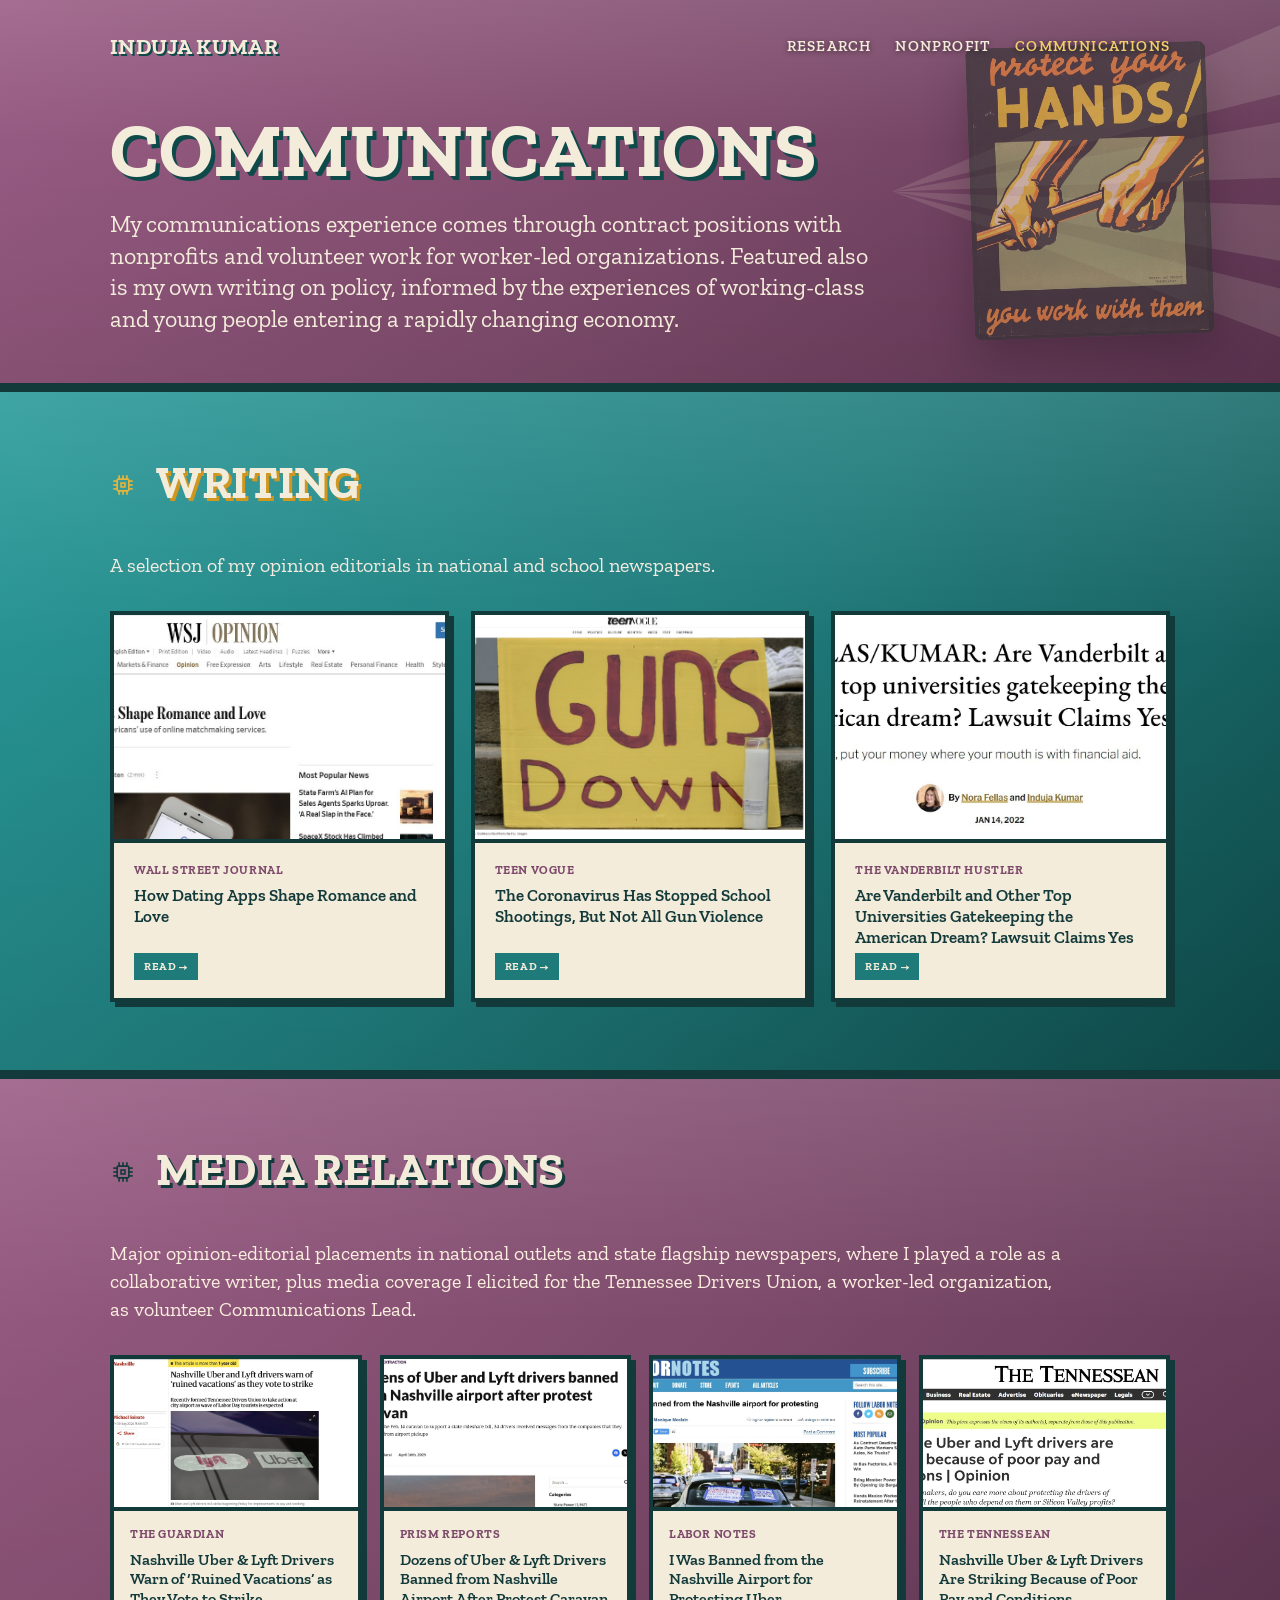
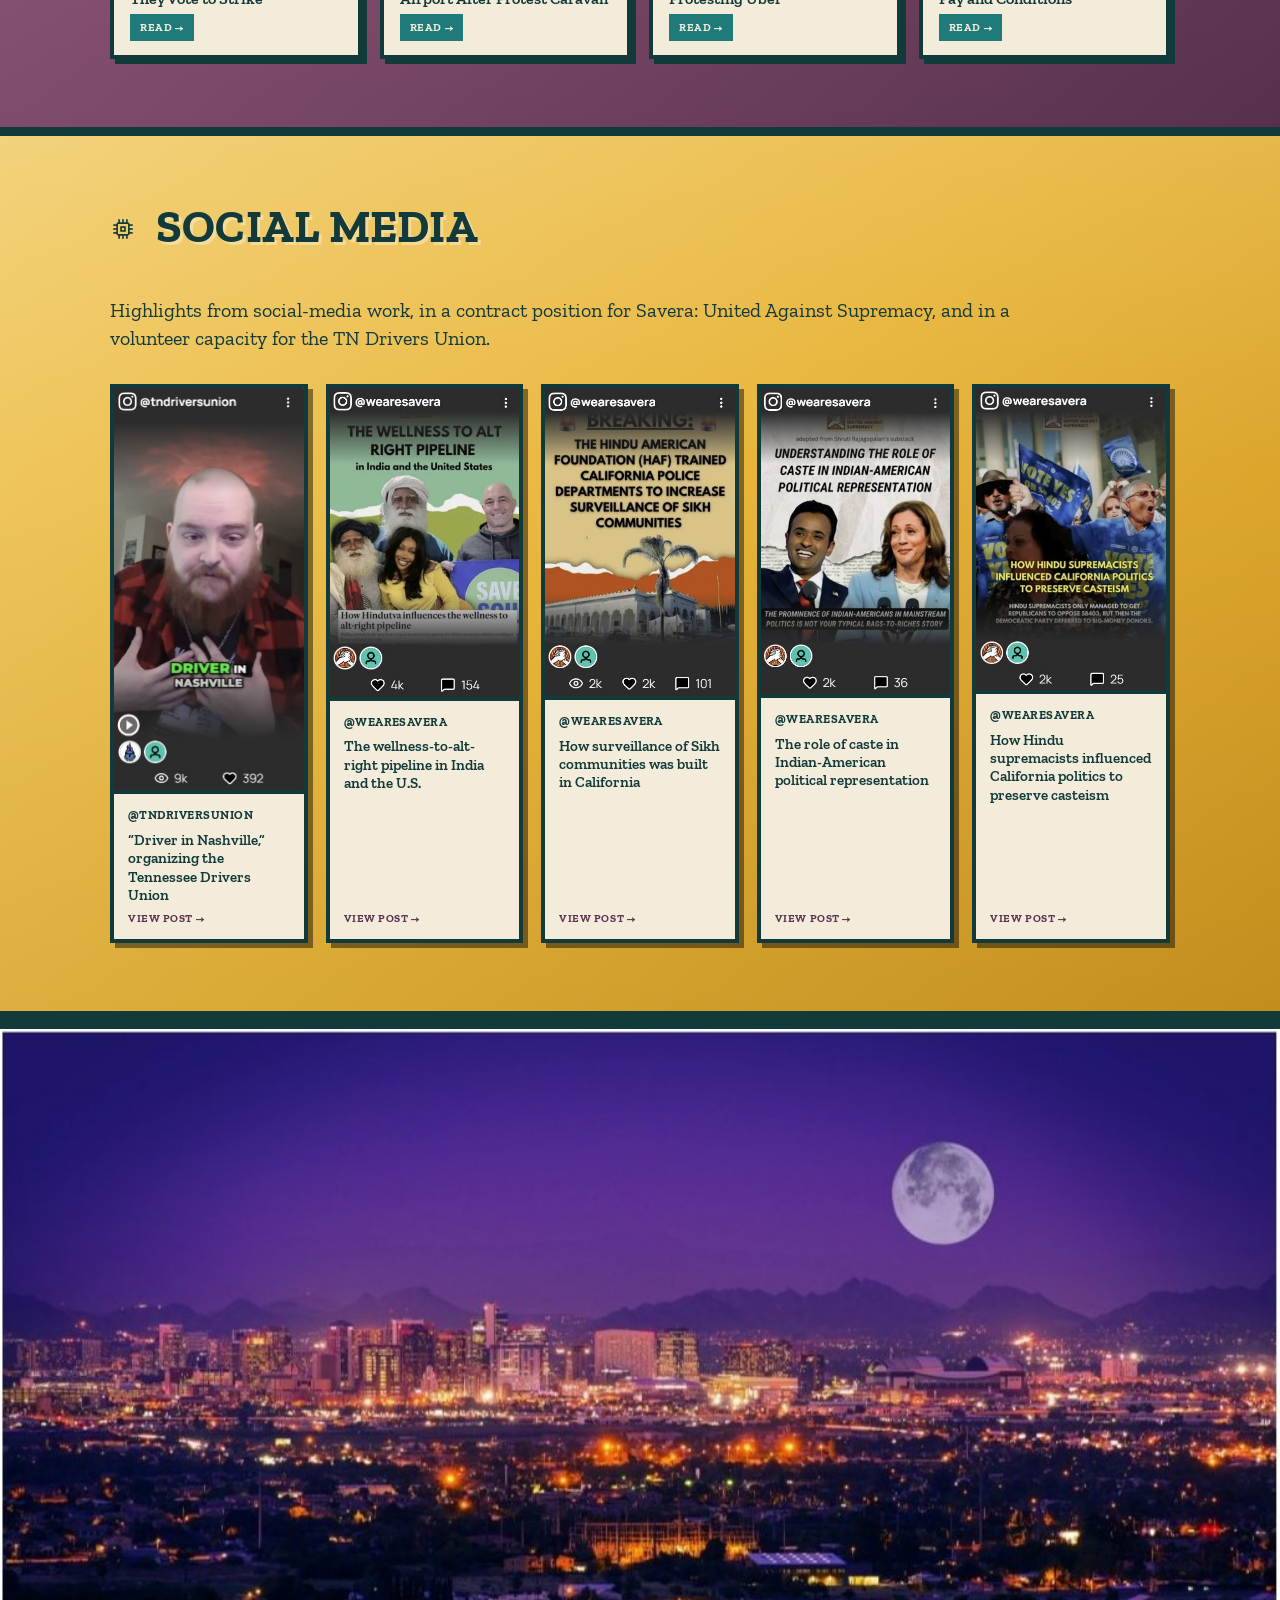
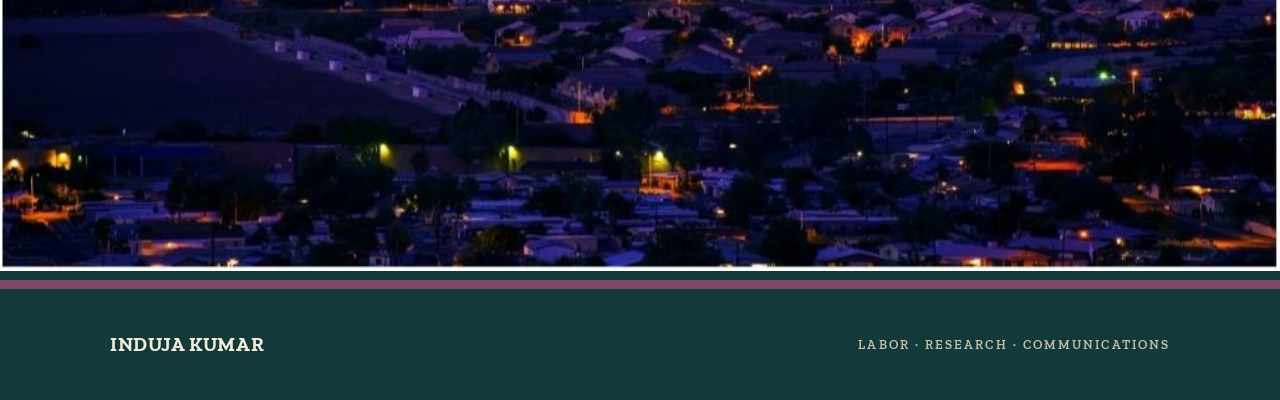
<file: communications.html>
<!DOCTYPE html>
<html lang="en">
<head>
<meta charset="UTF-8">
<meta name="viewport" content="width=device-width, initial-scale=1.0">
<meta name="robots" content="noindex, nofollow, noarchive, nosnippet, noimageindex">
<meta name="googlebot" content="noindex, nofollow">
<title>Communications — Induja Kumar</title>
<link rel="preconnect" href="https://fonts.googleapis.com">
<link rel="preconnect" href="https://fonts.gstatic.com" crossorigin>
<link href="https://fonts.googleapis.com/css2?family=Zilla+Slab:ital,wght@0,400;0,500;0,600;0,700;1,400;1,500&display=swap" rel="stylesheet">
<link rel="stylesheet" href="style.css">
</head>
<body>

<header class="subhead plum-head">
  <svg class="rays" viewBox="0 0 400 400" xmlns="http://www.w3.org/2000/svg" aria-hidden="true"><g fill="#f0e6d0"><path d="M400 80 L120 200 L400 130 Z"/><path d="M400 150 L120 200 L400 190 Z"/><path d="M400 210 L120 200 L400 250 Z"/><path d="M400 270 L120 200 L400 305 Z"/></g></svg>
  <div class="subhead-inner">
    <div class="subnav">
      <a class="home" href="index.html">Induja Kumar</a>
      <div class="links">
        <a href="research.html">Research</a>
        <a href="nonprofit.html">Nonprofit</a>
        <a href="communications.html" class="active">Communications</a>
      </div>
    </div>
    <h1>Communications</h1>
    <p class="standfirst">My communications experience comes through contract positions with nonprofits and volunteer work for worker-led organizations. Featured also is my own writing on policy, informed by the experiences of working-class and young people entering a rapidly changing economy.</p>
    <div class="subhead-popout" aria-hidden="true"><img src="assets/wpa_hands.jpg" alt="WPA Protect Your Hands poster"></div>
  </div>
</header>

<!-- Writing -->
<section class="entry-band s-teal">
  <div class="wrap">
    <div class="dept-head"><span class="num secmark-wrap"><span class="secmark" aria-hidden="true"><svg viewBox="0 0 40 40" fill="none" stroke="currentColor" stroke-width="2.5"><rect x="11" y="11" width="18" height="18" rx="2"/><rect x="17" y="17" width="6" height="6"/><line x1="20" y1="5" x2="20" y2="11"/><line x1="14" y1="5" x2="14" y2="11"/><line x1="26" y1="5" x2="26" y2="11"/><line x1="20" y1="29" x2="20" y2="35"/><line x1="14" y1="29" x2="14" y2="35"/><line x1="26" y1="29" x2="26" y2="35"/><line x1="5" y1="20" x2="11" y2="20"/><line x1="5" y1="14" x2="11" y2="14"/><line x1="5" y1="26" x2="11" y2="26"/><line x1="29" y1="20" x2="35" y2="20"/><line x1="29" y1="14" x2="35" y2="14"/><line x1="29" y1="26" x2="35" y2="26"/></svg></span></span><h2>Writing</h2></div>
    <p class="section-lead" style="margin-bottom:32px;font-size:20px;max-width:46em;">A selection of my opinion editorials in national and school newspapers.</p>
    <div class="embeds writing-full">
      <a class="embed" href="https://www.wsj.com/opinion/how-dating-apps-shape-romance-and-love-online-matchmaking-relationships-digital-age-11640727103" target="_blank" rel="noopener">
        <div class="shot"><img src="assets/embed_wsj.jpg" alt="WSJ: How Dating Apps Shape Romance and Love"></div>
        <div class="cap">
          <span class="outlet">Wall Street Journal</span>
          <span class="etitle">How Dating Apps Shape Romance and Love</span>
          <span class="go">Read &rarr;</span>
        </div>
      </a>
      <a class="embed" href="https://www.teenvogue.com/story/coronavirus-stopped-school-shootings-not-gun-violence-op-ed" target="_blank" rel="noopener">
        <div class="shot"><img src="assets/embed_teenvogue.jpg" alt="Teen Vogue: The Coronavirus Has Stopped School Shootings, But Not All Gun Violence"></div>
        <div class="cap">
          <span class="outlet">Teen Vogue</span>
          <span class="etitle">The Coronavirus Has Stopped School Shootings, But Not All Gun Violence</span>
          <span class="go">Read &rarr;</span>
        </div>
      </a>
      <a class="embed" href="https://vanderbilthustler.com/2022/01/14/fellas-kumar-are-vanderbilt-and-other-top-universities-gatekeeping-the-american-dream-lawsuit-claims-yes/" target="_blank" rel="noopener">
        <div class="shot"><img src="assets/embed_hustler.jpg" alt="Vanderbilt Hustler: Are Vanderbilt and other top universities gatekeeping the American dream?"></div>
        <div class="cap">
          <span class="outlet">The Vanderbilt Hustler</span>
          <span class="etitle">Are Vanderbilt and Other Top Universities Gatekeeping the American Dream? Lawsuit Claims Yes</span>
          <span class="go">Read &rarr;</span>
        </div>
      </a>
    </div>
  </div>
</section>

<!-- Media Relations -->
<section class="entry-band s-oxide">
  <div class="wrap">
    <div class="dept-head"><span class="num secmark-wrap"><span class="secmark" aria-hidden="true"><svg viewBox="0 0 40 40" fill="none" stroke="currentColor" stroke-width="2.5"><rect x="11" y="11" width="18" height="18" rx="2"/><rect x="17" y="17" width="6" height="6"/><line x1="20" y1="5" x2="20" y2="11"/><line x1="14" y1="5" x2="14" y2="11"/><line x1="26" y1="5" x2="26" y2="11"/><line x1="20" y1="29" x2="20" y2="35"/><line x1="14" y1="29" x2="14" y2="35"/><line x1="26" y1="29" x2="26" y2="35"/><line x1="5" y1="20" x2="11" y2="20"/><line x1="5" y1="14" x2="11" y2="14"/><line x1="5" y1="26" x2="11" y2="26"/><line x1="29" y1="20" x2="35" y2="20"/><line x1="29" y1="14" x2="35" y2="14"/><line x1="29" y1="26" x2="35" y2="26"/></svg></span></span><h2>Media Relations</h2></div>
    <p class="section-lead" style="margin-bottom:32px;font-size:20px;max-width:48em;">Major opinion-editorial placements in national outlets and state flagship newspapers, where I played a role as a collaborative writer, plus media coverage I elicited for the Tennessee Drivers Union, a worker-led organization, as volunteer Communications Lead.</p>
    <div class="embeds">
      <a class="embed" href="https://www.theguardian.com/us-news/article/2024/aug/30/uber-lyft-drivers-union-strike-nashville" target="_blank" rel="noopener">
        <div class="shot"><img src="assets/embed_guardian.jpg" alt="The Guardian: Nashville Uber and Lyft drivers warn of ruined vacations as they vote to strike"></div>
        <div class="cap">
          <span class="outlet">The Guardian</span>
          <span class="etitle">Nashville Uber &amp; Lyft Drivers Warn of &lsquo;Ruined Vacations&rsquo; as They Vote to Strike</span>
          <span class="go">Read &rarr;</span>
        </div>
      </a>
      <a class="embed" href="https://prismreports.org/2025/04/16/rideshare-drivers-nashville-airport-ban/" target="_blank" rel="noopener">
        <div class="shot"><img src="assets/embed_prism.jpg" alt="Prism Reports: Dozens of Uber and Lyft drivers banned from Nashville airport after protest caravan"></div>
        <div class="cap">
          <span class="outlet">Prism Reports</span>
          <span class="etitle">Dozens of Uber &amp; Lyft Drivers Banned from Nashville Airport After Protest Caravan</span>
          <span class="go">Read &rarr;</span>
        </div>
      </a>
      <a class="embed" href="https://labornotes.org/blogs/2025/04/i-was-banned-nashville-airport-protesting-uber" target="_blank" rel="noopener">
        <div class="shot"><img src="assets/embed_labornotes.jpg" alt="Labor Notes: I was banned from the Nashville airport for protesting Uber"></div>
        <div class="cap">
          <span class="outlet">Labor Notes</span>
          <span class="etitle">I Was Banned from the Nashville Airport for Protesting Uber</span>
          <span class="go">Read &rarr;</span>
        </div>
      </a>
      <a class="embed" href="https://www.tennessean.com/story/opinion/contributors/2024/11/18/tennessee-uber-lyft-drivers-fair-pay/76308578007/" target="_blank" rel="noopener">
        <div class="shot"><img src="assets/embed_tennessean.jpg" alt="The Tennessean: Nashville Uber and Lyft drivers are striking because of poor pay and conditions"></div>
        <div class="cap">
          <span class="outlet">The Tennessean</span>
          <span class="etitle">Nashville Uber &amp; Lyft Drivers Are Striking Because of Poor Pay and Conditions</span>
          <span class="go">Read &rarr;</span>
        </div>
      </a>
    </div>
  </div>
</section>

<!-- Social Media -->
<section class="entry-band s-gold">
  <div class="wrap">
    <div class="dept-head"><span class="num secmark-wrap"><span class="secmark" aria-hidden="true"><svg viewBox="0 0 40 40" fill="none" stroke="currentColor" stroke-width="2.5"><rect x="11" y="11" width="18" height="18" rx="2"/><rect x="17" y="17" width="6" height="6"/><line x1="20" y1="5" x2="20" y2="11"/><line x1="14" y1="5" x2="14" y2="11"/><line x1="26" y1="5" x2="26" y2="11"/><line x1="20" y1="29" x2="20" y2="35"/><line x1="14" y1="29" x2="14" y2="35"/><line x1="26" y1="29" x2="26" y2="35"/><line x1="5" y1="20" x2="11" y2="20"/><line x1="5" y1="14" x2="11" y2="14"/><line x1="5" y1="26" x2="11" y2="26"/><line x1="29" y1="20" x2="35" y2="20"/><line x1="29" y1="14" x2="35" y2="14"/><line x1="29" y1="26" x2="35" y2="26"/></svg></span></span><h2>Social Media</h2></div>
    <p class="section-lead" style="margin-bottom:32px;font-size:20px;max-width:46em;">Highlights from social-media work, in a contract position for Savera: United Against Supremacy, and in a volunteer capacity for the TN Drivers Union.</p>
    <div class="social-cards">
      <a class="scard" href="https://www.instagram.com/reel/DCZ4Hl-uTfF/" target="_blank" rel="noopener">
        <div class="shot"><img src="assets/social_tdu.jpg" alt="@tndriversunion Instagram post: Driver in Nashville"></div>
        <div class="cap">
          <span class="outlet">@tndriversunion</span>
          <span class="etitle">&ldquo;Driver in Nashville,&rdquo; organizing the Tennessee Drivers Union</span>
          <span class="go">View post &rarr;</span>
        </div>
      </a>
      <a class="scard" href="https://www.instagram.com/p/DFbTR1Ly2vX" target="_blank" rel="noopener">
        <div class="shot"><img src="assets/social_pipeline.jpg" alt="@wearesavera Instagram post: The Wellness to Alt-Right Pipeline"></div>
        <div class="cap">
          <span class="outlet">@wearesavera</span>
          <span class="etitle">The wellness-to-alt-right pipeline in India and the U.S.</span>
          <span class="go">View post &rarr;</span>
        </div>
      </a>
      <a class="scard" href="https://www.instagram.com/p/DA9DGNSy7Gu" target="_blank" rel="noopener">
        <div class="shot"><img src="assets/social_haf.jpg" alt="@wearesavera Instagram post: HAF trained California police to surveil Sikh communities"></div>
        <div class="cap">
          <span class="outlet">@wearesavera</span>
          <span class="etitle">How surveillance of Sikh communities was built in California</span>
          <span class="go">View post &rarr;</span>
        </div>
      </a>
      <a class="scard" href="https://www.instagram.com/p/C-Gc7EhSerb" target="_blank" rel="noopener">
        <div class="shot"><img src="assets/social_caste.jpg" alt="@wearesavera Instagram post: The role of caste in Indian-American political representation"></div>
        <div class="cap">
          <span class="outlet">@wearesavera</span>
          <span class="etitle">The role of caste in Indian-American political representation</span>
          <span class="go">View post &rarr;</span>
        </div>
      </a>
      <a class="scard" href="https://www.instagram.com/p/DDQKPUsyxQH" target="_blank" rel="noopener">
        <div class="shot"><img src="assets/social_california.jpg" alt="@wearesavera Instagram post: How Hindu supremacists influenced California politics"></div>
        <div class="cap">
          <span class="outlet">@wearesavera</span>
          <span class="etitle">How Hindu supremacists influenced California politics to preserve casteism</span>
          <span class="go">View post &rarr;</span>
        </div>
      </a>
    </div>
  </div>
</section>


<div class="fullbleed-strip">
  <img src="assets/phx_night.jpg" alt="Phoenix skyline at night under a full moon">
</div>

<footer class="subfooter">
  <div class="wrap">
    <a class="fname" href="index.html">Induja Kumar</a>
    <span class="label" style="color:var(--bone-dim)">Labor &middot; Research &middot; Communications</span>
  </div>
</footer>

</body>
</html>
</file>
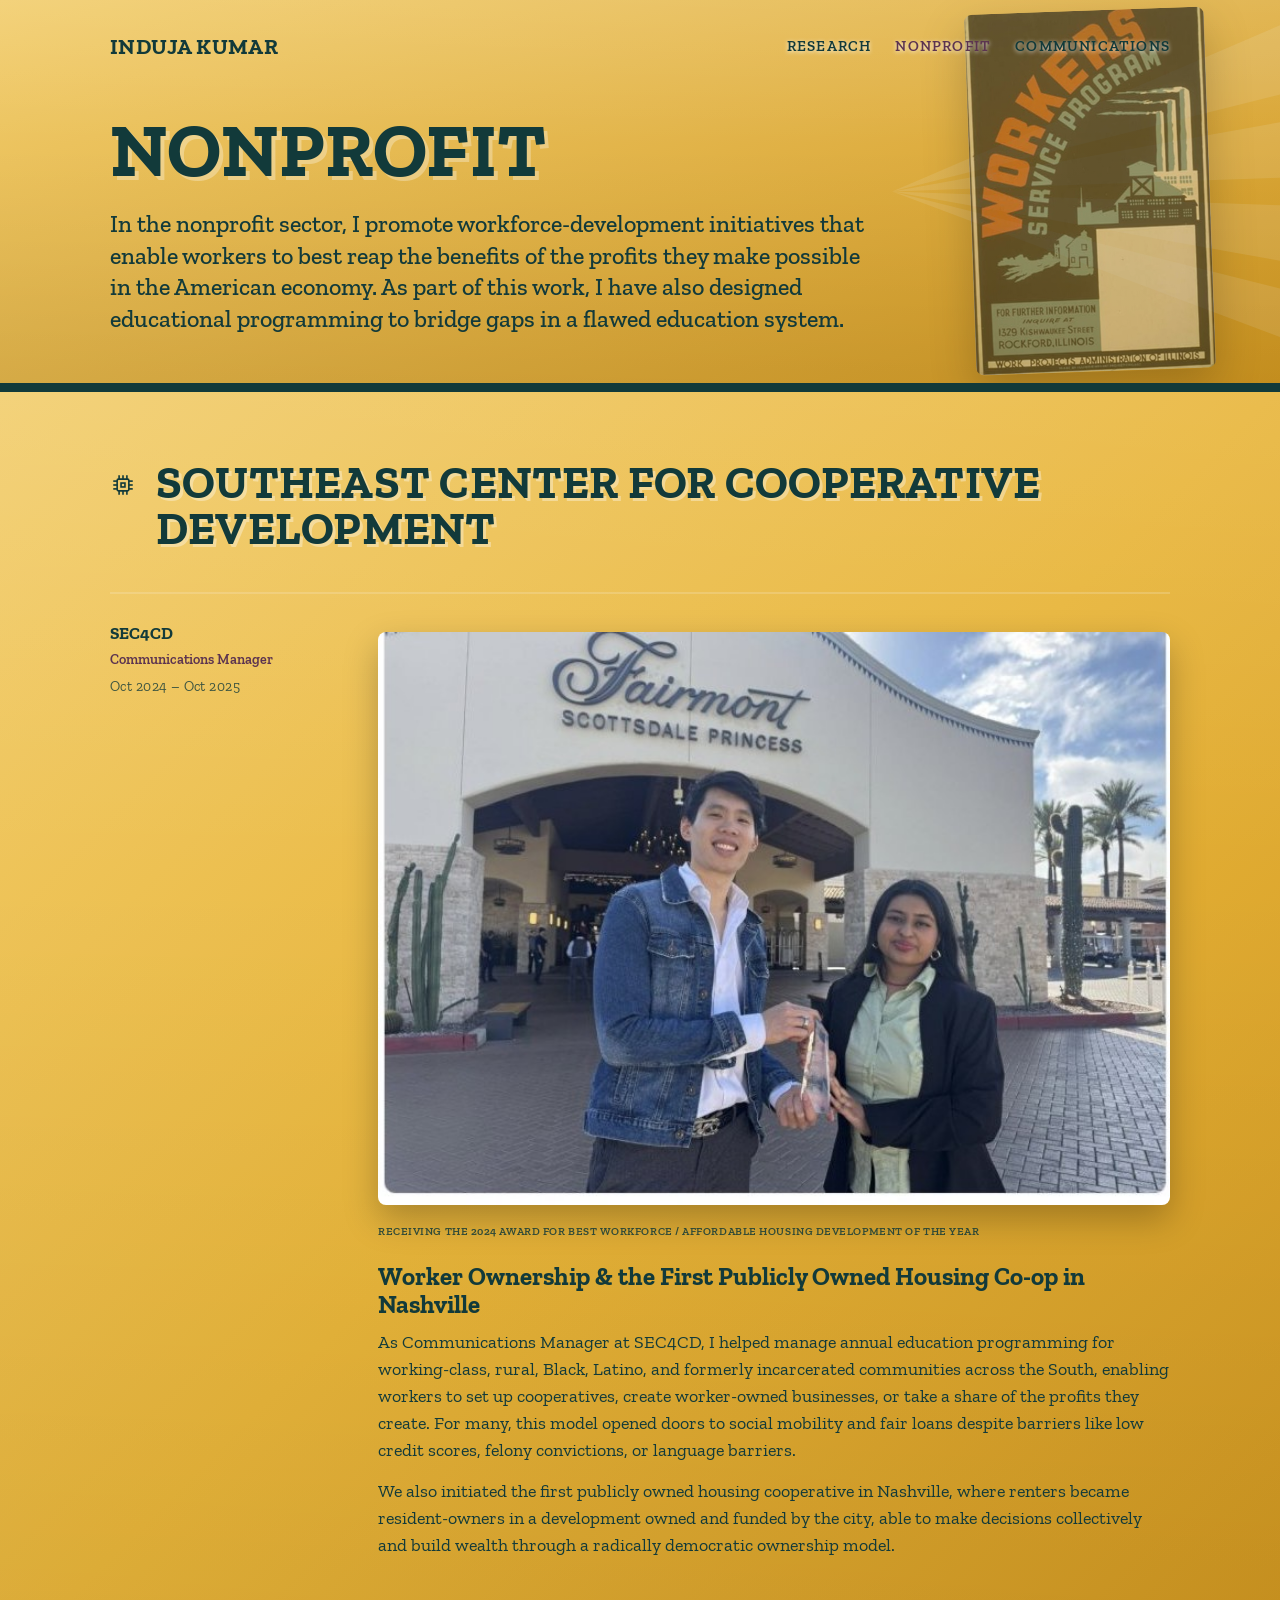
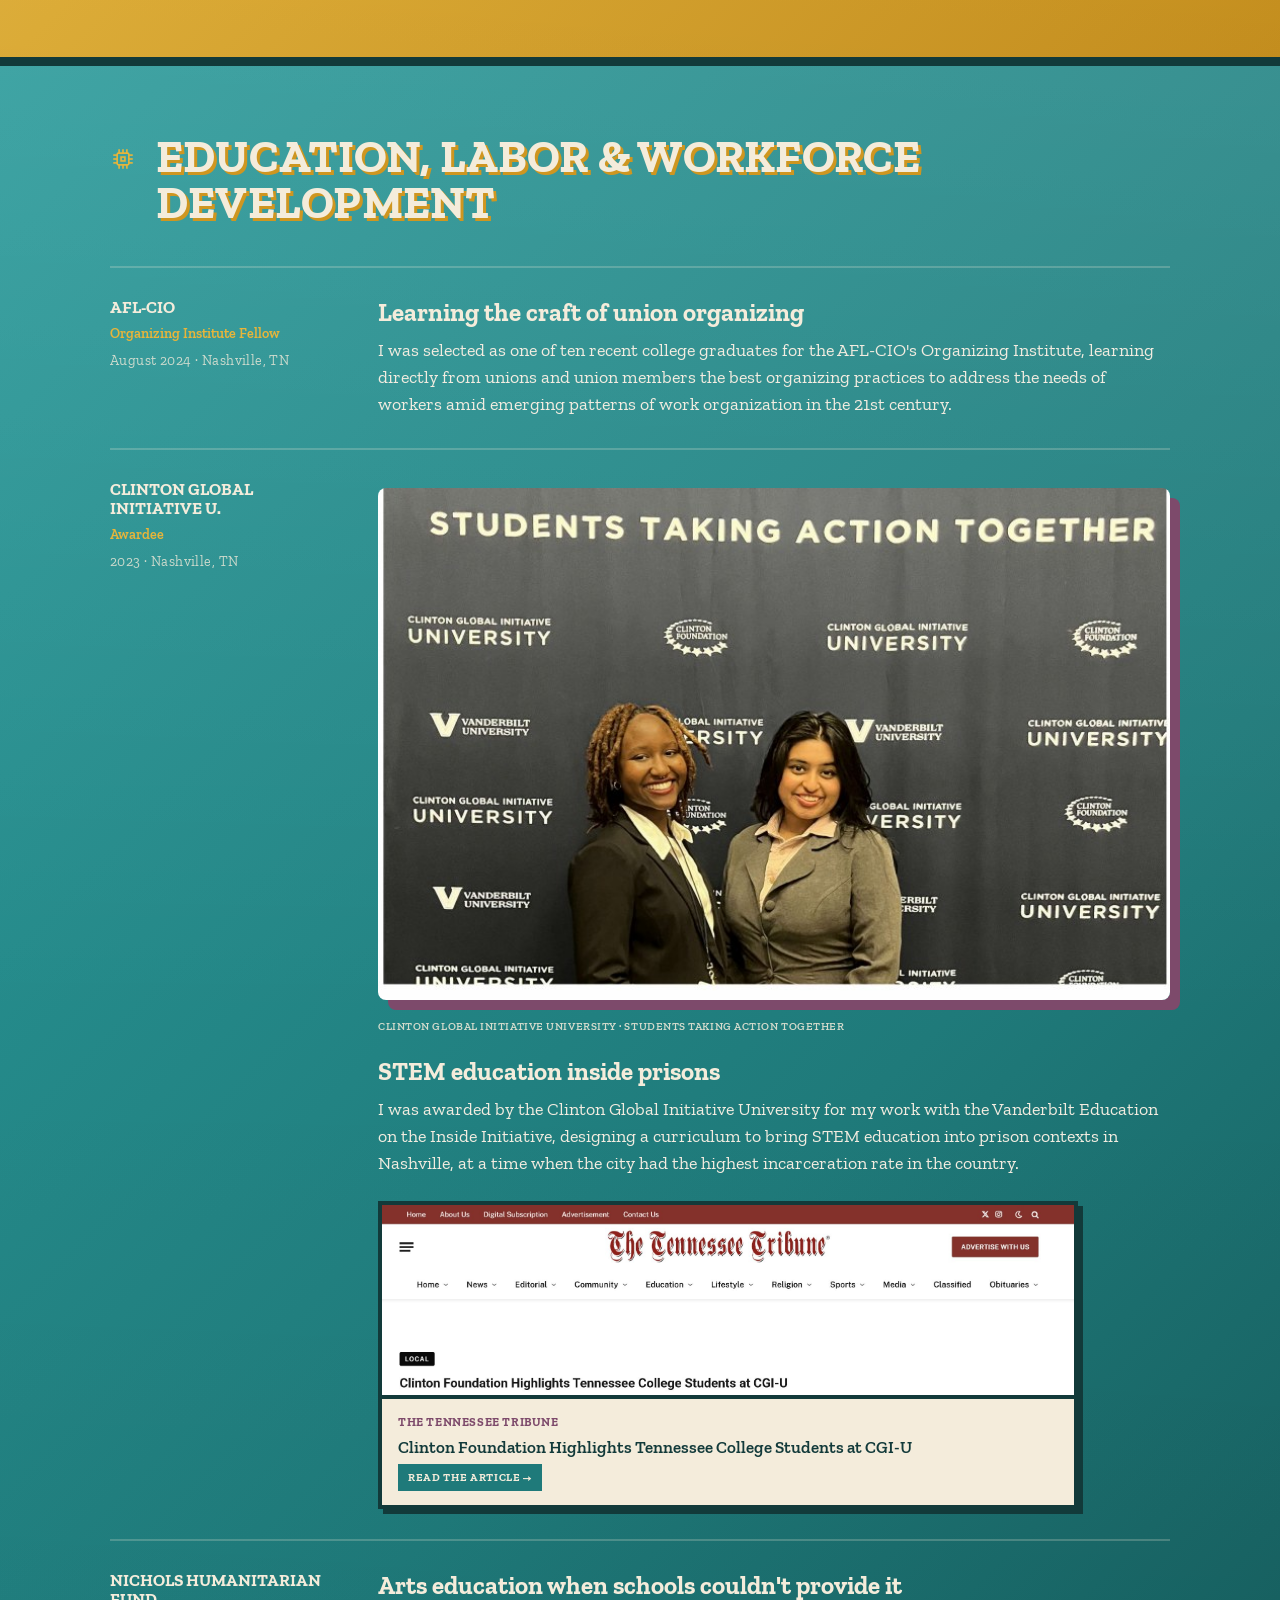
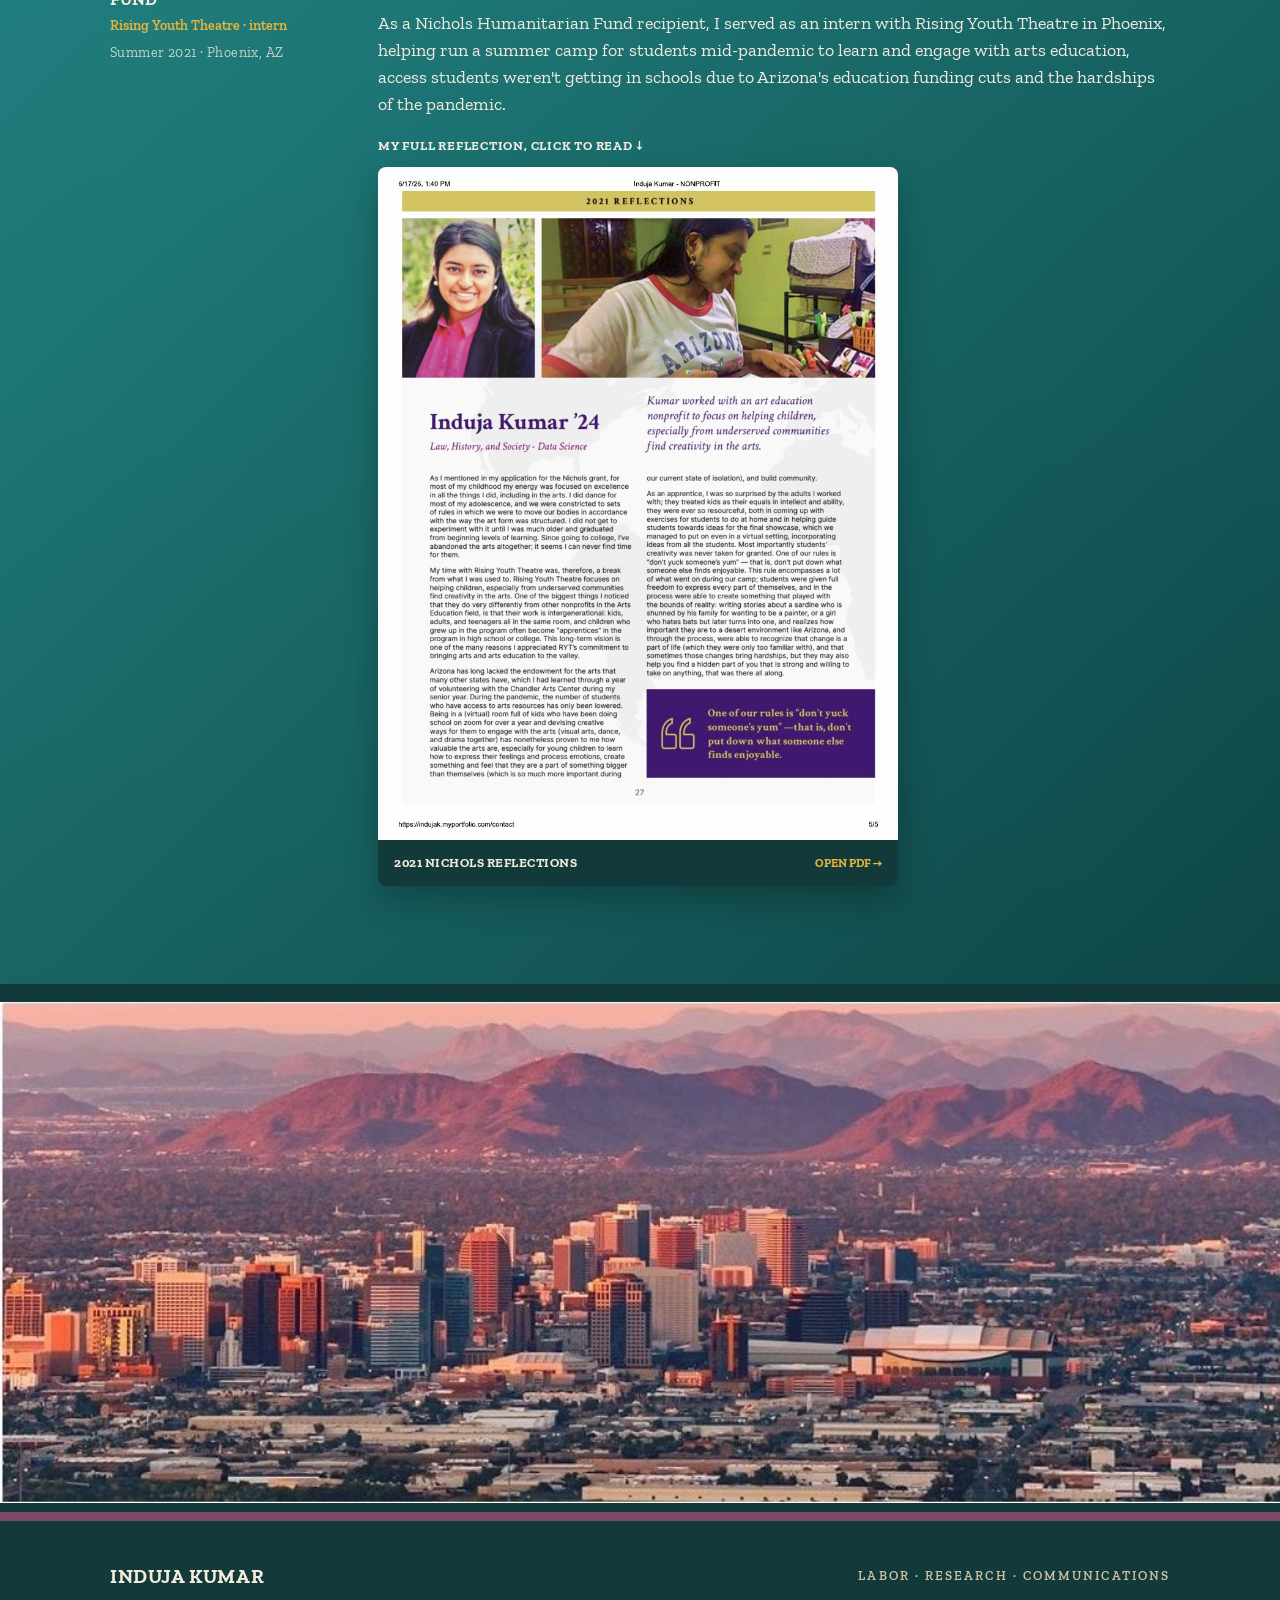
<file: nonprofit.html>
<!DOCTYPE html>
<html lang="en">
<head>
<meta charset="UTF-8">
<meta name="viewport" content="width=device-width, initial-scale=1.0">
<meta name="robots" content="noindex, nofollow, noarchive, nosnippet, noimageindex">
<meta name="googlebot" content="noindex, nofollow">
<title>Nonprofit — Induja Kumar</title>
<link rel="preconnect" href="https://fonts.googleapis.com">
<link rel="preconnect" href="https://fonts.gstatic.com" crossorigin>
<link href="https://fonts.googleapis.com/css2?family=Zilla+Slab:ital,wght@0,400;0,500;0,600;0,700;1,400;1,500&display=swap" rel="stylesheet">
<link rel="stylesheet" href="style.css">
</head>
<body>

<header class="subhead ochre-head">
  <svg class="rays" viewBox="0 0 400 400" xmlns="http://www.w3.org/2000/svg" aria-hidden="true"><g fill="#f0e6d0"><path d="M400 80 L120 200 L400 130 Z"/><path d="M400 150 L120 200 L400 190 Z"/><path d="M400 210 L120 200 L400 250 Z"/><path d="M400 270 L120 200 L400 305 Z"/></g></svg>
  <div class="subhead-inner">
    <div class="subnav">
      <a class="home" href="index.html">Induja Kumar</a>
      <div class="links">
        <a href="research.html">Research</a>
        <a href="nonprofit.html" class="active">Nonprofit</a>
        <a href="communications.html">Communications</a>
      </div>
    </div>
    <h1>Nonprofit</h1>
    <p class="standfirst">In the nonprofit sector, I promote workforce-development initiatives that enable workers to best reap the benefits of the profits they make possible in the American economy. As part of this work, I have also designed educational programming to bridge gaps in a flawed education system.</p>
    <div class="subhead-popout" aria-hidden="true"><img src="assets/wpa_care.jpg" alt="WPA Work With Care poster"></div>
  </div>
</header>

<!-- Southeast Center -->
<section class="entry-band s-gold">
  <div class="wrap">
    <div class="dept-head"><span class="num secmark-wrap"><span class="secmark" aria-hidden="true"><svg viewBox="0 0 40 40" fill="none" stroke="currentColor" stroke-width="2.5"><rect x="11" y="11" width="18" height="18" rx="2"/><rect x="17" y="17" width="6" height="6"/><line x1="20" y1="5" x2="20" y2="11"/><line x1="14" y1="5" x2="14" y2="11"/><line x1="26" y1="5" x2="26" y2="11"/><line x1="20" y1="29" x2="20" y2="35"/><line x1="14" y1="29" x2="14" y2="35"/><line x1="26" y1="29" x2="26" y2="35"/><line x1="5" y1="20" x2="11" y2="20"/><line x1="5" y1="14" x2="11" y2="14"/><line x1="5" y1="26" x2="11" y2="26"/><line x1="29" y1="20" x2="35" y2="20"/><line x1="29" y1="14" x2="35" y2="14"/><line x1="29" y1="26" x2="35" y2="26"/></svg></span></span><h2>Southeast Center for Cooperative Development</h2></div>
    <div class="proj">
      <div class="meta">
        <div class="org">SEC4CD</div>
        <div class="role">Communications Manager</div>
        <div class="date">Oct 2024 &ndash; Oct 2025</div>
      </div>
      <div class="body">
        <figure class="photoplate">
          <img src="assets/award.jpg" alt="Induja Kumar receiving the 2024 Workforce / Affordable Housing Development of the Year award">
        </figure>
        <div class="photo-credit">Receiving the 2024 award for Best Workforce / Affordable Housing Development of the Year</div>
        <h3 style="margin-top:22px;">Worker Ownership &amp; the First Publicly Owned Housing Co-op in Nashville</h3>
        <p>As Communications Manager at SEC4CD, I helped manage annual education programming for working-class, rural, Black, Latino, and formerly incarcerated communities across the South, enabling workers to set up cooperatives, create worker-owned businesses, or take a share of the profits they create. For many, this model opened doors to social mobility and fair loans despite barriers like low credit scores, felony convictions, or language barriers.</p>
        <p style="margin-top:14px;">We also initiated the first publicly owned housing cooperative in Nashville, where renters became resident-owners in a development owned and funded by the city, able to make decisions collectively and build wealth through a radically democratic ownership model.</p>
      </div>
    </div>
  </div>
</section>

<!-- Education, Labor, Workforce Development -->
<section class="entry-band s-teal">
  <div class="wrap">
    <div class="dept-head"><span class="num secmark-wrap"><span class="secmark" aria-hidden="true"><svg viewBox="0 0 40 40" fill="none" stroke="currentColor" stroke-width="2.5"><rect x="11" y="11" width="18" height="18" rx="2"/><rect x="17" y="17" width="6" height="6"/><line x1="20" y1="5" x2="20" y2="11"/><line x1="14" y1="5" x2="14" y2="11"/><line x1="26" y1="5" x2="26" y2="11"/><line x1="20" y1="29" x2="20" y2="35"/><line x1="14" y1="29" x2="14" y2="35"/><line x1="26" y1="29" x2="26" y2="35"/><line x1="5" y1="20" x2="11" y2="20"/><line x1="5" y1="14" x2="11" y2="14"/><line x1="5" y1="26" x2="11" y2="26"/><line x1="29" y1="20" x2="35" y2="20"/><line x1="29" y1="14" x2="35" y2="14"/><line x1="29" y1="26" x2="35" y2="26"/></svg></span></span><h2>Education, Labor &amp; Workforce Development</h2></div>

    <div class="proj">
      <div class="meta">
        <div class="org">AFL-CIO</div>
        <div class="role">Organizing Institute Fellow</div>
        <div class="date">August 2024 &middot; Nashville, TN</div>
      </div>
      <div class="body">
        <h3>Learning the craft of union organizing</h3>
        <p>I was selected as one of ten recent college graduates for the AFL-CIO's Organizing Institute, learning directly from unions and union members the best organizing practices to address the needs of workers amid emerging patterns of work organization in the 21st century.</p>
      </div>
    </div>

    <div class="proj">
      <div class="meta">
        <div class="org">Clinton Global Initiative U.</div>
        <div class="role">Awardee</div>
        <div class="date">2023 &middot; Nashville, TN</div>
      </div>
      <div class="body">
        <figure class="photoplate" style="box-shadow:10px 10px 0 var(--oxide);">
          <img src="assets/cgi.jpg" alt="Induja Kumar at the Clinton Global Initiative University, Students Taking Action Together">
        </figure>
        <div class="photo-credit">Clinton Global Initiative University &middot; Students Taking Action Together</div>
        <h3 style="margin-top:22px;">STEM education inside prisons</h3>
        <p>I was awarded by the Clinton Global Initiative University for my work with the Vanderbilt Education on the Inside Initiative, designing a curriculum to bring STEM education into prison contexts in Nashville, at a time when the city had the highest incarceration rate in the country.</p>
        <!-- Link embed: tntribune -->
        <a class="embed wide" style="margin-top:24px;max-width:700px;display:block;" href="https://tntribune.com/clinton-foundation-highlights-tennessee-college-students-at-cgi-u/" target="_blank" rel="noopener">
          <div class="shot" style="aspect-ratio:auto;"><img src="assets/embed_tntribune.jpg" alt="The Tennessee Tribune: Clinton Foundation Highlights Tennessee College Students at CGI-U" style="height:auto;object-fit:contain;"></div>
          <div class="cap">
            <span class="outlet">The Tennessee Tribune</span>
            <span class="etitle">Clinton Foundation Highlights Tennessee College Students at CGI-U</span>
            <span class="go">Read the article &rarr;</span>
          </div>
        </a>
      </div>
    </div>

    <div class="proj">
      <div class="meta">
        <div class="org">Nichols Humanitarian Fund</div>
        <div class="role">Rising Youth Theatre &middot; intern</div>
        <div class="date">Summer 2021 &middot; Phoenix, AZ</div>
      </div>
      <div class="body">
        <h3>Arts education when schools couldn't provide it</h3>
        <p>As a Nichols Humanitarian Fund recipient, I served as an intern with Rising Youth Theatre in Phoenix, helping run a summer camp for students mid-pandemic to learn and engage with arts education, access students weren't getting in schools due to Arizona's education funding cuts and the hardships of the pandemic.</p>
        <p style="margin-top:18px;font-family:'Zilla Slab';font-weight:700;text-transform:uppercase;letter-spacing:0.06em;font-size:13px;">My full reflection, click to read &darr;</p>
        <!-- Clickable Nichols reflections PDF -->
        <a class="docframe" href="assets/nichols.pdf" target="_blank" rel="noopener" style="margin-top:12px;">
          <img src="assets/nichols_reflection.jpg" alt="2021 Nichols Humanitarian Fund Reflections page featuring Induja Kumar">
          <div class="docbar">
            <span class="t">2021 Nichols Reflections</span>
            <span class="t2">Open PDF &rarr;</span>
          </div>
        </a>
      </div>
    </div>
  </div>
</section>

<div class="fullbleed-strip">
  <img src="assets/phx_dusk.jpg" alt="Phoenix skyline at dusk against the mountains">
</div>

<footer class="subfooter">
  <div class="wrap">
    <a class="fname" href="index.html">Induja Kumar</a>
    <span class="label" style="color:var(--bone-dim)">Labor &middot; Research &middot; Communications</span>
  </div>
</footer>

</body>
</html>
</file>
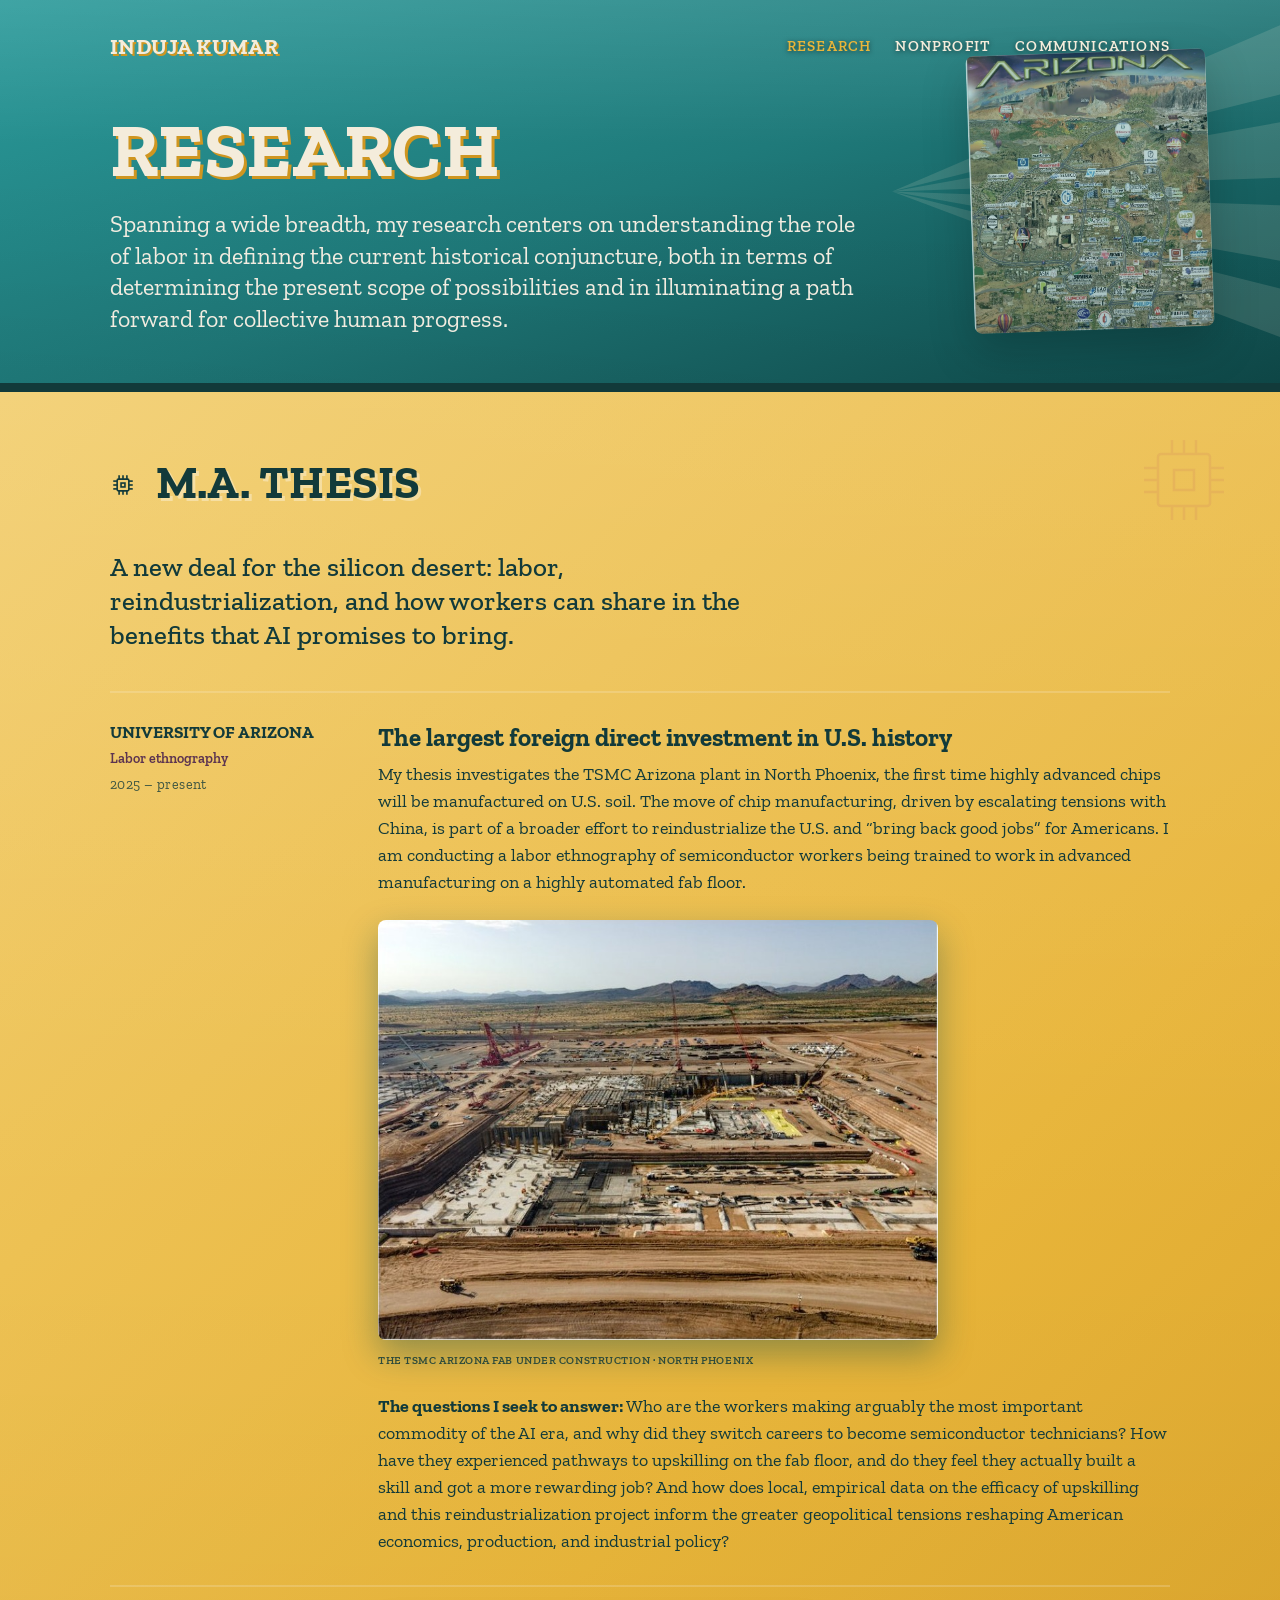
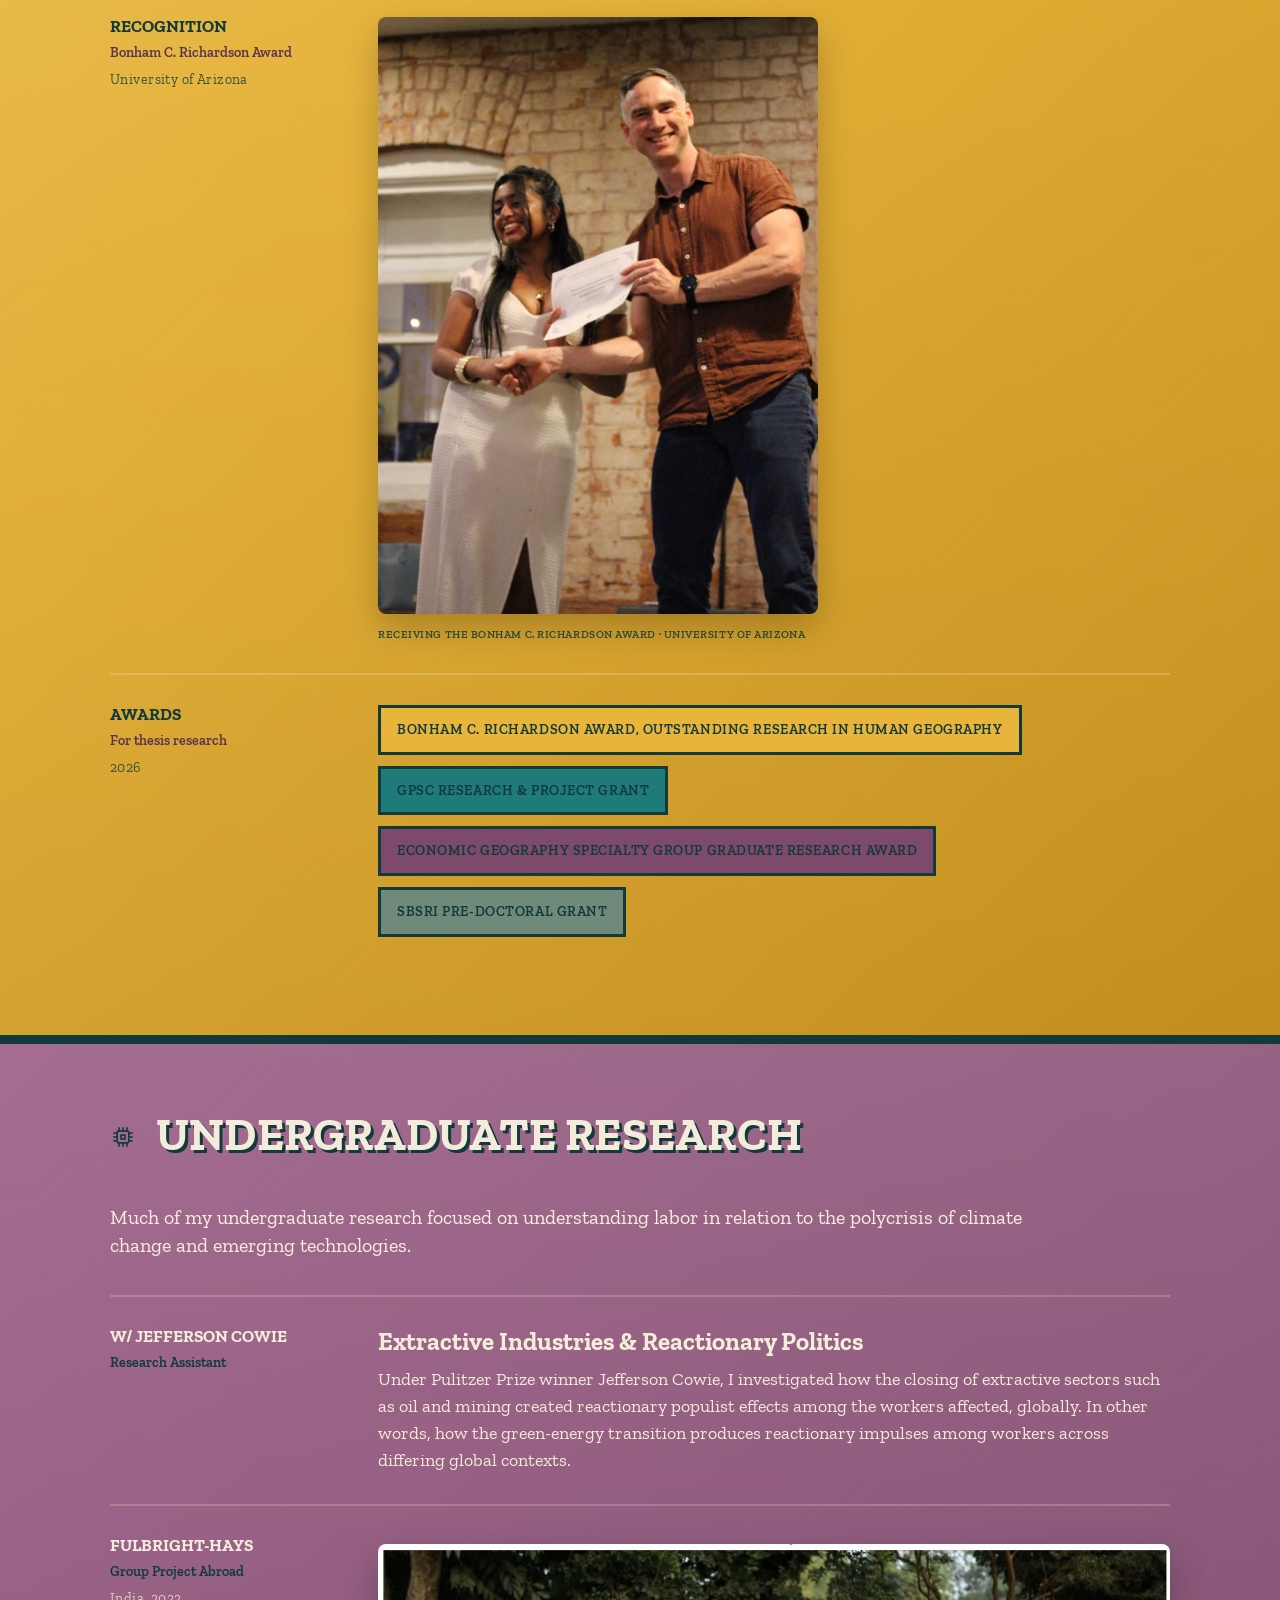
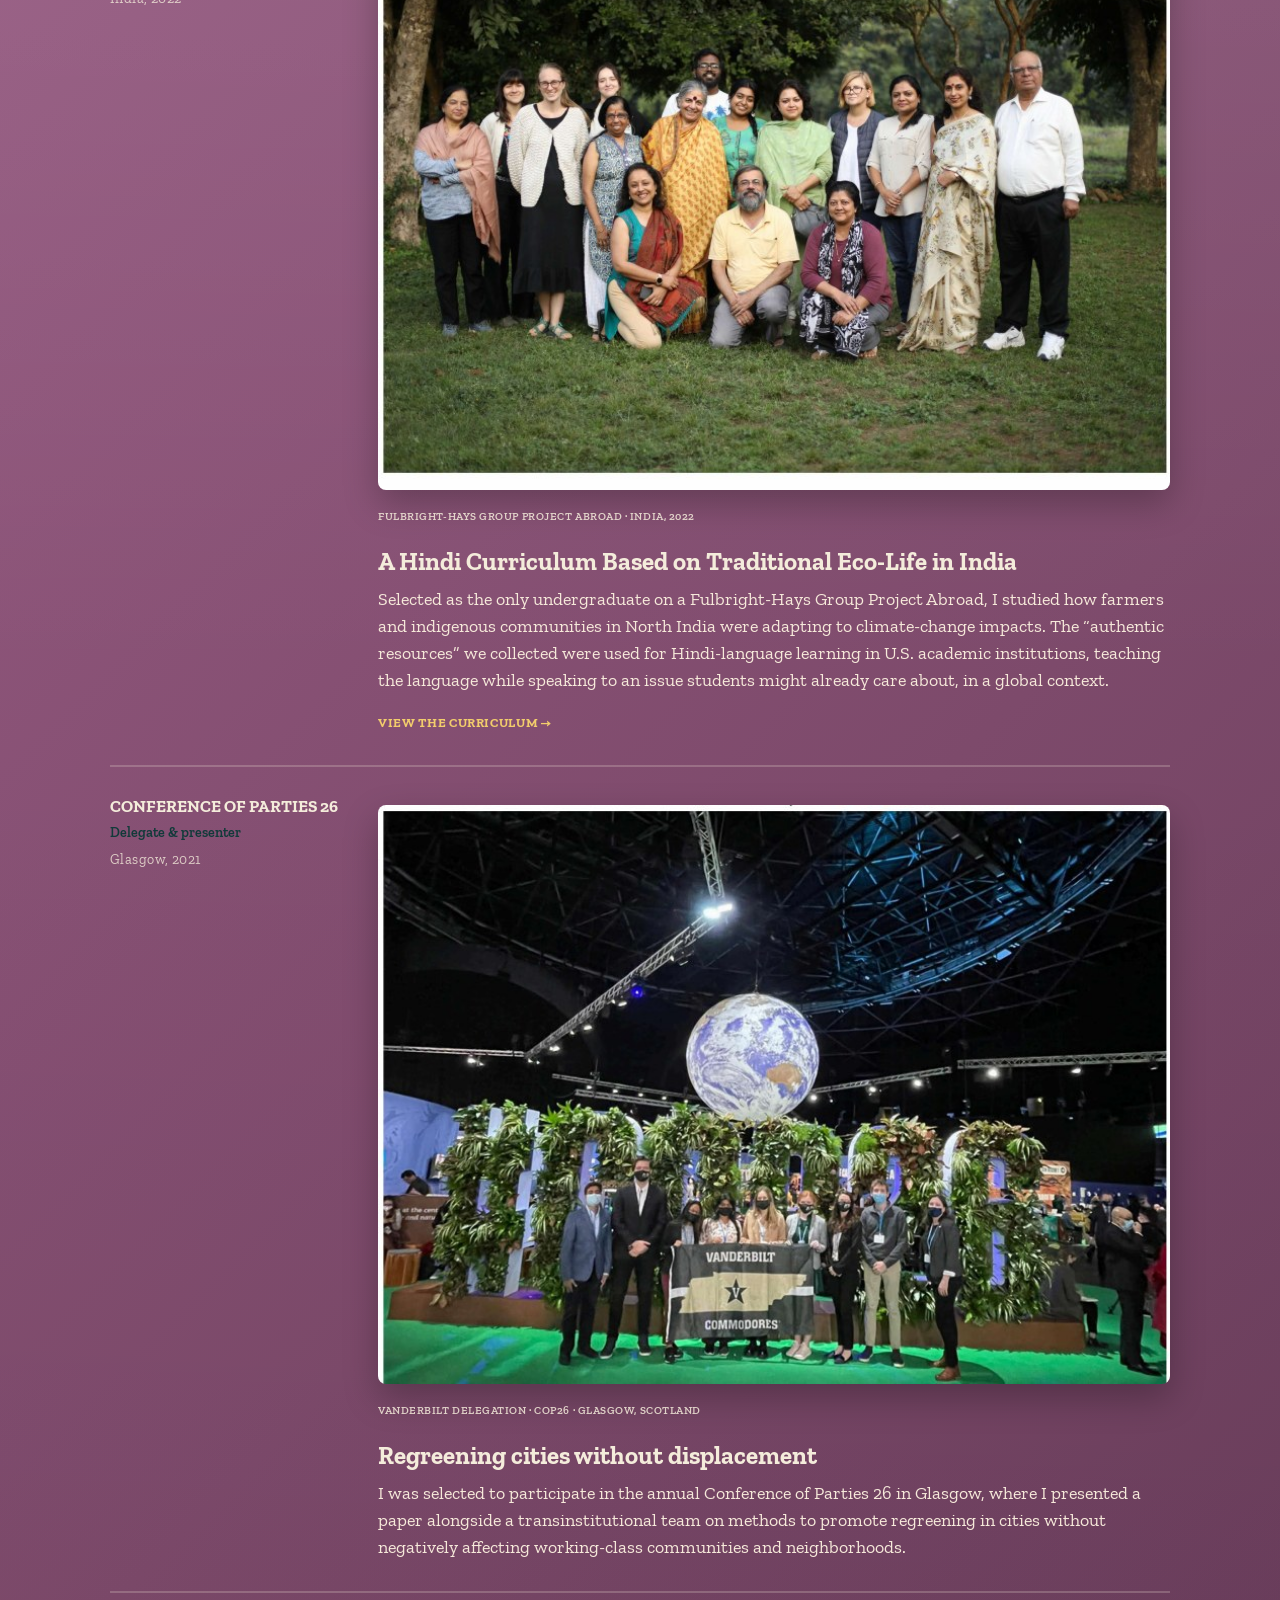
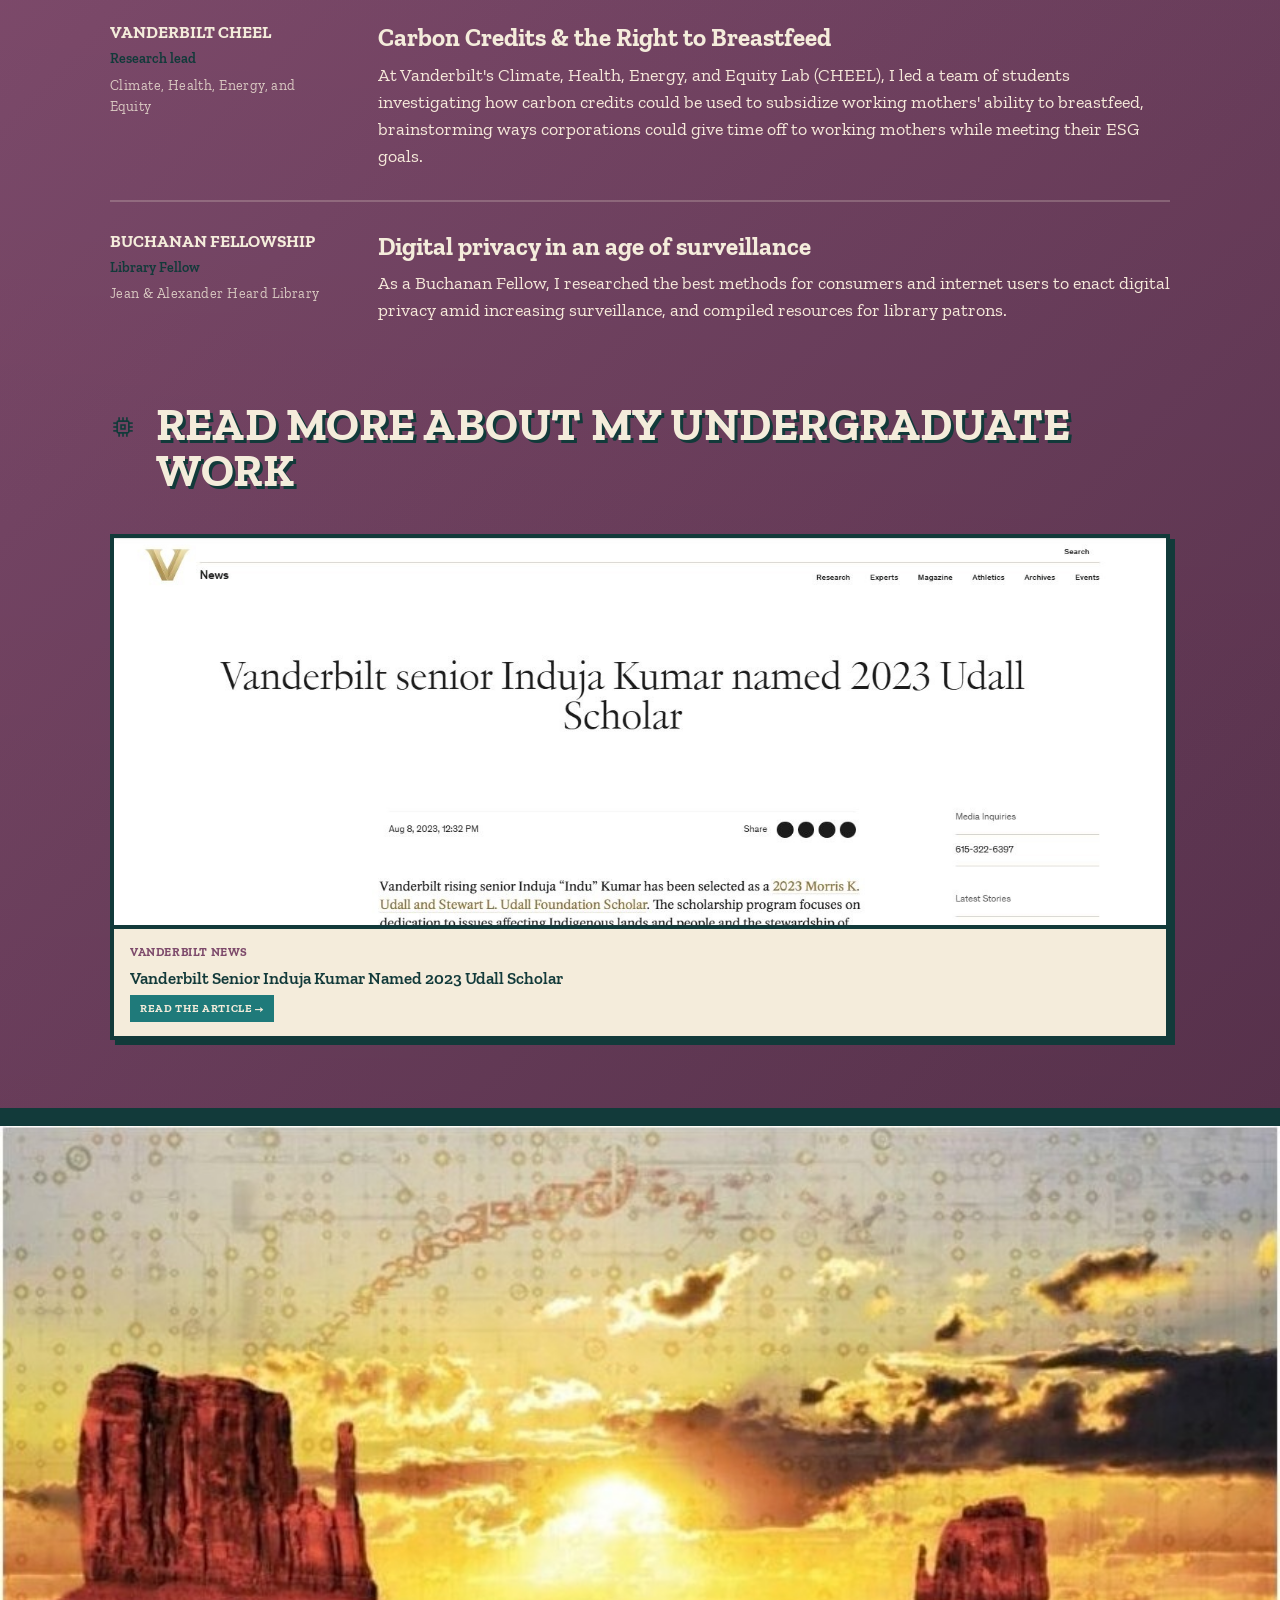
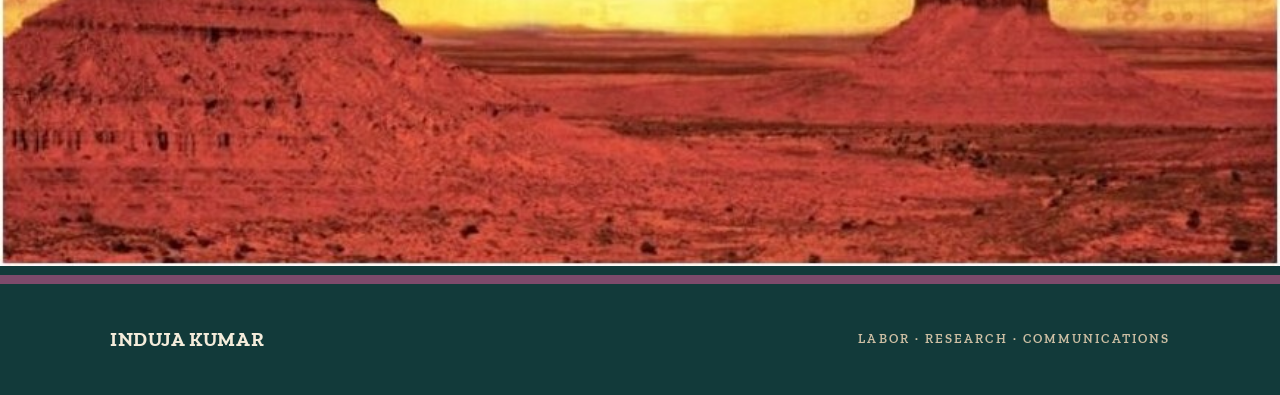
<file: research.html>
<!DOCTYPE html>
<html lang="en">
<head>
<meta charset="UTF-8">
<meta name="viewport" content="width=device-width, initial-scale=1.0">
<meta name="robots" content="noindex, nofollow, noarchive, nosnippet, noimageindex">
<meta name="googlebot" content="noindex, nofollow">
<title>Research — Induja Kumar</title>
<link rel="preconnect" href="https://fonts.googleapis.com">
<link rel="preconnect" href="https://fonts.gstatic.com" crossorigin>
<link href="https://fonts.googleapis.com/css2?family=Zilla+Slab:ital,wght@0,400;0,500;0,600;0,700;1,400;1,500&display=swap" rel="stylesheet">
<link rel="stylesheet" href="style.css">
</head>
<body>

<header class="subhead">
  <svg class="rays" viewBox="0 0 400 400" xmlns="http://www.w3.org/2000/svg" aria-hidden="true"><g fill="#f0e6d0"><path d="M400 80 L120 200 L400 130 Z"/><path d="M400 150 L120 200 L400 190 Z"/><path d="M400 210 L120 200 L400 250 Z"/><path d="M400 270 L120 200 L400 305 Z"/></g></svg>
  <div class="subhead-inner">
    <div class="subnav">
      <a class="home" href="index.html">Induja Kumar</a>
      <div class="links">
        <a href="research.html" class="active">Research</a>
        <a href="nonprofit.html">Nonprofit</a>
        <a href="communications.html">Communications</a>
      </div>
    </div>
    <h1>Research</h1>
    <p class="standfirst">Spanning a wide breadth, my research centers on understanding the role of labor in defining the current historical conjuncture, both in terms of determining the present scope of possibilities and in illuminating a path forward for collective human progress.</p>
    <div class="subhead-popout" aria-hidden="true"><img src="assets/az_map.jpg" alt="Illustrated map of Arizona technology and semiconductor companies"></div>
  </div>
</header>

<!-- M.A. Thesis -->
<section class="entry-band s-gold">
  <div class="motif tr" aria-hidden="true"><svg width="120" height="120" viewBox="0 0 120 120" fill="none" stroke="#e0a04a" stroke-width="2.5"><rect x="34" y="34" width="52" height="52" rx="3"/><rect x="50" y="50" width="20" height="20"/><g><line x1="60" y1="20" x2="60" y2="34"/><line x1="48" y1="20" x2="48" y2="34"/><line x1="72" y1="20" x2="72" y2="34"/><line x1="60" y1="86" x2="60" y2="100"/><line x1="48" y1="86" x2="48" y2="100"/><line x1="72" y1="86" x2="72" y2="100"/><line x1="20" y1="60" x2="34" y2="60"/><line x1="20" y1="48" x2="34" y2="48"/><line x1="20" y1="72" x2="34" y2="72"/><line x1="86" y1="60" x2="100" y2="60"/><line x1="86" y1="48" x2="100" y2="48"/><line x1="86" y1="72" x2="100" y2="72"/></g></svg></div>
  <div class="wrap">
    <div class="dept-head"><span class="num secmark-wrap"><span class="secmark" aria-hidden="true"><svg viewBox="0 0 40 40" fill="none" stroke="currentColor" stroke-width="2.5"><rect x="11" y="11" width="18" height="18" rx="2"/><rect x="17" y="17" width="6" height="6"/><line x1="20" y1="5" x2="20" y2="11"/><line x1="14" y1="5" x2="14" y2="11"/><line x1="26" y1="5" x2="26" y2="11"/><line x1="20" y1="29" x2="20" y2="35"/><line x1="14" y1="29" x2="14" y2="35"/><line x1="26" y1="29" x2="26" y2="35"/><line x1="5" y1="20" x2="11" y2="20"/><line x1="5" y1="14" x2="11" y2="14"/><line x1="5" y1="26" x2="11" y2="26"/><line x1="29" y1="20" x2="35" y2="20"/><line x1="29" y1="14" x2="35" y2="14"/><line x1="29" y1="26" x2="35" y2="26"/></svg></span></span><h2>M.A. Thesis</h2></div>
    <p class="section-lead" style="font-size:27px;font-weight:500;line-height:1.25;max-width:24em;">A new deal for the silicon desert: labor, reindustrialization, and how workers can share in the benefits that AI promises to bring.</p>
    <div class="proj">
      <div class="meta">
        <div class="org">University of Arizona</div>
        <div class="role">Labor ethnography</div>
        <div class="date">2025 &ndash; present</div>
      </div>
      <div class="body">
        <h3>The largest foreign direct investment in U.S. history</h3>
        <p>My thesis investigates the TSMC Arizona plant in North Phoenix, the first time highly advanced chips will be manufactured on U.S. soil. The move of chip manufacturing, driven by escalating tensions with China, is part of a broader effort to reindustrialize the U.S. and &ldquo;bring back good jobs&rdquo; for Americans. I am conducting a labor ethnography of semiconductor workers being trained to work in advanced manufacturing on a highly automated fab floor.</p>
        <figure class="popout teal-sh" style="margin-top:24px;max-width:560px;">
          <img src="assets/tsmc_fab.jpg" alt="TSMC Arizona semiconductor fab under construction in the North Phoenix desert">
        </figure>
        <div class="popout-cap">The TSMC Arizona fab under construction &middot; North Phoenix</div>
        <p style="margin-top:24px;"><strong>The questions I seek to answer:</strong> Who are the workers making arguably the most important commodity of the AI era, and why did they switch careers to become semiconductor technicians? How have they experienced pathways to upskilling on the fab floor, and do they feel they actually built a skill and got a more rewarding job? And how does local, empirical data on the efficacy of upskilling and this reindustrialization project inform the greater geopolitical tensions reshaping American economics, production, and industrial policy?</p>
      </div>
    </div>
    <div class="proj">
      <div class="meta">
        <div class="org">Recognition</div>
        <div class="role">Bonham C. Richardson Award</div>
        <div class="date">University of Arizona</div>
      </div>
      <div class="body">
        <figure class="popout" style="max-width:440px;">
          <img src="assets/award_mathesis.jpg" alt="Induja Kumar receiving the Bonham C. Richardson Award at the University of Arizona">
        </figure>
        <div class="popout-cap">Receiving the Bonham C. Richardson Award &middot; University of Arizona</div>
      </div>
    </div>
    <div class="proj">
      <div class="meta">
        <div class="org">Awards</div>
        <div class="role">For thesis research</div>
        <div class="date">2026</div>
      </div>
      <div class="body">
        <div class="tickets">
          <span class="ticket gold">Bonham C. Richardson Award, Outstanding Research in Human Geography</span>
          <span class="ticket teal">GPSC Research &amp; Project Grant</span>
          <span class="ticket rust">Economic Geography Specialty Group Graduate Research Award</span>
          <span class="ticket sage">SBSRI Pre-Doctoral Grant</span>
        </div>
      </div>
    </div>
  </div>
</section>

<!-- Graduate / faculty research -->
<!-- Undergraduate research -->
<section class="entry-band s-oxide">
  <div class="wrap">
    <div class="dept-head"><span class="num secmark-wrap"><span class="secmark" aria-hidden="true"><svg viewBox="0 0 40 40" fill="none" stroke="currentColor" stroke-width="2.5"><rect x="11" y="11" width="18" height="18" rx="2"/><rect x="17" y="17" width="6" height="6"/><line x1="20" y1="5" x2="20" y2="11"/><line x1="14" y1="5" x2="14" y2="11"/><line x1="26" y1="5" x2="26" y2="11"/><line x1="20" y1="29" x2="20" y2="35"/><line x1="14" y1="29" x2="14" y2="35"/><line x1="26" y1="29" x2="26" y2="35"/><line x1="5" y1="20" x2="11" y2="20"/><line x1="5" y1="14" x2="11" y2="14"/><line x1="5" y1="26" x2="11" y2="26"/><line x1="29" y1="20" x2="35" y2="20"/><line x1="29" y1="14" x2="35" y2="14"/><line x1="29" y1="26" x2="35" y2="26"/></svg></span></span><h2>Undergraduate research</h2></div>
    <p class="section-lead" style="margin-bottom:36px;font-size:20px;max-width:46em;">Much of my undergraduate research focused on understanding labor in relation to the polycrisis of climate change and emerging technologies.</p>

    <div class="proj">
      <div class="meta">
        <div class="org">w/ Jefferson Cowie</div>
        <div class="role">Research Assistant</div>
      </div>
      <div class="body">
        <h3>Extractive Industries &amp; Reactionary Politics</h3>
        <p>Under Pulitzer Prize winner Jefferson Cowie, I investigated how the closing of extractive sectors such as oil and mining created reactionary populist effects among the workers affected, globally. In other words, how the green-energy transition produces reactionary impulses among workers across differing global contexts.</p>
      </div>
    </div>


    <div class="proj">
      <div class="meta">
        <div class="org">Fulbright-Hays</div>
        <div class="role">Group Project Abroad</div>
        <div class="date">India, 2022</div>
      </div>
      <div class="body">
        <figure class="photoplate">
          <img src="assets/india.jpg" alt="Fulbright-Hays Group Project Abroad cohort in India">
        </figure>
        <div class="photo-credit">Fulbright-Hays Group Project Abroad &middot; India, 2022</div>
        <h3 style="margin-top:22px;">A Hindi Curriculum Based on Traditional Eco-Life in India</h3>
        <p>Selected as the only undergraduate on a Fulbright-Hays Group Project Abroad, I studied how farmers and indigenous communities in North India were adapting to climate-change impacts. The &ldquo;authentic resources&rdquo; we collected were used for Hindi-language learning in U.S. academic institutions, teaching the language while speaking to an issue students might already care about, in a global context.</p>
        <p style="margin-top:14px;"><a class="go" style="font-family:'Zilla Slab';font-weight:700;text-transform:uppercase;letter-spacing:0.05em;font-size:13px;color:var(--gold-soft);text-decoration:none;" href="https://wp.nyu.edu/virtualhindi/hindi-fulbright-2022/" target="_blank" rel="noopener">View the curriculum &rarr;</a></p>
      </div>
    </div>

    <div class="proj">
      <div class="meta">
        <div class="org">Conference of Parties 26</div>
        <div class="role">Delegate &amp; presenter</div>
        <div class="date">Glasgow, 2021</div>
      </div>
      <div class="body">
        <figure class="photoplate">
          <img src="assets/cop26.jpg" alt="Induja Kumar with the Vanderbilt delegation at COP26 in Glasgow">
        </figure>
        <div class="photo-credit">Vanderbilt delegation &middot; COP26 &middot; Glasgow, Scotland</div>
        <h3 style="margin-top:22px;">Regreening cities without displacement</h3>
        <p>I was selected to participate in the annual Conference of Parties 26 in Glasgow, where I presented a paper alongside a transinstitutional team on methods to promote regreening in cities without negatively affecting working-class communities and neighborhoods.</p>
      </div>
    </div>

    <div class="proj">
      <div class="meta">
        <div class="org">Vanderbilt CHEEL</div>
        <div class="role">Research lead</div>
        <div class="date">Climate, Health, Energy, and Equity</div>
      </div>
      <div class="body">
        <h3>Carbon Credits &amp; the Right to Breastfeed</h3>
        <p>At Vanderbilt's Climate, Health, Energy, and Equity Lab (CHEEL), I led a team of students investigating how carbon credits could be used to subsidize working mothers' ability to breastfeed, brainstorming ways corporations could give time off to working mothers while meeting their ESG goals.</p>
      </div>
    </div>

    <div class="proj">
      <div class="meta">
        <div class="org">Buchanan Fellowship</div>
        <div class="role">Library Fellow</div>
        <div class="date">Jean &amp; Alexander Heard Library</div>
      </div>
      <div class="body">
        <h3>Digital privacy in an age of surveillance</h3>
        <p>As a Buchanan Fellow, I researched the best methods for consumers and internet users to enact digital privacy amid increasing surveillance, and compiled resources for library patrons.</p>
      </div>
    </div>

    <div class="dept-head" style="margin-top:48px;"><span class="num secmark-wrap"><span class="secmark" aria-hidden="true"><svg viewBox="0 0 40 40" fill="none" stroke="currentColor" stroke-width="2.5"><rect x="11" y="11" width="18" height="18" rx="2"/><rect x="17" y="17" width="6" height="6"/><line x1="20" y1="5" x2="20" y2="11"/><line x1="14" y1="5" x2="14" y2="11"/><line x1="26" y1="5" x2="26" y2="11"/><line x1="20" y1="29" x2="20" y2="35"/><line x1="14" y1="29" x2="14" y2="35"/><line x1="26" y1="29" x2="26" y2="35"/><line x1="5" y1="20" x2="11" y2="20"/><line x1="5" y1="14" x2="11" y2="14"/><line x1="5" y1="26" x2="11" y2="26"/><line x1="29" y1="20" x2="35" y2="20"/><line x1="29" y1="14" x2="35" y2="14"/><line x1="29" y1="26" x2="35" y2="26"/></svg></span></span><h2>Read more about my undergraduate work</h2></div>
    <a class="embed wide" style="max-width:100%;display:block;" href="https://web.archive.org/web/20230811012613/https://news.vanderbilt.edu/2023/08/08/vanderbilt-senior-induja-kumar-named-2023-udall-scholar/" target="_blank" rel="noopener">
      <div class="shot" style="aspect-ratio:auto;"><img src="assets/embed_udall.jpg" alt="Vanderbilt News: Induja Kumar named 2023 Udall Scholar" style="height:auto;object-fit:contain;"></div>
      <div class="cap">
        <span class="outlet">Vanderbilt News</span>
        <span class="etitle">Vanderbilt Senior Induja Kumar Named 2023 Udall Scholar</span>
        <span class="go">Read the article &rarr;</span>
      </div>
    </a>
  </div>
</section>


<div class="fullbleed-strip">
  <img src="assets/desert_circuit.jpg" alt="The silicon desert: red rock mesas at sunset overlaid with circuit patterns">
</div>

<footer class="subfooter">
  <div class="wrap">
    <a class="fname" href="index.html">Induja Kumar</a>
    <span class="label" style="color:var(--bone-dim)">Labor &middot; Research &middot; Communications</span>
  </div>
</footer>

</body>
</html>
</file>
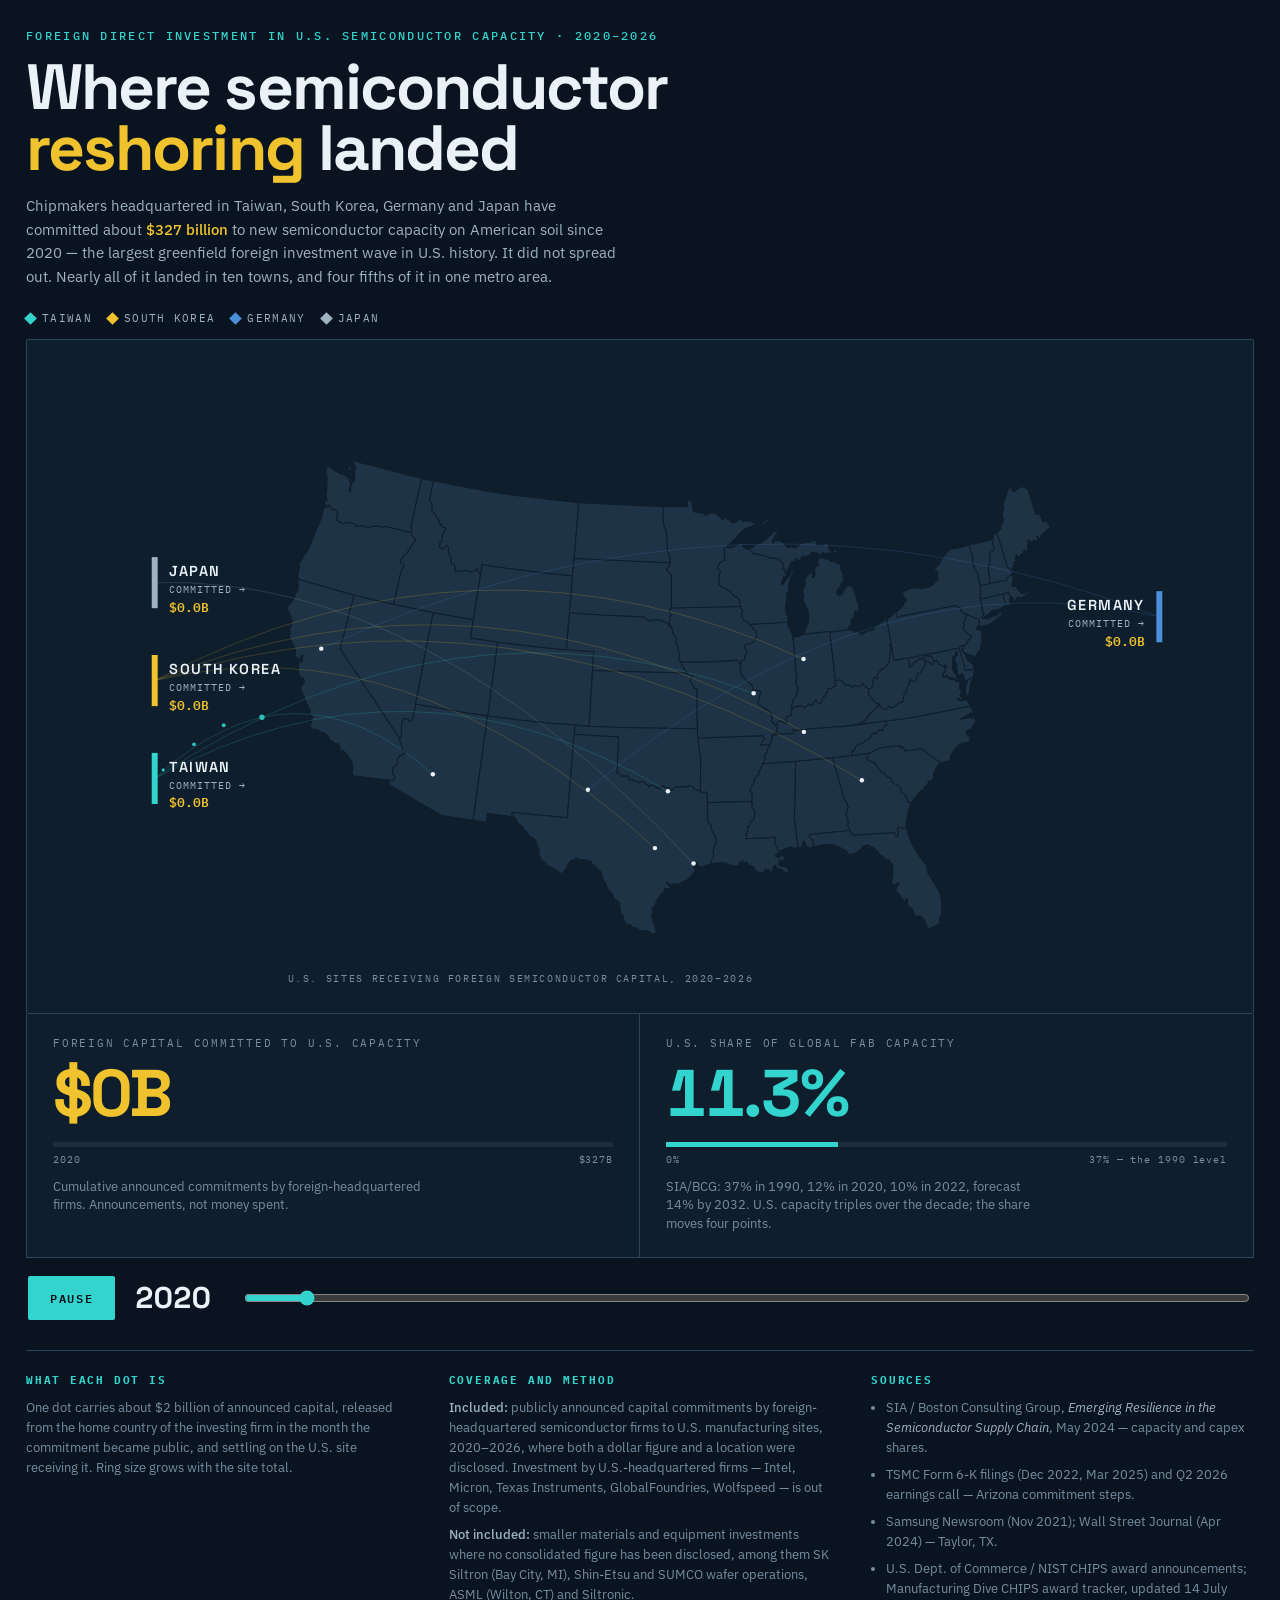
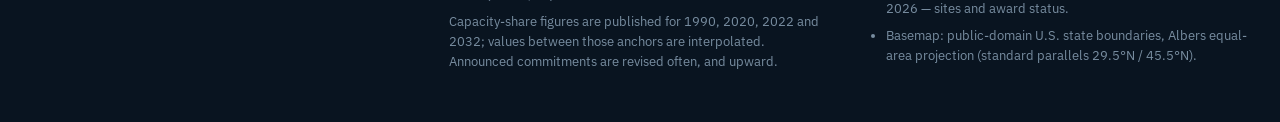
<file: semiconductor-reshoring-flow.html>
<!DOCTYPE html>
<html lang="en"><head><meta charset="utf-8">
<meta name="viewport" content="width=device-width,initial-scale=1">
<title>Where semiconductor reshoring landed - foreign direct investment in U.S. chip capacity, 2020-2026</title>
<link rel="preconnect" href="https://fonts.googleapis.com">
<link rel="preconnect" href="https://fonts.gstatic.com" crossorigin>
<link href="https://fonts.googleapis.com/css2?family=Space+Grotesk:wght@400;500;600;700&family=IBM+Plex+Mono:wght@400;500;600&family=IBM+Plex+Sans:wght@400;500&display=swap" rel="stylesheet">
<style>
:root{
  --bg:#091420; --panel:#0F1E2C; --land:#1E3345; --edge:#2B4459;
  --silver:#C9D6E2; --steel:#9FB2C2; --mute:#788DA0;
  --cyan:#33D4CE; --blue:#4A8FD8; --yellow:#F0C22E;
}
*{box-sizing:border-box}
html,body{margin:0;background:var(--bg);color:var(--silver);
  font-family:"IBM Plex Sans",system-ui,sans-serif;-webkit-font-smoothing:antialiased}
.wrap{max-width:1400px;margin:0 auto;padding:28px 26px 44px}

.eyebrow{font-family:"IBM Plex Mono",monospace;font-size:11.5px;letter-spacing:.2em;
  text-transform:uppercase;color:var(--cyan);font-weight:500;margin:0 0 14px}
h1{font-family:"Space Grotesk",sans-serif;font-weight:700;
  font-size:clamp(36px,5vw,66px);line-height:.96;margin:0 0 14px;
  letter-spacing:-.03em;max-width:22ch;color:#EAF2F8}
h1 em{font-style:normal;color:var(--yellow)}
.stand{font-size:clamp(15px,1.2vw,17.5px);line-height:1.55;max-width:66ch;
  color:var(--steel);margin:0 0 22px}
.stand strong{color:var(--yellow);font-weight:500}

.key{display:flex;flex-wrap:wrap;gap:16px;margin:0 0 14px;font-family:"IBM Plex Mono",monospace}
.key span{font-size:11px;letter-spacing:.12em;text-transform:uppercase;
  display:flex;align-items:center;gap:7px;color:var(--steel)}
.key i{width:9px;height:9px;display:block;transform:rotate(45deg)}

.stage{background:var(--panel);border:1px solid var(--edge);border-radius:2px}
svg{display:block;width:100%;height:auto}
.st{fill:var(--land);stroke:#0F1E2C;stroke-width:1.2}
.frame-lbl{font-family:"IBM Plex Mono",monospace;font-size:12px;
  letter-spacing:.16em;text-transform:uppercase;fill:var(--mute)}
.onode text.nm{font-family:"Space Grotesk",sans-serif;font-size:17px;
  letter-spacing:.1em;font-weight:600;fill:#EAF2F8}
.onode text.sub{font-family:"IBM Plex Mono",monospace;font-size:12px;
  fill:var(--steel);letter-spacing:.1em;text-transform:uppercase}
.arc{fill:none;stroke-width:1.1;opacity:.2}
.sitelbl{font-family:"Space Grotesk",sans-serif;font-size:15.5px;
  font-weight:500;fill:#EAF2F8}
.siteval{font-family:"IBM Plex Mono",monospace;font-size:15px;font-weight:600;
  fill:var(--yellow);font-variant-numeric:tabular-nums}

.reads{display:grid;grid-template-columns:1fr 1fr;border:1px solid var(--edge);
  border-top:0;background:var(--panel)}
.read{padding:22px 26px 24px;border-right:1px solid var(--edge)}
.read:last-child{border-right:0}
.read .k{font-family:"IBM Plex Mono",monospace;font-size:10.5px;letter-spacing:.17em;
  text-transform:uppercase;color:var(--mute);margin-bottom:10px}
.read .v{font-family:"Space Grotesk",sans-serif;font-weight:700;line-height:1;
  font-size:clamp(40px,5.4vw,66px);letter-spacing:-.035em;font-variant-numeric:tabular-nums}
.read.a .v{color:var(--yellow)} .read.b .v{color:var(--cyan)}
.read .n{font-size:12.5px;color:var(--mute);margin-top:11px;line-height:1.5;max-width:46ch}
.track{height:5px;background:#1B2C3C;margin-top:16px;position:relative}
.fill{position:absolute;inset:0 auto 0 0;width:0}
.read.a .fill{background:var(--yellow)} .read.b .fill{background:var(--cyan)}
.ticks{display:flex;justify-content:space-between;font-family:"IBM Plex Mono",monospace;
  font-size:10px;color:var(--mute);margin-top:6px;letter-spacing:.09em}

.bar{display:flex;align-items:center;gap:20px;padding:18px 2px 0}
button{font-family:"IBM Plex Mono",monospace;font-weight:600;font-size:12px;
  letter-spacing:.14em;text-transform:uppercase;background:var(--cyan);color:#071018;
  border:0;padding:12px 22px;cursor:pointer;border-radius:2px}
button:hover{background:var(--yellow)}
button:focus-visible{outline:2px solid var(--yellow);outline-offset:3px}
.year{font-family:"Space Grotesk",sans-serif;font-weight:700;font-size:30px;
  min-width:2.9em;font-variant-numeric:tabular-nums;color:#EAF2F8}
input[type=range]{flex:1;accent-color:var(--cyan);height:26px;background:transparent}

.note{display:grid;grid-template-columns:repeat(auto-fit,minmax(270px,1fr));
  gap:24px 40px;margin-top:30px;padding-top:22px;border-top:1px solid var(--edge)}
.note h3{font-family:"IBM Plex Mono",monospace;font-size:10.5px;letter-spacing:.17em;
  text-transform:uppercase;margin:0 0 10px;color:var(--cyan)}
.note p,.note li{font-size:12.5px;line-height:1.6;color:var(--mute);margin:0 0 7px}
.note ul{margin:0;padding-left:15px}
.note em{color:var(--steel);font-style:italic}
.note b{color:var(--steel);font-weight:500}
@media (prefers-reduced-motion:reduce){.arc{opacity:.34}}
@media (max-width:760px){.reads{grid-template-columns:1fr}
  .read{border-right:0;border-bottom:1px solid var(--edge)}}
</style></head>
<body><div class="wrap">

<p class="eyebrow">Foreign direct investment in U.S. semiconductor capacity &middot; 2020&ndash;2026</p>
<h1>Where semiconductor <em>reshoring</em> landed</h1>
<p class="stand">Chipmakers headquartered in Taiwan, South Korea, Germany and Japan have committed
about <strong>$327 billion</strong> to new semiconductor capacity on American soil since 2020 &mdash;
the largest greenfield foreign investment wave in U.S. history. It did not spread out. Nearly all of
it landed in ten towns, and four fifths of it in one metro area.</p>

<div class="key">
  <span><i style="background:#33D4CE"></i>Taiwan</span>
  <span><i style="background:#F0C22E"></i>South Korea</span>
  <span><i style="background:#4A8FD8"></i>Germany</span>
  <span><i style="background:#9FB2C2"></i>Japan</span>
</div>

<div class="stage">
<svg id="viz" viewBox="0 0 1440 790" role="img"
  aria-label="Animated map of foreign direct investment in U.S. semiconductor capacity, flowing from four countries into ten American sites between 2020 and 2026.">
  <g id="land"><path class="st" d="M915.5 493.5L946.2 490.8L951.4 509.1L958.9 536.1L961.6 541.9L964.0 545.1L963.5 547.3L965.7 548.4L962.9 551.4L963.4 554.2L962.2 558.0L964.7 564.3L964.1 570.1L966.8 575.8L957.7 577.0L919.0 580.8L918.6 583.7L923.2 587.5L922.8 591.1L924.4 592.8L921.9 596.2L919.4 597.1L914.4 594.0L913.5 588.7L912.0 588.2L910.6 592.4L910.3 596.4L905.4 595.7L901.4 562.7L902.2 521.1L902.8 497.1L900.8 494.9L915.5 493.5Z"/>
<path class="st" d="M790.1 467.4L864.5 464.7L866.3 468.8L863.8 471.6L861.3 475.8L872.5 475.1L872.2 479.2L869.7 480.5L869.3 483.9L866.3 487.7L866.9 492.9L865.4 496.9L863.8 497.6L864.9 499.4L862.2 501.3L861.2 505.0L859.4 506.1L859.9 510.4L856.8 511.8L857.0 513.2L853.5 517.0L854.7 519.3L851.7 522.9L849.2 529.7L852.4 532.5L851.0 534.3L852.2 538.8L851.0 541.9L806.9 543.2L799.1 543.4L798.8 531.8L796.3 530.9L792.8 532.0L790.9 530.0L791.2 491.6L787.6 467.5L790.1 467.4Z"/>
<path class="st" d="M541.0 441.4L524.0 564.0L487.0 558.4L467.1 546.9L424.2 521.4L426.8 517.0L430.4 516.9L431.8 515.2L431.6 511.0L429.2 510.4L429.6 502.2L433.8 499.9L434.9 496.8L435.2 491.6L438.1 488.3L441.1 487.4L443.8 485.0L440.9 481.3L439.6 475.2L437.5 471.1L438.0 468.4L439.7 465.7L440.1 461.6L439.5 457.2L441.0 444.5L447.4 444.9L448.9 447.9L450.6 448.1L453.1 444.8L456.4 427.5L516.3 437.7L541.0 441.4Z"/>
<path class="st" d="M334.5 285.4L347.6 289.1L368.2 295.2L384.2 299.4L374.8 336.0L367.8 362.8L384.0 387.1L399.6 410.6L412.3 429.5L421.5 443.4L438.0 468.4L437.5 471.1L439.6 475.2L440.9 481.3L443.8 485.0L441.1 487.4L438.1 488.3L435.2 491.6L434.9 496.8L433.8 499.9L429.6 502.2L429.2 510.4L431.6 511.0L431.8 515.2L430.4 516.9L426.8 517.0L402.8 514.1L383.3 511.8L381.8 508.5L382.7 504.0L382.6 498.5L380.9 494.2L376.6 487.8L370.8 481.4L369.2 482.4L366.7 480.9L367.6 478.9L365.6 473.9L361.3 473.8L354.8 468.9L354.4 466.1L350.4 461.8L344.9 460.5L340.8 457.9L334.9 457.0L332.6 453.4L334.9 447.7L334.1 446.5L335.8 442.5L332.2 438.2L333.2 433.9L331.6 433.2L329.8 428.8L328.1 427.4L327.9 424.9L323.8 414.5L321.5 411.1L322.8 404.1L323.9 405.1L326.2 401.3L324.9 397.0L321.9 396.6L319.0 392.2L318.4 389.2L319.4 386.7L318.5 382.9L320.1 377.3L323.1 378.2L324.1 370.1L322.5 370.6L321.1 374.3L317.7 374.2L314.7 370.2L315.5 365.0L314.2 360.4L311.7 357.0L310.7 353.8L307.6 347.0L308.9 345.6L308.8 337.9L310.9 334.3L311.3 328.1L309.0 321.1L306.0 316.7L306.4 312.7L313.1 304.7L314.8 301.9L314.8 299.2L318.2 293.4L318.6 287.3L317.4 285.4L319.4 281.0L334.5 285.4Z"/>
<path class="st" d="M571.0 357.1L606.3 361.3L633.4 363.7L665.7 366.1L664.3 388.0L660.3 453.6L643.9 452.3L621.1 450.6L577.9 446.2L568.5 445.0L541.0 441.4L544.5 416.2L544.5 413.8L547.2 395.4L552.9 354.8L571.0 357.1Z"/>
<path class="st" d="M1126.7 302.6L1146.2 298.0L1149.5 310.9L1149.1 313.1L1147.7 313.1L1141.2 316.5L1133.0 318.0L1130.1 321.8L1126.6 323.7L1122.7 327.2L1121.0 325.0L1124.3 321.8L1122.8 320.3L1119.9 304.0L1126.7 302.6Z"/>
<path class="st" d="M1100.5 358.8L1099.5 361.7L1098.2 363.5L1099.3 366.8L1102.3 369.4L1104.1 374.6L1108.8 379.3L1110.5 379.2L1112.8 386.4L1102.2 388.5L1094.8 361.9L1097.1 358.9L1100.5 358.8Z"/>
<path class="st" d="M957.7 577.0L966.8 575.8L970.0 581.8L995.5 580.0L1019.3 578.4L1020.9 582.9L1023.1 582.4L1023.2 577.9L1022.0 574.1L1023.4 572.2L1027.9 573.3L1033.1 573.3L1035.6 582.4L1039.6 592.5L1047.1 605.4L1057.8 618.6L1056.8 619.9L1058.3 626.6L1063.1 633.6L1071.1 647.9L1073.1 652.5L1073.8 657.4L1074.7 675.3L1072.9 675.9L1071.9 681.7L1072.8 683.3L1069.7 687.8L1068.1 687.2L1064.7 689.4L1058.6 691.3L1056.5 689.4L1056.8 686.0L1051.0 677.3L1047.3 676.1L1044.5 677.8L1041.4 672.9L1040.1 668.7L1035.3 664.6L1033.9 661.6L1033.9 656.9L1031.6 656.4L1032.5 659.0L1030.6 660.0L1022.8 649.4L1020.0 646.8L1024.5 637.4L1020.8 638.4L1018.7 641.5L1015.6 637.6L1017.3 625.4L1016.5 615.6L1013.9 613.6L1012.8 610.5L1009.1 610.3L1004.2 605.7L1000.5 604.1L999.9 600.9L997.4 600.0L995.0 596.8L987.2 593.0L981.2 594.8L981.9 598.1L979.8 597.7L972.5 602.7L964.3 604.6L964.3 602.2L962.0 599.6L951.6 594.3L944.4 592.3L938.2 592.2L933.0 593.2L921.9 596.2L924.4 592.8L922.8 591.1L923.2 587.5L918.6 583.7L919.0 580.8L957.7 577.0Z"/>
<path class="st" d="M989.8 485.1L986.7 490.2L986.7 492.5L993.2 496.3L995.0 495.7L998.3 500.1L999.3 502.5L1002.7 506.6L1007.1 508.7L1010.1 512.4L1015.4 515.4L1015.5 517.9L1019.3 521.4L1024.5 524.0L1026.3 527.4L1027.2 531.9L1029.9 533.1L1033.6 538.4L1034.3 542.1L1038.7 543.3L1035.4 551.3L1035.2 555.2L1033.9 558.8L1034.2 562.2L1032.4 564.0L1033.1 573.3L1027.9 573.3L1023.4 572.2L1022.0 574.1L1023.2 577.9L1023.1 582.4L1020.9 582.9L1019.3 578.4L995.5 580.0L970.0 581.8L966.8 575.8L964.1 570.1L964.7 564.3L962.2 558.0L963.4 554.2L962.9 551.4L965.7 548.4L963.5 547.3L964.0 545.1L961.6 541.9L958.9 536.1L951.4 509.1L946.2 490.8L968.7 488.1L981.0 486.6L989.8 485.1Z"/>
<path class="st" d="M836.1 313.0L838.5 312.9L838.9 316.1L841.3 318.1L839.5 320.8L840.3 325.7L841.7 329.1L847.4 331.3L848.7 334.0L852.4 337.7L853.0 339.9L856.7 341.9L857.3 344.6L856.9 348.8L854.9 350.4L854.6 353.7L849.7 356.8L843.5 358.2L842.7 362.0L845.5 365.0L845.4 368.9L843.4 371.1L843.1 374.5L838.7 377.1L838.6 381.1L836.8 380.4L833.3 376.2L831.6 376.3L808.4 377.8L786.0 378.5L767.5 378.3L765.7 375.4L766.5 369.8L764.9 364.9L765.0 359.4L762.2 357.5L761.8 354.5L762.7 351.9L761.7 348.1L759.5 346.6L756.7 336.8L753.7 332.0L755.1 328.8L755.7 324.5L756.9 323.0L754.9 320.8L755.5 317.0L754.6 315.2L756.7 314.8L836.1 313.0Z"/>
<path class="st" d="M477.4 165.7L472.8 187.2L476.2 194.0L475.1 199.8L477.3 202.9L480.1 204.5L480.1 206.0L484.3 212.8L484.5 215.2L487.9 218.2L487.8 219.6L492.1 220.3L488.4 227.8L487.0 232.7L487.9 236.3L484.8 238.1L485.4 240.5L484.2 242.7L487.0 245.5L491.2 243.3L493.1 241.3L495.4 243.9L494.7 245.6L495.4 249.9L497.0 254.7L498.5 256.6L497.7 260.6L499.1 262.7L502.2 263.5L502.9 270.8L504.5 272.3L506.4 270.6L511.1 271.5L515.0 270.2L516.8 271.7L520.6 271.3L521.1 272.6L524.4 272.3L528.6 268.4L530.4 272.6L532.8 275.3L524.3 328.5L506.6 325.7L477.1 320.3L430.4 310.4L439.2 271.6L442.7 265.0L441.9 263.0L439.1 262.0L438.6 258.9L443.4 252.0L445.1 251.7L447.4 248.9L447.5 246.9L449.8 244.7L451.5 241.2L456.0 235.6L455.4 232.5L452.3 230.2L451.1 226.1L451.8 222.4L450.7 218.3L451.4 216.6L457.6 188.5L463.6 162.7L477.4 165.7Z"/>
<path class="st" d="M848.7 334.0L878.1 332.4L893.6 331.1L893.5 335.3L896.3 340.0L899.6 347.7L904.1 399.1L902.6 403.2L905.1 407.7L905.7 411.5L903.9 414.8L903.6 417.7L901.0 422.6L899.1 423.1L899.8 425.8L898.6 427.0L898.0 432.2L898.7 433.6L896.7 436.9L898.6 440.6L891.8 443.2L891.3 445.5L893.2 448.2L891.1 450.2L884.6 447.3L882.7 447.7L880.4 451.7L881.3 452.9L878.6 452.8L874.3 446.9L875.6 445.3L873.9 441.3L873.7 437.9L867.9 433.6L866.1 434.2L864.1 431.5L858.8 427.3L858.7 423.9L861.2 418.1L860.6 416.1L862.1 413.3L859.6 411.9L855.9 411.2L854.1 413.3L852.8 412.1L851.3 405.0L845.5 400.6L840.1 395.2L837.7 388.6L837.4 384.2L838.6 381.1L838.7 377.1L843.1 374.5L843.4 371.1L845.4 368.9L845.5 365.0L842.7 362.0L843.5 358.2L849.7 356.8L854.6 353.7L854.9 350.4L856.9 348.8L857.3 344.6L856.7 341.9L853.0 339.9L852.4 337.7L848.7 334.0Z"/>
<path class="st" d="M924.0 344.3L942.8 342.2L943.0 343.6L946.1 369.5L949.5 399.8L948.3 400.9L950.4 406.7L947.5 407.2L944.6 409.5L940.2 409.1L940.9 413.3L938.2 415.4L937.4 418.3L934.6 419.7L933.6 425.3L931.9 427.0L927.9 425.3L927.0 422.9L923.6 426.0L924.1 428.4L920.4 429.6L919.1 427.5L915.0 430.1L913.9 432.5L909.3 429.7L907.2 430.6L905.6 429.2L904.3 430.8L900.1 431.4L898.7 433.6L898.0 432.2L898.6 427.0L899.8 425.8L899.1 423.1L901.0 422.6L903.6 417.7L903.9 414.8L905.7 411.5L905.1 407.7L902.6 403.2L904.1 399.1L899.6 347.7L901.3 349.0L906.2 348.6L910.7 345.6L924.0 344.3Z"/>
<path class="st" d="M666.7 388.1L775.1 391.1L776.8 393.1L782.1 394.7L778.5 401.1L780.6 403.2L783.3 408.4L786.8 409.4L787.4 456.6L693.7 455.2L660.3 453.6L664.3 388.0L666.7 388.1Z"/>
<path class="st" d="M965.5 405.2L969.6 407.7L972.0 405.8L978.5 406.6L980.1 404.2L982.3 403.2L983.6 406.8L985.6 407.1L988.2 409.7L988.7 416.3L991.3 420.2L994.4 423.0L995.6 425.4L999.2 427.4L1001.5 427.4L995.9 434.2L990.1 438.3L990.4 439.9L988.0 441.7L988.1 443.6L985.0 444.9L984.2 447.4L975.4 451.7L960.6 453.7L947.8 454.5L944.4 455.1L925.4 456.3L903.8 458.8L900.0 458.1L900.6 462.0L879.2 463.5L877.2 463.8L877.9 461.0L880.5 461.8L881.3 452.9L880.4 451.7L882.7 447.7L884.6 447.3L891.1 450.2L893.2 448.2L891.3 445.5L891.8 443.2L898.6 440.6L896.7 436.9L898.7 433.6L900.1 431.4L904.3 430.8L905.6 429.2L907.2 430.6L909.3 429.7L913.9 432.5L915.0 430.1L919.1 427.5L920.4 429.6L924.1 428.4L923.6 426.0L927.0 422.9L927.9 425.3L931.9 427.0L933.6 425.3L934.6 419.7L937.4 418.3L938.2 415.4L940.9 413.3L940.2 409.1L944.6 409.5L947.5 407.2L950.4 406.7L948.3 400.9L949.5 399.8L955.8 399.1L959.7 403.2L960.2 405.0L965.5 405.2Z"/>
<path class="st" d="M806.9 543.2L851.0 541.9L852.8 544.3L851.5 545.3L851.6 549.7L854.4 552.3L855.1 558.7L853.2 563.8L849.0 567.1L848.2 572.1L846.3 571.7L846.4 579.7L844.2 580.0L845.7 584.2L844.5 585.8L879.4 583.9L878.0 591.1L881.4 595.7L882.3 599.2L884.7 601.3L879.4 604.6L879.1 606.8L883.7 607.9L885.5 604.3L889.6 607.5L889.5 610.2L887.3 611.6L883.0 610.8L883.7 612.8L882.4 616.0L886.2 618.4L892.1 618.9L894.3 621.9L896.0 622.3L893.3 626.1L889.9 625.7L886.9 622.1L879.8 620.5L879.6 616.9L876.3 618.3L876.7 621.3L875.3 624.3L872.8 624.9L870.8 621.8L866.4 621.9L865.1 625.3L862.2 626.4L859.0 624.6L856.5 624.5L853.9 619.3L849.5 617.1L847.9 617.6L846.0 613.1L841.1 613.9L840.9 611.2L836.2 614.0L836.9 616.0L833.2 618.1L827.4 617.3L820.6 614.6L815.9 613.4L805.7 614.8L804.4 615.6L802.7 613.5L806.9 605.7L805.4 601.6L806.7 599.3L806.0 596.3L807.8 594.0L809.5 588.4L809.1 583.8L803.9 575.1L803.7 570.3L799.5 565.7L799.1 543.4L806.9 543.2Z"/>
<path class="st" d="M1154.9 276.2L1156.5 276.1L1158.1 279.7L1158.2 282.8L1156.5 286.3L1157.3 289.5L1160.8 289.1L1163.8 291.9L1164.1 294.6L1166.0 294.8L1166.8 297.2L1171.7 298.1L1176.2 294.7L1175.9 297.9L1169.2 302.5L1166.5 303.4L1164.4 301.8L1162.0 303.1L1162.3 304.6L1159.7 306.3L1157.5 302.8L1154.8 301.2L1152.7 296.5L1150.4 297.1L1146.3 298.4L1126.7 302.6L1119.9 304.0L1119.4 303.3L1119.7 288.4L1132.3 285.7L1150.2 281.8L1151.4 279.4L1154.9 276.2Z"/>
<path class="st" d="M1035.1 373.6L1094.8 361.9L1102.2 388.5L1112.8 386.4L1111.6 396.1L1109.2 397.0L1104.9 399.3L1101.6 401.0L1100.9 397.5L1099.3 396.3L1100.8 394.4L1097.6 391.4L1097.1 393.1L1093.6 393.5L1091.6 389.9L1092.7 389.7L1091.7 384.6L1092.3 382.4L1089.5 375.9L1090.4 371.5L1093.0 370.2L1092.6 366.0L1090.7 366.9L1091.0 369.1L1087.3 372.7L1086.6 375.4L1087.6 381.7L1086.6 384.9L1088.3 389.7L1091.2 392.7L1091.5 395.3L1093.4 397.6L1093.0 399.5L1088.5 396.9L1082.8 396.4L1080.5 393.4L1077.8 395.9L1076.1 393.5L1077.9 389.8L1078.6 386.1L1080.3 383.4L1077.8 381.7L1076.7 383.3L1074.2 381.7L1070.6 381.3L1070.0 378.2L1067.8 376.7L1065.3 376.9L1062.2 371.2L1059.5 371.8L1056.3 370.3L1055.1 372.2L1052.4 372.6L1052.3 375.1L1047.2 374.5L1044.5 378.2L1042.3 377.9L1039.7 382.1L1036.8 384.7L1035.1 373.6Z"/>
<path class="st" d="M1157.2 271.8L1154.9 270.8L1154.6 268.6L1151.6 266.9L1143.2 239.5L1138.8 226.2L1144.4 221.6L1142.9 220.4L1144.5 216.5L1146.5 214.4L1145.7 213.2L1147.5 210.7L1145.7 207.2L1145.6 201.3L1147.3 198.9L1146.6 192.9L1153.1 173.8L1155.8 173.8L1157.1 177.6L1159.4 178.4L1163.3 174.8L1166.1 173.9L1167.7 171.8L1172.7 173.9L1175.8 175.9L1183.1 199.0L1184.4 204.7L1189.9 204.6L1189.9 207.2L1191.9 209.1L1191.5 211.5L1194.5 214.0L1197.0 212.5L1202.0 219.0L1200.0 223.3L1197.8 222.6L1197.1 225.3L1194.8 225.4L1195.2 227.4L1192.4 228.0L1189.3 233.7L1187.4 231.0L1185.8 231.2L1187.5 234.3L1184.6 236.9L1183.0 234.5L1181.7 236.4L1177.9 237.5L1176.9 234.5L1174.9 235.8L1175.9 237.9L1175.1 243.1L1175.9 244.2L1173.9 247.5L1170.8 247.4L1169.9 250.5L1167.7 251.5L1166.5 254.2L1164.0 254.4L1162.7 252.3L1160.4 256.9L1161.9 258.9L1159.7 260.4L1160.1 262.4L1157.9 265.6L1157.2 271.8Z"/>
<path class="st" d="M964.4 340.1L943.0 343.6L942.8 342.2L924.0 344.3L910.7 345.6L913.6 342.5L915.3 337.4L917.0 334.2L918.1 329.9L918.3 323.9L917.3 317.5L911.4 305.4L912.4 300.5L910.8 294.9L913.8 288.7L914.0 283.8L913.2 281.3L915.6 279.9L915.6 276.4L919.4 275.0L922.0 270.8L922.6 278.6L924.2 278.8L925.8 274.7L925.1 268.0L926.2 266.2L930.2 264.7L928.4 260.3L930.6 256.1L934.0 255.4L938.1 257.5L941.8 257.3L944.0 260.2L946.8 260.1L951.9 262.3L953.5 261.9L956.7 266.2L955.0 268.9L957.4 271.8L958.6 275.4L958.8 283.5L956.0 286.0L955.7 290.2L952.2 292.1L950.8 297.3L951.8 299.1L955.8 300.4L958.3 297.3L960.9 291.3L966.0 288.4L968.8 289.7L970.8 292.6L973.7 301.3L974.6 305.8L977.1 310.9L976.6 319.0L974.2 320.5L973.7 317.7L972.1 318.8L971.0 325.5L968.2 328.5L967.9 333.6L964.4 338.2L964.4 340.1ZM922.1 257.6L922.7 260.2L920.7 260.9L921.2 257.1L922.1 257.6ZM892.0 274.5L889.5 272.4L890.6 269.2L887.0 269.1L888.2 266.0L888.0 262.2L884.7 259.9L882.7 257.3L876.1 255.7L874.2 256.5L867.5 253.8L851.8 250.5L850.0 247.0L847.1 245.8L852.8 243.2L855.2 240.5L861.6 239.0L865.6 235.5L867.6 235.2L869.0 232.9L873.4 229.3L875.5 226.4L878.8 224.4L882.3 225.7L877.0 232.7L875.8 235.1L876.2 239.1L878.8 235.8L883.9 235.8L888.1 237.6L892.2 243.2L894.3 244.0L897.9 242.7L898.9 244.0L902.8 244.3L910.2 238.6L914.3 237.6L919.9 237.3L923.4 235.2L926.3 234.8L927.5 240.7L930.5 241.2L933.4 239.9L934.7 241.1L936.5 239.2L940.7 238.0L941.7 245.5L944.1 248.5L947.2 248.9L947.2 246.7L950.1 246.4L951.9 248.4L950.8 250.2L942.5 249.9L938.6 251.3L934.1 249.2L933.1 251.7L933.9 253.7L932.0 253.4L928.8 250.8L923.8 249.6L921.3 249.7L919.3 252.8L915.4 254.0L911.1 253.8L909.5 255.2L909.3 257.6L904.8 260.0L904.8 257.2L902.7 256.8L902.1 259.8L898.7 260.3L897.2 261.7L895.4 267.0L891.6 273.9L892.0 274.5ZM868.8 214.0L865.3 216.9L863.4 217.4L863.4 215.2L872.2 209.5L870.8 213.1L868.8 214.0Z"/>
<path class="st" d="M823.1 244.1L821.9 243.2L819.0 245.1L819.5 257.8L818.6 259.2L814.4 261.1L811.1 265.8L811.0 268.9L812.7 269.1L814.7 271.8L813.1 275.2L813.5 278.8L812.7 286.8L816.9 290.6L820.1 290.8L821.8 293.1L826.6 295.3L827.5 298.1L832.1 301.6L834.6 302.3L837.8 307.0L837.5 310.4L838.5 312.9L836.1 313.0L756.7 314.8L756.9 275.7L753.4 273.2L750.8 269.1L754.9 264.5L755.3 262.0L754.8 253.3L753.0 251.1L751.8 246.3L752.1 240.5L751.5 239.6L751.1 225.8L748.3 218.5L747.3 214.3L746.9 205.6L747.9 202.7L746.1 195.9L775.9 195.9L775.8 187.8L778.7 188.0L780.6 189.6L782.6 200.7L784.1 201.9L788.9 202.2L789.5 203.3L795.0 203.6L795.7 205.9L800.4 205.2L800.4 204.3L804.1 203.0L807.4 203.4L811.2 205.0L812.3 207.2L814.4 206.9L816.6 211.7L817.5 209.6L821.1 208.5L821.8 210.5L826.2 211.7L826.2 213.6L828.5 215.0L832.8 214.0L835.3 211.8L838.9 210.3L840.3 213.4L842.7 212.5L845.7 213.1L849.1 212.4L853.2 214.8L856.9 214.1L856.7 215.3L852.0 218.3L845.3 220.9L841.0 223.3L835.0 229.2L832.4 232.8L828.4 236.9L821.9 242.3L823.1 244.1Z"/>
<path class="st" d="M831.6 376.3L833.3 376.2L836.8 380.4L838.6 381.1L837.4 384.2L837.7 388.6L840.1 395.2L845.5 400.6L851.3 405.0L852.8 412.1L854.1 413.3L855.9 411.2L859.6 411.9L862.1 413.3L860.6 416.1L861.2 418.1L858.7 423.9L858.8 427.3L864.1 431.5L866.1 434.2L867.9 433.6L873.7 437.9L873.9 441.3L875.6 445.3L874.3 446.9L878.6 452.8L881.3 452.9L880.5 461.8L877.9 461.0L877.2 463.8L876.0 463.9L875.1 464.0L875.5 469.4L872.5 475.1L861.3 475.8L863.8 471.6L866.3 468.8L864.5 464.7L790.1 467.4L787.6 467.5L787.4 456.6L786.8 409.4L783.3 408.4L780.6 403.2L778.5 401.1L782.1 394.7L776.8 393.1L775.1 391.1L771.1 385.4L767.5 378.3L786.0 378.5L808.4 377.8L831.6 376.3Z"/>
<path class="st" d="M896.0 495.3L900.8 494.9L902.8 497.1L902.2 521.1L901.4 562.7L905.4 595.7L903.5 596.8L899.0 596.7L897.0 595.4L892.6 596.7L886.6 599.6L884.7 601.3L882.3 599.2L881.4 595.7L878.0 591.1L879.4 583.9L844.5 585.8L845.7 584.2L844.2 580.0L846.4 579.7L846.3 571.7L848.2 572.1L849.0 567.1L853.2 563.8L855.1 558.7L854.4 552.3L851.6 549.7L851.5 545.3L852.8 544.3L851.0 541.9L852.2 538.8L851.0 534.3L852.4 532.5L849.2 529.7L851.7 522.9L854.7 519.3L853.5 517.0L857.0 513.2L856.8 511.8L859.9 510.4L859.4 506.1L861.2 505.0L862.2 501.3L864.9 499.4L863.8 497.6L896.0 495.3Z"/>
<path class="st" d="M648.1 191.1L646.1 215.4L642.5 256.6L640.9 277.1L612.4 274.3L564.3 268.4L534.5 264.0L532.8 275.3L530.4 272.6L528.6 268.4L524.4 272.3L521.1 272.6L520.6 271.3L516.8 271.7L515.0 270.2L511.1 271.5L506.4 270.6L504.5 272.3L502.9 270.8L502.2 263.5L499.1 262.7L497.7 260.6L498.5 256.6L497.0 254.7L495.4 249.9L494.7 245.6L495.4 243.9L493.1 241.3L491.2 243.3L487.0 245.5L484.2 242.7L485.4 240.5L484.8 238.1L487.9 236.3L487.0 232.7L488.4 227.8L492.1 220.3L487.8 219.6L487.9 218.2L484.5 215.2L484.3 212.8L480.1 206.0L480.1 204.5L477.3 202.9L475.1 199.8L476.2 194.0L472.8 187.2L477.4 165.7L541.7 178.0L570.8 182.3L648.1 191.1Z"/>
<path class="st" d="M1021.5 445.9L1033.2 444.4L1046.5 442.2L1108.1 430.0L1111.9 438.1L1107.0 438.3L1106.6 439.5L1101.1 442.0L1100.5 443.3L1096.7 444.5L1097.2 446.0L1101.7 443.9L1102.5 444.7L1107.4 442.6L1109.5 444.2L1112.4 442.8L1114.6 447.7L1114.1 450.3L1112.1 451.0L1109.0 457.2L1103.3 458.6L1103.1 462.5L1106.3 465.6L1108.4 465.9L1106.0 472.6L1102.7 472.6L1097.3 474.3L1093.8 476.3L1088.6 481.6L1084.9 488.0L1083.7 495.2L1079.8 494.4L1073.7 497.0L1050.2 480.1L1030.6 483.0L1030.5 480.5L1027.3 477.2L1025.7 478.8L1025.2 476.6L1003.7 478.8L999.0 480.3L995.6 482.8L989.8 485.1L981.0 486.6L968.7 488.1L968.6 482.9L971.9 482.0L972.8 478.3L976.7 474.5L981.4 473.8L985.2 469.9L989.5 468.1L992.6 462.7L994.8 461.0L995.5 463.0L1001.7 457.9L1004.9 458.3L1006.5 453.9L1009.5 452.4L1009.5 447.2L1021.5 445.9Z"/>
<path class="st" d="M746.1 195.9L747.9 202.7L746.9 205.6L747.3 214.3L748.3 218.5L751.1 225.8L751.5 239.6L752.1 240.5L751.8 246.3L753.0 251.1L754.8 253.3L755.3 262.0L642.5 256.6L646.1 215.4L648.1 191.1L746.1 195.9Z"/>
<path class="st" d="M648.5 321.2L675.2 323.1L724.4 325.2L724.9 326.3L732.9 330.4L734.8 328.3L737.1 328.8L744.5 329.0L752.8 333.1L753.8 336.2L756.7 336.8L759.5 346.6L761.7 348.1L762.7 351.9L761.8 354.5L762.2 357.5L765.0 359.4L764.9 364.9L766.5 369.8L765.7 375.4L767.5 378.3L771.1 385.4L775.1 391.1L666.7 388.1L664.3 388.0L665.7 366.1L633.4 363.7L637.0 320.2L648.5 321.2Z"/>
<path class="st" d="M1138.8 226.2L1143.2 239.5L1151.6 266.9L1154.6 268.6L1154.9 270.8L1157.2 271.8L1156.5 276.1L1154.9 276.2L1151.4 279.4L1150.2 281.8L1132.3 285.7L1130.5 284.4L1129.9 281.3L1130.9 279.8L1130.0 276.8L1128.9 267.6L1130.5 262.8L1130.6 257.7L1131.5 255.6L1130.1 250.5L1134.6 247.2L1136.1 243.0L1133.8 239.9L1134.9 235.9L1134.2 233.9L1134.9 228.0L1138.4 227.6L1138.8 226.2Z"/>
<path class="st" d="M1112.8 326.1L1118.7 327.9L1118.3 334.5L1116.0 336.5L1115.4 340.1L1120.1 340.7L1121.1 343.1L1121.8 354.9L1118.8 364.6L1116.1 367.8L1114.3 373.9L1112.0 370.7L1106.9 370.0L1100.1 366.6L1099.1 363.5L1099.5 361.7L1100.5 358.8L1104.4 356.1L1104.3 354.4L1108.4 349.8L1108.8 347.8L1103.3 344.5L1102.5 341.8L1100.3 341.6L1099.6 339.2L1101.2 334.9L1099.4 332.9L1102.4 327.6L1102.7 325.1L1104.5 323.1L1112.8 326.1Z"/>
<path class="st" d="M568.5 445.0L577.9 446.2L621.1 450.6L643.9 452.3L643.1 463.2L638.3 517.3L636.3 539.3L634.7 561.1L570.1 555.1L569.3 557.2L571.2 559.9L540.6 556.2L539.3 566.0L524.0 564.0L541.0 441.4L568.5 445.0Z"/>
<path class="st" d="M430.4 310.4L477.1 320.3L456.4 427.5L453.1 444.8L450.6 448.1L448.9 447.9L447.4 444.9L441.0 444.5L439.5 457.2L440.1 461.6L439.7 465.7L438.0 468.4L421.5 443.4L412.3 429.5L399.6 410.6L384.0 387.1L367.8 362.8L374.8 336.0L384.2 299.4L404.4 304.6L430.4 310.4Z"/>
<path class="st" d="M1106.9 240.8L1108.1 245.2L1108.3 249.3L1110.6 252.8L1111.2 256.9L1110.5 261.6L1113.2 267.1L1112.8 269.0L1116.1 271.9L1119.1 286.6L1119.7 288.4L1119.4 303.3L1119.9 304.0L1122.8 320.3L1124.3 321.8L1121.0 325.0L1122.7 327.2L1129.8 327.3L1130.9 325.7L1136.7 324.3L1139.5 322.8L1143.4 318.3L1144.4 320.6L1147.1 321.0L1142.2 325.6L1131.1 333.3L1126.2 335.4L1122.8 336.0L1120.5 337.7L1118.3 334.5L1118.7 327.9L1112.8 326.1L1104.5 323.1L1103.4 321.7L1101.0 322.2L1097.3 319.2L1097.0 316.0L1094.5 313.9L1093.4 314.3L1091.0 311.8L1022.0 325.4L1021.0 319.9L1029.5 311.8L1030.5 308.6L1033.2 306.0L1031.4 302.6L1030.0 302.1L1028.0 296.4L1036.6 292.3L1044.6 290.9L1047.9 290.9L1051.8 292.5L1053.8 291.2L1060.5 289.9L1064.2 287.6L1067.7 282.9L1070.4 282.2L1069.3 276.3L1070.0 272.6L1066.1 271.0L1066.3 268.2L1071.6 263.3L1073.1 259.7L1078.8 251.0L1084.8 245.9L1095.0 244.2L1106.9 240.8Z"/>
<path class="st" d="M1010.1 327.8L1014.9 356.7L1012.7 358.3L1014.2 360.5L1014.7 363.8L1013.3 369.4L1013.1 377.5L1007.8 385.5L1005.9 386.8L1003.9 385.6L1002.5 389.0L1000.6 389.2L999.1 393.6L1000.0 396.1L998.5 398.3L995.6 395.4L993.3 401.0L994.6 404.2L992.8 405.7L992.6 408.6L988.2 409.7L985.6 407.1L983.6 406.8L982.3 403.2L980.1 404.2L978.5 406.6L972.0 405.8L969.6 407.7L965.5 405.2L960.2 405.0L959.7 403.2L955.8 399.1L949.5 399.8L946.1 369.5L943.0 343.6L964.4 340.1L971.0 342.2L973.3 343.7L974.7 341.8L978.7 344.7L981.0 345.5L988.0 341.6L992.5 341.5L996.5 336.8L1002.8 331.8L1010.1 327.8L1010.1 327.8Z"/>
<path class="st" d="M693.7 455.2L787.4 456.6L787.6 467.5L791.2 491.6L790.9 530.0L784.0 527.7L782.2 525.2L777.6 523.1L776.4 525.0L771.8 524.9L770.8 523.8L766.6 525.9L764.9 524.7L761.1 525.8L757.5 529.1L756.2 527.2L752.5 525.6L748.5 525.6L747.3 523.1L742.7 527.9L741.3 525.2L739.2 526.0L737.7 524.2L733.5 522.4L730.4 525.2L729.0 522.2L726.5 521.8L725.1 519.4L721.7 518.3L719.4 520.3L718.0 518.5L714.5 518.6L710.7 516.6L707.1 516.7L705.9 512.5L700.3 512.1L698.2 512.7L694.4 508.3L693.0 508.5L694.8 466.2L663.5 464.6L643.1 463.2L643.9 452.3L660.3 453.6L693.7 455.2Z"/>
<path class="st" d="M360.4 198.7L361.8 198.8L364.3 201.9L364.9 204.8L363.8 211.2L370.6 215.7L377.9 214.2L382.0 214.9L386.4 217.3L386.5 218.8L395.3 218.0L396.9 219.5L401.4 220.1L405.5 219.0L412.4 218.8L418.4 219.8L420.7 218.9L451.1 226.1L452.3 230.2L455.4 232.5L456.0 235.6L451.5 241.2L449.8 244.7L447.5 246.9L447.4 248.9L445.1 251.7L443.4 252.0L438.6 258.9L439.1 262.0L441.9 263.0L442.7 265.0L439.2 271.6L430.4 310.4L404.4 304.6L384.2 299.4L368.2 295.2L347.6 289.1L334.5 285.4L319.4 281.0L318.0 278.0L318.9 270.9L320.6 266.3L319.7 262.0L322.2 259.0L325.0 253.8L329.0 248.5L331.6 243.6L338.6 226.4L339.1 224.0L342.9 216.7L346.7 206.2L347.7 200.0L349.4 196.7L356.1 195.4L357.9 198.5L360.4 198.7Z"/>
<path class="st" d="M1021.0 319.9L1022.0 325.4L1091.0 311.8L1093.4 314.3L1094.5 313.9L1097.0 316.0L1097.3 319.2L1101.0 322.2L1103.4 321.7L1104.5 323.1L1102.7 325.1L1102.4 327.6L1099.4 332.9L1101.2 334.9L1099.6 339.2L1100.3 341.6L1102.5 341.8L1103.3 344.5L1108.8 347.8L1108.4 349.8L1104.3 354.4L1104.4 356.1L1100.5 358.8L1097.1 358.9L1094.8 361.9L1035.1 373.6L1018.1 376.5L1014.9 356.7L1010.1 327.8L1012.9 326.2L1021.0 319.6L1021.0 319.9Z"/>
<path class="st" d="M1157.5 302.8L1159.7 306.3L1156.7 307.6L1157.5 302.8ZM1150.4 297.1L1152.7 296.5L1154.8 301.2L1156.8 302.3L1154.9 302.4L1154.1 306.0L1154.7 310.5L1149.1 313.1L1149.5 310.9L1146.3 298.4L1150.4 297.1Z"/>
<path class="st" d="M995.6 482.8L999.0 480.3L1003.7 478.8L1025.2 476.6L1025.7 478.8L1027.3 477.2L1030.5 480.5L1030.6 483.0L1050.2 480.1L1073.7 497.0L1070.8 498.6L1067.6 502.9L1064.8 509.1L1065.0 513.7L1062.6 517.7L1058.6 518.4L1058.2 521.2L1054.4 524.7L1052.6 528.2L1049.1 530.1L1045.6 534.1L1045.5 535.7L1042.0 538.0L1038.7 543.3L1034.3 542.1L1033.6 538.4L1029.9 533.1L1027.2 531.9L1026.3 527.4L1024.5 524.0L1019.3 521.4L1015.5 517.9L1015.4 515.4L1010.1 512.4L1007.1 508.7L1002.7 506.6L999.3 502.5L998.3 500.1L995.0 495.7L993.2 496.3L986.7 492.5L986.7 490.2L989.8 485.1L995.6 482.8Z"/>
<path class="st" d="M642.5 256.6L755.3 262.0L754.9 264.5L750.8 269.1L753.4 273.2L756.9 275.7L756.7 314.8L754.6 315.2L755.5 317.0L754.9 320.8L756.9 323.0L755.7 324.5L755.1 328.8L753.7 332.0L756.7 336.8L753.8 336.2L752.8 333.1L744.5 329.0L737.1 328.8L734.8 328.3L732.9 330.4L724.9 326.3L724.4 325.2L675.2 323.1L648.5 321.2L637.0 320.2L640.6 277.1L642.5 256.6Z"/>
<path class="st" d="M900.6 462.0L900.0 458.1L903.8 458.8L925.4 456.3L944.4 455.1L947.8 454.5L960.6 453.7L975.2 452.1L1009.5 447.2L1009.5 452.4L1006.5 453.9L1004.9 458.3L1001.7 457.9L995.5 463.0L994.8 461.0L992.6 462.7L989.5 468.1L985.2 469.9L981.4 473.8L976.7 474.5L972.8 478.3L971.9 482.0L968.6 482.9L968.7 488.1L946.2 490.8L915.5 493.5L900.8 494.9L896.0 495.3L863.8 497.6L865.4 496.9L866.9 492.9L866.3 487.7L869.3 483.9L869.7 480.5L872.2 479.2L872.5 475.1L875.5 469.4L875.1 464.0L876.0 463.9L877.2 463.8L879.2 463.5L900.6 462.0Z"/>
<path class="st" d="M663.5 464.6L694.8 466.2L693.0 508.5L694.4 508.3L698.2 512.7L700.3 512.1L705.9 512.5L707.1 516.7L710.7 516.6L714.5 518.6L718.0 518.5L719.4 520.3L721.7 518.3L725.1 519.4L726.5 521.8L729.0 522.2L730.4 525.2L733.5 522.4L737.7 524.2L739.2 526.0L741.3 525.2L742.7 527.9L747.3 523.1L748.5 525.6L752.5 525.6L756.2 527.2L757.5 529.1L761.1 525.8L764.9 524.7L766.6 525.9L770.8 523.8L771.8 524.9L776.4 525.0L777.6 523.1L782.2 525.2L784.0 527.7L790.9 530.0L792.8 532.0L796.3 530.9L798.8 531.8L799.1 543.4L799.5 565.7L803.7 570.3L803.9 575.1L809.1 583.8L809.5 588.4L807.8 594.0L806.0 596.3L806.7 599.3L805.4 601.6L806.9 605.7L802.7 613.5L804.4 615.6L801.3 615.8L791.6 619.0L788.0 617.4L787.4 613.8L784.9 616.3L783.2 615.8L782.3 618.8L784.2 620.1L784.6 624.2L781.1 628.5L775.5 633.8L764.0 639.6L762.9 638.6L759.4 640.0L759.3 638.7L754.6 639.7L752.4 636.9L751.1 637.5L756.1 643.1L752.4 644.9L748.9 643.8L748.4 647.7L744.1 651.6L739.5 659.0L736.6 666.8L734.5 666.2L733.9 669.0L736.1 668.3L735.0 674.0L733.5 674.2L733.3 677.3L735.1 679.1L735.6 685.6L737.7 687.9L738.1 692.0L739.8 695.7L733.7 697.8L731.3 695.0L726.7 693.8L720.6 693.9L715.4 690.3L711.5 689.8L708.5 686.9L704.5 685.8L701.8 683.0L700.2 676.5L696.8 672.5L697.4 669.2L695.9 665.6L696.6 662.6L694.3 659.1L692.3 658.6L689.1 655.4L688.2 651.5L685.5 647.8L681.6 644.7L679.9 638.1L678.1 636.2L675.9 630.9L675.2 626.6L673.0 623.4L669.1 620.5L668.3 618.5L664.7 616.7L662.1 611.8L653.9 610.2L649.0 610.1L644.9 608.2L643.8 610.4L639.2 610.8L635.5 615.1L632.9 622.1L631.8 622.2L628.9 626.2L625.8 626.1L621.4 622.4L610.1 616.2L608.1 613.1L603.8 610.0L601.2 603.6L601.5 598.0L598.8 593.2L598.4 589.2L596.7 586.6L589.8 582.2L586.5 576.8L583.6 574.7L580.7 570.1L576.3 567.4L573.7 561.4L571.2 559.9L569.3 557.2L570.1 555.1L634.7 561.1L636.3 539.3L638.3 517.3L642.4 463.2L663.5 464.6Z"/>
<path class="st" d="M506.6 325.7L524.3 328.5L520.8 350.1L552.9 354.8L547.2 395.4L544.5 413.8L544.5 416.2L541.0 441.4L516.3 437.7L456.4 427.5L477.1 320.3L506.6 325.7Z"/>
<path class="st" d="M1109.2 397.0L1111.6 396.1L1110.2 400.2L1108.3 402.0L1108.0 407.2L1106.2 415.9L1103.7 418.2L1102.2 415.4L1102.3 408.6L1104.9 399.3L1109.2 397.0ZM1054.4 375.8L1064.3 381.3L1065.3 376.9L1067.8 376.7L1070.0 378.2L1070.6 381.3L1074.2 381.7L1076.7 383.3L1078.6 386.1L1077.9 389.8L1076.1 391.1L1075.4 394.4L1076.6 396.5L1080.9 394.9L1082.4 398.1L1088.5 398.4L1090.6 400.7L1095.9 402.7L1095.0 409.1L1097.9 413.4L1096.1 416.1L1096.4 418.9L1098.9 420.1L1097.1 423.1L1092.9 420.4L1092.3 421.8L1095.9 423.6L1104.3 422.5L1108.1 430.0L1046.5 442.2L1033.2 444.4L1021.5 445.9L1009.5 447.2L975.4 451.7L984.2 447.4L985.0 444.9L988.1 443.6L988.0 441.7L990.4 439.9L990.1 438.3L995.9 434.2L1001.5 427.4L1001.5 429.3L1004.3 432.6L1007.5 433.9L1009.6 433.5L1012.4 430.1L1015.0 432.0L1019.2 430.2L1026.2 424.8L1027.0 426.0L1029.6 423.6L1029.1 419.7L1030.3 416.0L1032.9 412.2L1033.5 408.1L1036.1 403.5L1036.5 398.4L1039.8 400.8L1042.7 401.3L1044.1 399.2L1046.3 390.9L1048.7 392.4L1054.7 382.3L1054.4 375.8Z"/>
<path class="st" d="M1134.2 233.9L1134.9 235.9L1133.8 239.9L1136.1 243.0L1134.6 247.2L1130.1 250.5L1131.5 255.6L1130.6 257.7L1130.5 262.8L1128.9 267.6L1130.0 276.8L1130.9 279.8L1129.9 281.3L1130.5 284.4L1132.3 285.7L1119.7 288.4L1119.1 286.6L1116.1 271.9L1112.8 269.0L1113.2 267.1L1110.5 261.6L1111.2 256.9L1110.6 252.8L1108.3 249.3L1108.1 245.2L1106.9 240.8L1122.3 237.2L1134.2 233.9Z"/>
<path class="st" d="M463.6 162.7L457.6 188.5L451.4 216.6L450.7 218.3L451.8 222.4L451.1 226.1L420.7 218.9L418.4 219.8L412.4 218.8L405.5 219.0L401.4 220.1L396.9 219.5L395.3 218.0L386.5 218.8L386.4 217.3L382.0 214.9L377.9 214.2L370.6 215.7L363.8 211.2L364.9 204.8L364.3 201.9L361.8 198.8L360.4 198.7L357.9 198.5L356.1 195.4L353.8 193.8L351.3 194.4L349.1 191.8L350.5 189.1L352.8 188.2L351.2 183.1L352.7 171.3L352.0 169.5L352.8 161.1L351.0 157.2L351.8 150.8L354.5 147.2L356.8 150.0L361.7 154.3L365.6 155.4L369.2 157.6L373.2 157.7L374.4 160.0L377.8 160.8L378.8 166.0L380.6 166.2L379.1 172.4L378.6 178.2L380.1 178.0L380.1 172.9L381.8 168.3L385.4 164.2L384.1 161.8L385.0 158.4L384.6 154.2L386.1 151.7L386.1 148.3L384.0 147.2L382.7 144.3L383.8 142.2L463.6 162.7ZM380.3 156.5L382.4 156.2L380.9 160.2L379.1 158.0L380.3 156.5ZM377.6 149.6L379.9 147.4L381.0 151.2L379.6 153.9L376.6 152.2L377.6 149.6Z"/>
<path class="st" d="M847.1 245.8L850.0 247.0L851.8 250.5L867.5 253.8L874.2 256.5L876.1 255.7L882.7 257.3L884.7 259.9L888.0 262.2L888.2 266.0L887.0 269.1L890.6 269.2L889.5 272.4L892.0 274.5L891.7 277.1L888.8 277.9L886.7 283.0L886.1 286.6L887.9 287.0L890.0 284.5L892.2 280.1L895.2 278.1L897.2 272.4L900.3 271.0L900.3 273.8L898.4 276.6L894.9 286.0L894.2 291.1L894.6 294.7L893.1 296.0L892.1 301.0L892.9 305.1L891.8 307.9L890.5 314.9L891.4 320.2L893.7 324.8L893.6 331.1L878.1 332.4L848.7 334.0L847.4 331.3L841.7 329.1L840.3 325.7L839.5 320.8L841.3 318.1L838.9 316.1L838.5 312.9L837.5 310.4L837.8 307.0L834.6 302.3L832.1 301.6L827.5 298.1L826.6 295.3L821.8 293.1L820.1 290.8L816.9 290.6L812.7 286.8L813.5 278.8L813.1 275.2L814.7 271.8L812.7 269.1L811.0 268.9L811.1 265.8L814.4 261.1L818.6 259.2L819.5 257.8L819.0 245.1L821.9 243.2L823.1 244.1L826.5 244.2L836.6 240.0L840.4 237.8L841.7 239.3L839.9 242.2L845.0 245.6L847.1 245.8Z"/>
<path class="st" d="M1014.9 356.7L1018.1 376.5L1035.1 373.6L1036.8 384.7L1039.7 382.1L1042.3 377.9L1044.5 378.2L1047.2 374.5L1052.3 375.1L1052.4 372.6L1055.1 372.2L1056.3 370.3L1059.5 371.8L1062.2 371.2L1065.3 376.9L1064.3 381.3L1054.4 375.8L1054.7 382.3L1048.7 392.4L1046.3 390.9L1044.1 399.2L1042.7 401.3L1039.8 400.8L1036.5 398.4L1036.1 403.5L1033.5 408.1L1032.9 412.2L1030.3 416.0L1029.1 419.7L1029.6 423.6L1027.0 426.0L1026.2 424.8L1019.2 430.2L1015.0 432.0L1012.4 430.1L1009.6 433.5L1007.5 433.9L1004.3 432.6L1001.5 429.3L1001.5 427.4L999.2 427.4L995.6 425.4L994.4 423.0L991.3 420.2L988.7 416.3L988.2 409.7L992.6 408.6L992.8 405.7L994.6 404.2L993.3 401.0L995.6 395.4L998.5 398.3L1000.0 396.1L999.1 393.6L1000.6 389.2L1002.5 389.0L1003.9 385.6L1005.9 386.8L1007.8 385.5L1013.1 377.5L1013.3 369.4L1014.7 363.8L1014.2 360.5L1012.7 358.3L1014.9 356.7Z"/>
<path class="st" d="M564.3 268.4L612.4 274.3L640.6 277.1L637.0 320.2L633.4 363.7L606.3 361.3L571.0 357.1L552.9 354.8L520.8 350.1L524.3 328.5L532.8 275.3L534.5 264.0L564.3 268.4Z"/></g>
  <g id="arcs"></g><g id="onodes"></g><g id="dots"></g><g id="marks"></g><g id="labels"></g>
</svg>
</div>

<div class="reads">
  <div class="read a">
    <div class="k">Foreign capital committed to U.S. capacity</div>
    <div class="v"><span id="cap">$0</span>B</div>
    <div class="track"><div class="fill" id="capf"></div></div>
    <div class="ticks"><span>2020</span><span>$327B</span></div>
    <div class="n">Cumulative announced commitments by foreign-headquartered firms.
      Announcements, not money spent.</div>
  </div>
  <div class="read b">
    <div class="k">U.S. share of global fab capacity</div>
    <div class="v"><span id="shr">12.0</span>%</div>
    <div class="track"><div class="fill" id="shrf"></div></div>
    <div class="ticks"><span>0%</span><span>37% &mdash; the 1990 level</span></div>
    <div class="n">SIA/BCG: 37% in 1990, 12% in 2020, 10% in 2022, forecast 14% by 2032.
      U.S. capacity triples over the decade; the share moves four points.</div>
  </div>
</div>

<div class="bar">
  <button id="play">Pause</button>
  <div class="year" id="yr">2020</div>
  <input type="range" id="scrub" min="2020" max="2032" step="0.02" value="2020"
    aria-label="Scrub timeline by year">
</div>

<div class="note">
  <div>
    <h3>What each dot is</h3>
    <p>One dot carries about $2 billion of announced capital, released from the home
      country of the investing firm in the month the commitment became public, and
      settling on the U.S. site receiving it. Ring size grows with the site total.</p>
  </div>
  <div>
    <h3>Coverage and method</h3>
    <p><b>Included:</b> publicly announced capital commitments by foreign-headquartered
      semiconductor firms to U.S. manufacturing sites, 2020&ndash;2026, where both a dollar
      figure and a location were disclosed. Investment by U.S.-headquartered firms
      &mdash; Intel, Micron, Texas Instruments, GlobalFoundries, Wolfspeed &mdash; is out of scope.</p>
    <p><b>Not included:</b> smaller materials and equipment investments where no
      consolidated figure has been disclosed, among them SK Siltron (Bay City, MI),
      Shin-Etsu and SUMCO wafer operations, ASML (Wilton, CT) and Siltronic.</p>
    <p>Capacity-share figures are published for 1990, 2020, 2022 and 2032; values between
      those anchors are interpolated. Announced commitments are revised often, and upward.</p>
  </div>
  <div>
    <h3>Sources</h3>
    <ul>
      <li>SIA / Boston Consulting Group, <em>Emerging Resilience in the Semiconductor
        Supply Chain</em>, May 2024 &mdash; capacity and capex shares.</li>
      <li>TSMC Form 6-K filings (Dec 2022, Mar 2025) and Q2 2026 earnings call
        &mdash; Arizona commitment steps.</li>
      <li>Samsung Newsroom (Nov 2021); Wall Street Journal (Apr 2024) &mdash; Taylor, TX.</li>
      <li>U.S. Dept. of Commerce / NIST CHIPS award announcements; Manufacturing Dive
        CHIPS award tracker, updated 14 July 2026 &mdash; sites and award status.</li>
      <li>Basemap: public-domain U.S. state boundaries, Albers equal-area projection
        (standard parallels 29.5&deg;N / 45.5&deg;N).</li>
    </ul>
  </div>
</div>
</div>

<script>
const D = {"events": [{"t": 2020.3333333333333, "co": "TSMC", "o": "TW", "s": "phoenix", "v": 12.0}, {"t": 2021.8333333333333, "co": "Samsung", "o": "KR", "s": "taylor", "v": 17.0}, {"t": 2022.4166666666667, "co": "GlobalWafers", "o": "TW", "s": "sherman", "v": 3.5}, {"t": 2022.4166666666667, "co": "GlobalWafers", "o": "TW", "s": "stpeters", "v": 1.5}, {"t": 2022.9166666666667, "co": "TSMC", "o": "TW", "s": "phoenix", "v": 28.0}, {"t": 2023.75, "co": "Bosch", "o": "DE", "s": "roseville", "v": 1.9}, {"t": 2023.8333333333333, "co": "Absolics", "o": "KR", "s": "covington", "v": 0.6}, {"t": 2024.25, "co": "TSMC", "o": "TW", "s": "phoenix", "v": 25.0}, {"t": 2024.25, "co": "Samsung", "o": "KR", "s": "taylor", "v": 27.0}, {"t": 2024.25, "co": "SK Hynix", "o": "KR", "s": "wlafayette", "v": 3.87}, {"t": 2024.9166666666667, "co": "X-Fab", "o": "DE", "s": "lubbock", "v": 0.1}, {"t": 2025.0, "co": "Sumika", "o": "JP", "s": "baytown", "v": 0.2}, {"t": 2025.1666666666667, "co": "TSMC", "o": "TW", "s": "phoenix", "v": 100.0}, {"t": 2025.9166666666667, "co": "Korea Zinc", "o": "KR", "s": "clarksville", "v": 6.6}, {"t": 2026.5, "co": "TSMC", "o": "TW", "s": "phoenix", "v": 100.0}], "sites": {"phoenix": [476.7, 510.0], "taylor": [737.5, 596.8], "sherman": [752.8, 530.1], "stpeters": [853.5, 414.9], "wlafayette": [912.1, 374.7], "roseville": [345.6, 362.5], "lubbock": [658.8, 528.2], "covington": [980.6, 517.2], "clarksville": [912.5, 460.3], "baytown": [782.9, 614.9]}, "siteLabels": {"phoenix": ["Phoenix, AZ", "w"], "taylor": ["Taylor, TX", "w"], "sherman": ["Sherman, TX", "e"], "stpeters": ["St. Peters, MO", "n"], "wlafayette": ["W. Lafayette, IN", "n"], "roseville": ["Roseville, CA", "n"], "lubbock": ["Lubbock, TX", "w"], "covington": ["Covington, GA", "e"], "clarksville": ["Clarksville, TN", "e"], "baytown": ["Baytown, TX", "s"]}, "siteTotals": {"phoenix": 265.0, "taylor": 44.0, "sherman": 3.5, "stpeters": 1.5, "roseville": 1.9, "covington": 0.6, "wlafayette": 3.87, "lubbock": 0.1, "baytown": 0.2, "clarksville": 6.6}, "origins": {"JP": {"name": "JAPAN", "x": 150, "y": 285, "side": "w"}, "KR": {"name": "SOUTH KOREA", "x": 150, "y": 400, "side": "w"}, "TW": {"name": "TAIWAN", "x": 150, "y": 515, "side": "w"}, "DE": {"name": "GERMANY", "x": 1330, "y": 325, "side": "e"}}, "originColor": {"TW": "#33D4CE", "KR": "#F0C22E", "DE": "#4A8FD8", "JP": "#9FB2C2"}};
const NS = "http://www.w3.org/2000/svg";
const el = (n, a) => { const e = document.createElementNS(NS, n);
  for (const k in a) e.setAttribute(k, a[k]); return e; };

const T0 = 2020, T1 = 2032, SPAN = 26000;
const DOT_BN = 2.0, MAXDOT = 46, TRAVEL = 0.85;
const TOTAL = D.events.reduce((s, e) => s + e.v, 0);
const radius = v => v ? 4 + Math.sqrt(v) * 2.15 : 0;

const parts = [];
for (const e of D.events) {
  const n = Math.max(1, Math.min(MAXDOT, Math.round(e.v / DOT_BN)));
  const spread = e.v > 40 ? 1.15 : (e.v > 8 ? .6 : .28);
  for (let i = 0; i < n; i++)
    parts.push({ o: e.o, s: e.s, t0: e.t + (i / n) * spread,
                 j: (Math.random() - .5) * 46, r: 1.8 + Math.random() * 1.6 });
}

const ctrl = {}, arcG = document.getElementById("arcs");
for (const e of D.events) {
  const key = e.o + "|" + e.s;
  if (ctrl[key]) continue;
  const o = D.origins[e.o], p = D.sites[e.s];
  ctrl[key] = [(o.x + p[0]) / 2,
               (o.y + p[1]) / 2 - (118 + Math.abs(p[0] - o.x) * .09)];
  arcG.appendChild(el("path", { class: "arc", stroke: D.originColor[e.o],
    d: `M${o.x} ${o.y}Q${ctrl[key][0]} ${ctrl[key][1]} ${p[0]} ${p[1]}` }));
}
const bez = (a, c, b, u) => { const v = 1 - u; return [
  v*v*a[0] + 2*v*u*c[0] + u*u*b[0], v*v*a[1] + 2*v*u*c[1] + u*u*b[1]]; };

const oG = document.getElementById("onodes");
for (const k in D.origins) {
  const o = D.origins[k], g = el("g", { class: "onode" });
  const dir = o.side === "w" ? 1 : -1, anc = o.side === "w" ? "start" : "end";
  g.appendChild(el("rect", { x: o.x - 3.5, y: o.y - 30, width: 7, height: 60,
    fill: D.originColor[k] }));
  const t = el("text", { class: "nm", x: o.x + dir * 17, y: o.y - 8, "text-anchor": anc });
  t.textContent = o.name; g.appendChild(t);
  const s = el("text", { class: "sub", x: o.x + dir * 17, y: o.y + 12, "text-anchor": anc });
  s.textContent = "committed →"; g.appendChild(s);
  const v = el("text", { class: "siteval", x: o.x + dir * 17, y: o.y + 34,
    "text-anchor": anc, id: "ov-" + k }); v.textContent = "$0B"; g.appendChild(v);
  oG.appendChild(g);
}

const OFF = { n: [0,-1], s: [0,1], e: [1,0], w: [-1,0] };
const marks = {}, mG = document.getElementById("marks"), lG = document.getElementById("labels");
for (const k in D.sites) {
  const p = D.sites[k], [nm, side] = D.siteLabels[k], d = OFF[side];
  const ring = el("circle", { cx: p[0], cy: p[1], r: 0, fill: "none",
    "stroke-width": 2.4, stroke: "#EAF2F8", opacity: .85 });
  const core = el("circle", { cx: p[0], cy: p[1], r: 2.6, fill: "#EAF2F8" });
  mG.appendChild(ring); mG.appendChild(core);
  const anc = side === "w" ? "end" : (side === "e" ? "start" : "middle");
  const gap = radius(D.siteTotals[k]) + 10;
  const lx = p[0] + d[0] * gap,
        ly = p[1] + d[1] * gap + (side === "n" ? -4 : (side === "s" ? 15 : 0));
  const a = el("text", { class: "sitelbl", x: lx, y: ly, "text-anchor": anc, opacity: 0 });
  a.textContent = nm; lG.appendChild(a);
  const b = el("text", { class: "siteval", x: lx, y: ly + 18, "text-anchor": anc, opacity: 0 });
  b.textContent = "$0B"; lG.appendChild(b);
  marks[k] = { ring, lbl: a, val: b, sum: 0 };
}
const capL = el("text", { class: "frame-lbl", x: 306, y: 754 });
capL.textContent = "U.S. sites receiving foreign semiconductor capital, 2020–2026";
lG.appendChild(capL);

const SH = [[2020,12],[2022,10],[2026,11.2],[2032,14]];
function share(t){ if(t<=SH[0][0])return SH[0][1];
  for(let i=1;i<SH.length;i++) if(t<=SH[i][0]){
    const [a,va]=SH[i-1],[b,vb]=SH[i]; return va+(vb-va)*(t-a)/(b-a);}
  return 14; }

const dG = document.getElementById("dots");
const $cap = document.getElementById("cap"), $capf = document.getElementById("capf");
const $shr = document.getElementById("shr"), $shrf = document.getElementById("shrf");
const $yr = document.getElementById("yr"), $scrub = document.getElementById("scrub");
const fmt = n => n >= 100 ? Math.round(n) : n.toFixed(1);

function draw(t) {
  dG.textContent = "";
  for (const k in marks) marks[k].sum = 0;
  const oSum = {};
  for (const p of parts) {
    if (t < p.t0) continue;
    const u = Math.min(1, (t - p.t0) / TRAVEL);
    const o = D.origins[p.o], q = D.sites[p.s], c = ctrl[p.o + "|" + p.s];
    if (u < 1) {
      const [x, y] = bez([o.x, o.y], [c[0] + p.j, c[1] + p.j * .5], q, u);
      dG.appendChild(el("circle", { cx: x, cy: y, r: p.r,
        fill: D.originColor[p.o], opacity: .88 }));
    } else { marks[p.s].sum += DOT_BN; oSum[p.o] = (oSum[p.o] || 0) + DOT_BN; }
  }
  let land = 0;
  for (const k in marks) {
    const m = marks[k]; land += m.sum;
    m.ring.setAttribute("r", radius(m.sum));
    const on = m.sum > 0 ? 1 : 0;
    m.lbl.setAttribute("opacity", on); m.val.setAttribute("opacity", on);
    m.val.textContent = "$" + fmt(m.sum) + "B";
  }
  for (const k in D.origins)
    document.getElementById("ov-" + k).textContent = "$" + fmt(oSum[k] || 0) + "B";
  $cap.textContent = "$" + Math.round(land);
  $capf.style.width = (100 * land / TOTAL) + "%";
  const s = share(t);
  $shr.textContent = s.toFixed(1);
  $shrf.style.width = (100 * s / 37) + "%";
  $yr.textContent = Math.floor(t);
  $scrub.value = t;
}

let t = T0, playing = true, last = null;
const reduce = matchMedia("(prefers-reduced-motion: reduce)").matches;
const $play = document.getElementById("play");
function loop(ts) {
  if (last === null) last = ts;
  const dt = ts - last; last = ts;
  if (playing) { t += (dt / SPAN) * (T1 - T0);
    if (t >= T1) { t = T1; playing = false; $play.textContent = "Replay"; }
    draw(t); }
  requestAnimationFrame(loop);
}
$play.onclick = () => { if (t >= T1) t = T0;
  playing = !playing; $play.textContent = playing ? "Pause" : "Play"; };
$scrub.oninput = e => { t = +e.target.value; playing = false;
  $play.textContent = "Play"; draw(t); };
if (reduce) { t = T1; playing = false; $play.textContent = "Play"; draw(T1); }
else draw(T0);
requestAnimationFrame(loop);
</script></body></html>
</file>
<file: style.css>
/* ============================================================
   Induja Kumar — WPA / New Deal / utopian-industrial
   Type: Zilla Slab, chunky New Deal slab serif
   ============================================================ */
:root {
  --teal: #1f7a7a; --teal-bright: #2a9a9a; --teal-deep: #0f4a4a;
  --gold: #e8b53a; --gold-soft: #f2cd6c; --gold-deep: #cf9620;
  --plum: #7d4a6b; --plum-deep: #5c3450;
  --cream: #f4ecdb; --cream-deep: #e6dabf;
  --ink: #123a3a;           /* "dark" is now deep teal, never black */
  --ink-soft: #2c5151;
  --bone: #f4ecdb; --bone-dim: #cdbfa4;
  --rule-dark: rgba(244,236,219,0.22);
  /* legacy aliases mapped to new palette (no black/orange) */
  --indigo: #1f7a7a; --indigo-deep: #0f4a4a;
  --oxide: #7d4a6b; --oxide-deep: #5c3450; --ochre: #e8b53a;
  --rust: #7d4a6b; --rust-deep: #5c3450; --sage: #6f8a7a;
}
* { margin: 0; padding: 0; box-sizing: border-box; }
html { scroll-behavior: smooth; }
body { background: var(--ink); color: var(--bone); font-family: 'Zilla Slab', Georgia, serif; font-size: 18px; line-height: 1.55; font-weight: 400; -webkit-font-smoothing: antialiased; }
h1, h2, h3, .display { font-family: 'Zilla Slab', Georgia, serif; font-weight: 700; line-height: 1.0; letter-spacing: 0.005em; text-transform: uppercase; }
.label { font-family: 'Zilla Slab', serif; font-weight: 600; text-transform: uppercase; letter-spacing: 0.16em; font-size: 13px; }
a { color: var(--ochre); }

/* HOME HERO */
.poster { background: linear-gradient(160deg, var(--teal-bright) 0%, var(--teal) 45%, var(--teal-deep) 100%); color: var(--bone); position: relative; overflow: hidden; border-bottom: 9px solid var(--ink); }
.poster .rays { position: absolute; top: -30%; right: -10%; width: 70%; height: 160%; z-index: 0; opacity: 0.16; }
.poster-inner { position: relative; z-index: 2; max-width: 1140px; margin: 0 auto; padding: 54px 40px 0; min-height: 100vh; display: flex; flex-direction: column; }
.masthead { display: flex; justify-content: space-between; align-items: flex-start; gap: 32px; }
.mast-left { max-width: 600px; }
.nameplate { font-family: 'Zilla Slab', serif; font-weight: 700; text-transform: uppercase; color: var(--bone); font-size: 84px; line-height: 0.92; letter-spacing: 0.005em; text-shadow: 4px 4px 0 var(--ochre); }
.rule-under { height: 7px; width: 150px; background: var(--ochre); margin: 20px 0 24px; }
.bio { font-family: 'Zilla Slab', serif; font-size: 33px; font-weight: 500; line-height: 1.12; color: var(--bone); max-width: 17em; }
.bio b { color: #fff; font-weight: 700; }
.mast-nav { text-align: right; padding-top: 12px; flex-shrink: 0; }
.mast-nav a { display: block; font-family: 'Zilla Slab', serif; font-weight: 600; text-transform: uppercase; letter-spacing: 0.1em; color: var(--bone); font-size: 19px; padding: 8px 0; text-decoration: none; transition: color 0.14s; }
.mast-nav a:hover, .mast-nav a.active { color: var(--ochre); }
.hero-split { display: grid; grid-template-columns: 1.1fr 0.9fr; gap: 36px; flex: 1; align-items: stretch; }
.hero-textcol { display: flex; flex-direction: column; justify-content: center; padding: 30px 0; }
.figwrap { position: relative; display: flex; align-items: flex-end; justify-content: center; min-height: 0; }
.figwrap img { max-height: 90vh; width: auto; max-width: 100%; object-fit: contain; filter: drop-shadow(-12px 12px 0 rgba(0,0,0,0.22)); }
.figcap { position: absolute; bottom: 10px; left: 6px; font-family: 'Zilla Slab', serif; font-weight: 600; text-transform: uppercase; letter-spacing: 0.06em; font-size: 11px; color: var(--bone); opacity: 0.7; }

/* HOME — three area bands */
.areaband { padding: 86px 0; border-bottom: 9px solid var(--ink); position: relative; overflow: hidden; }
.areaband.oxide { background: linear-gradient(160deg, var(--rust), var(--rust-deep)); color: var(--bone); }
.areaband.teal  { background: linear-gradient(160deg, var(--teal-bright), var(--teal-deep)); color: var(--bone); }
.areaband.ink   { background: var(--ink); color: var(--bone); }
.wrap { max-width: 1140px; margin: 0 auto; padding: 0 40px; }
.area-grid { display: grid; grid-template-columns: 1fr auto; gap: 50px; align-items: center; }
.area-index { font-family: 'Zilla Slab'; font-weight: 700; font-size: 19px; letter-spacing: 0.08em; opacity: 0.9; margin-bottom: 16px; }
.areaband.oxide .area-index { color: var(--ink); }
.areaband.teal  .area-index { color: var(--ochre); }
.areaband.ink   .area-index { color: var(--ochre); }
.area-title { font-size: 80px; line-height: 0.9; margin-bottom: 18px; color: var(--bone); }
.areaband.oxide .area-title { text-shadow: 4px 4px 0 var(--ink); }
.areaband.teal  .area-title { text-shadow: 3px 3px 0 var(--gold-deep); }
.areaband.ink   .area-title { text-shadow: 4px 4px 0 var(--oxide); }
.area-desc { font-size: 25px; line-height: 1.34; font-weight: 400; max-width: 32em; }
.areaband.oxide .area-desc { color: #fbeede; }
.areaband.ink .area-desc, .areaband.teal .area-desc { color: #e9e0cf; }
.area-enter { display: inline-block; margin-top: 28px; font-family: 'Zilla Slab'; font-weight: 600; text-transform: uppercase; letter-spacing: 0.1em; font-size: 15px; padding: 13px 24px; border: 3px solid currentColor; text-decoration: none; transition: all 0.14s; }
.areaband.oxide .area-enter { color: var(--ink); }
.areaband.oxide .area-enter:hover { background: var(--ink); color: var(--oxide); }
.areaband.teal  .area-enter { color: var(--bone); }
.areaband.teal  .area-enter:hover { background: var(--bone); color: var(--teal); }
.areaband.ink   .area-enter { color: var(--ochre); }
.areaband.ink   .area-enter:hover { background: var(--ochre); color: var(--ink); }
.area-num { font-family: 'Zilla Slab'; font-weight: 700; font-size: 200px; line-height: 0.8; opacity: 0.1; }
.areaband.oxide .area-num { color: var(--ink); }
.areaband.teal  .area-num { color: var(--bone); }
.areaband.ink   .area-num { color: var(--bone); }

/* HONORS */
.honors-band { background: var(--ochre); color: var(--ink); padding: 76px 0; border-bottom: 9px solid var(--ink); }
.honors-band .area-index { color: var(--oxide-deep); margin-bottom: 14px; }
.honors-band h2 { font-size: 56px; color: var(--ink); text-shadow: 3px 3px 0 rgba(255,255,255,0.3); margin-bottom: 30px; }
.tickets { display: flex; flex-wrap: wrap; gap: 11px; }
.ticket { font-family: 'Zilla Slab'; font-weight: 600; text-transform: uppercase; letter-spacing: 0.04em; font-size: 14px; padding: 11px 16px; background: var(--ink); color: var(--bone); border: 3px solid var(--ink); }
.ticket.teal { background: var(--teal); }
.ticket.oxide { background: var(--oxide); }
.ticket.ghost { background: transparent; color: var(--ink); }

footer { background: var(--ink); color: var(--bone-dim); padding: 42px 0; border-top: 9px solid var(--oxide); }
footer .wrap { display: flex; justify-content: space-between; align-items: center; gap: 16px; flex-wrap: wrap; }
footer .fname { font-family: 'Zilla Slab'; font-weight: 700; text-transform: uppercase; color: var(--bone); font-size: 22px; letter-spacing: 0.03em; text-decoration: none; }

/* INTERIOR PAGES */
.subhead { background: linear-gradient(160deg, var(--teal-bright) 0%, var(--teal) 50%, var(--teal-deep) 100%); color: var(--bone); border-bottom: 9px solid var(--ink); position: relative; overflow: hidden; }
.subhead.oxide-head { background: linear-gradient(160deg, var(--rust), var(--rust-deep)); }
.subhead.ochre-head { background: linear-gradient(160deg, var(--gold-soft), var(--gold-deep)); color: var(--ink); }
.subhead .rays { position: absolute; top: -40%; right: -8%; width: 55%; height: 180%; opacity: 0.14; z-index: 0; }
.subhead-inner { position: relative; z-index: 2; max-width: 1140px; margin: 0 auto; padding: 30px 40px 48px; }
.subnav { display: flex; justify-content: space-between; align-items: center; margin-bottom: 48px; }
.subnav .home { font-family: 'Zilla Slab'; font-weight: 700; text-transform: uppercase; color: var(--bone); font-size: 22px; letter-spacing: 0.02em; text-decoration: none; text-shadow: 2px 2px 0 var(--gold-deep); }
.subhead.ochre-head .subnav .home { color: var(--ink); text-shadow: 2px 2px 0 var(--oxide); }
.subnav .home:hover { color: var(--gold-soft); text-shadow: 2px 2px 0 var(--ink); }
.subnav .links { display: flex; gap: 24px; }
.subnav .links a { font-family: 'Zilla Slab'; font-weight: 600; text-transform: uppercase; letter-spacing: 0.08em; color: var(--bone); font-size: 15px; text-decoration: none; text-shadow: 0 1px 5px rgba(0,0,0,0.55); }
.subhead.ochre-head .subnav .links a { color: var(--ink); text-shadow: 0 1px 4px rgba(255,255,255,0.85); }
.subnav .links a:hover, .subnav .links a.active { color: var(--ochre); }
.subhead.ochre-head .subnav .links a:hover, .subhead.ochre-head .subnav .links a.active { color: var(--oxide); }
.subhead h1 { font-size: 76px; color: var(--bone); margin-bottom: 20px; text-shadow: 3px 3px 0 var(--gold-deep); }
.subhead.ochre-head h1 { color: var(--ink); text-shadow: 4px 4px 0 var(--oxide); }
.subhead .standfirst { font-size: 24px; font-weight: 400; color: #f2ece0; max-width: 38em; line-height: 1.32; }
.subhead.ochre-head .standfirst { color: var(--ink); font-weight: 500; }

.entry-band { padding: 68px 0; border-bottom: 9px solid var(--ink); }
.entry-band.s-ink   { background: var(--ink); color: var(--bone); }
.entry-band.s-oxide { background: linear-gradient(160deg, var(--rust), var(--rust-deep)); color: var(--bone); }
.entry-band.s-teal  { background: linear-gradient(160deg, var(--teal-bright), var(--teal) 55%, var(--teal-deep)); color: var(--bone); }
.entry-band.s-ochre { background: linear-gradient(160deg, var(--gold-soft), var(--gold) 55%, var(--gold-deep)); color: var(--ink); }
.dept-head { display: flex; align-items: baseline; gap: 16px; margin-bottom: 40px; }
.dept-head .num { font-family: 'Zilla Slab'; font-weight: 700; font-size: 30px; }
.s-ink .dept-head .num, .s-teal .dept-head .num { color: var(--ochre); }
.s-oxide .dept-head .num { color: var(--ink); }
.s-ochre .dept-head .num { color: var(--oxide); }
.dept-head h2 { font-size: 46px; }
.s-ink h2, .s-teal h2, .s-oxide h2 { color: var(--bone); }
.s-ochre h2 { color: var(--ink); }
.s-ink .dept-head h2 { text-shadow: 3px 3px 0 var(--oxide); }
.s-teal .dept-head h2 { text-shadow: 3px 3px 0 var(--gold-deep); }
.s-oxide .dept-head h2 { text-shadow: 3px 3px 0 var(--ink); }
.s-ochre .dept-head h2 { text-shadow: 3px 3px 0 var(--oxide); }
.section-lead { font-size: 21px; max-width: 46em; margin-bottom: 38px; line-height: 1.4; }
.s-ink .section-lead, .s-teal .section-lead { color: #f2ece0; }
.s-oxide .section-lead { color: #fbeede; }
.s-ochre .section-lead { color: var(--ink); }
.proj { display: grid; grid-template-columns: 230px 1fr; gap: 38px; padding: 30px 0; border-top: 2px solid var(--rule-dark); }
.s-ochre .proj { border-top: 2px solid rgba(23,18,14,0.18); }
.proj:first-of-type { border-top: none; }
.proj .meta .org { font-family: 'Zilla Slab'; font-weight: 700; text-transform: uppercase; font-size: 17px; line-height: 1.12; }
.s-ink .proj .meta .org, .s-teal .proj .meta .org, .s-oxide .proj .meta .org { color: var(--bone); }
.s-ochre .proj .meta .org { color: var(--ink); }
.proj .meta .role { font-weight: 600; font-size: 14px; margin-top: 6px; }
.s-ink .proj .meta .role, .s-teal .proj .meta .role { color: var(--ochre); }
.s-oxide .proj .meta .role { color: var(--ink); }
.s-ochre .proj .meta .role { color: var(--oxide); }
.proj .meta .date { font-family: 'Zilla Slab'; font-size: 14px; margin-top: 5px; letter-spacing: 0.03em; opacity: 0.8; }
.proj .body h3 { font-family: 'Zilla Slab'; font-weight: 700; text-transform: none; font-size: 25px; letter-spacing: 0; line-height: 1.15; margin-bottom: 10px; }
.s-ink .proj .body h3, .s-teal .proj .body h3, .s-oxide .proj .body h3 { color: var(--bone); }
.s-ochre .proj .body h3 { color: var(--ink); }
.proj .body p { font-size: 18px; line-height: 1.5; }
.s-ink .proj .body p, .s-teal .proj .body p { color: #e9e0cf; }
.s-oxide .proj .body p { color: #f6e9da; }
.s-ochre .proj .body p { color: var(--ink-soft); }
.photoplate { margin: 8px 0 0; border-radius: 8px; overflow: hidden; box-shadow: 0 14px 34px rgba(0,0,0,0.25); max-width: 100%; }
.s-ochre .photoplate { margin: 8px 0 0; border-radius: 8px; overflow: hidden; box-shadow: 0 14px 34px rgba(0,0,0,0.25); max-width: 100%; }
.s-ink .photoplate { margin: 8px 0 0; border-radius: 8px; overflow: hidden; box-shadow: 0 14px 34px rgba(0,0,0,0.25); max-width: 100%; }
.photoplate img { display: block; width: 100%; }
.photo-credit { font-family: 'Zilla Slab'; font-weight: 600; text-transform: uppercase; letter-spacing: 0.05em; font-size: 11px; margin-top: 12px; opacity: 0.85; }
.embeds { display: grid; grid-template-columns: repeat(auto-fill, minmax(235px, 1fr)); gap: 18px; margin-top: 10px; }
.embed { display: flex; flex-direction: column; text-decoration: none; border: 4px solid var(--ink); background: var(--bone); transition: transform 0.14s, box-shadow 0.14s; box-shadow: 5px 5px 0 var(--ink); }
.embed:hover { transform: translate(-4px,-4px); box-shadow: 9px 9px 0 var(--ink); text-decoration: none; }
.embed .shot { aspect-ratio: 16/10; background: var(--bone-dim); overflow: hidden; border-bottom: 4px solid var(--ink); position: relative; }
.embed .shot img { width: 100%; height: 100%; object-fit: cover; display: block; }
.embed .shot .placeholder { position: absolute; inset: 0; display: flex; align-items: center; justify-content: center; font-family: 'Zilla Slab'; font-weight: 600; text-transform: uppercase; letter-spacing: 0.06em; font-size: 11px; color: var(--ink-soft); text-align: center; padding: 12px; }
.embed .cap { padding: 14px 16px; display: flex; flex-direction: column; gap: 6px; flex: 1; background: var(--bone); }
.embed .outlet { font-family: 'Zilla Slab'; font-weight: 700; text-transform: uppercase; letter-spacing: 0.05em; font-size: 12px; color: var(--oxide); }
.embed .etitle { font-family: 'Zilla Slab'; font-weight: 600; font-size: 16px; line-height: 1.22; color: var(--ink); }
.embed .go { font-family: 'Zilla Slab'; font-weight: 700; text-transform: uppercase; letter-spacing: 0.06em; font-size: 11px; color: var(--bone); background: var(--teal); padding: 5px 10px; margin-top: auto; align-self: flex-start; }
a.docframe { display: block; text-decoration: none; border-radius: 8px; overflow: hidden; box-shadow: 0 14px 34px rgba(0,0,0,0.25); transition: transform 0.14s, box-shadow 0.14s; max-width: 520px; }
a.docframe:hover { transform: translate(-2px,-2px); box-shadow: 0 18px 40px rgba(15,74,74,0.35); }
a.docframe img { display: block; width: 100%; }
a.docframe .docbar { background: var(--ink); color: var(--bone); padding: 13px 16px; display: flex; justify-content: space-between; align-items: center; }
a.docframe .docbar .t { font-family: 'Zilla Slab'; font-weight: 700; text-transform: uppercase; letter-spacing: 0.04em; font-size: 13px; }
a.docframe .docbar .t2 { font-family: 'Zilla Slab'; font-weight: 700; text-transform: uppercase; font-size: 12px; color: var(--ochre); }
.social-cards { display: grid; grid-template-columns: repeat(auto-fill, minmax(190px, 1fr)); gap: 18px; margin-top: 10px; }
.scard { display: flex; flex-direction: column; text-decoration: none; border: 4px solid var(--ink); background: var(--ink); transition: transform 0.14s, box-shadow 0.14s; box-shadow: 5px 5px 0 rgba(0,0,0,0.45); }
.scard:hover { transform: translate(-4px,-4px); box-shadow: 9px 9px 0 rgba(0,0,0,0.45); text-decoration: none; }
.scard .shot { overflow: hidden; border-bottom: 4px solid var(--ink); background: #000; }
.scard .shot img { width: 100%; display: block; }
.scard .cap { padding: 12px 14px; background: var(--bone); flex: 1; display: flex; flex-direction: column; gap: 6px; }
.scard .outlet { font-family: 'Zilla Slab'; font-weight: 700; text-transform: uppercase; letter-spacing: 0.04em; font-size: 12px; color: var(--oxide); }
.scard .etitle { font-family: 'Zilla Slab'; font-weight: 600; font-size: 15px; line-height: 1.22; color: var(--ink); }
.scard .go { font-family: 'Zilla Slab'; font-weight: 700; text-transform: uppercase; letter-spacing: 0.05em; font-size: 11px; color: var(--teal); margin-top: auto; }
.subfooter { background: var(--ink); color: var(--bone-dim); padding: 40px 0; border-top: 9px solid var(--oxide); }
.subfooter .wrap { display: flex; justify-content: space-between; align-items: center; gap: 16px; flex-wrap: wrap; }
.subfooter .fname { font-family: 'Zilla Slab'; font-weight: 700; text-transform: uppercase; color: var(--bone); font-size: 20px; letter-spacing: 0.03em; text-decoration: none; }

@media (max-width: 880px) {
  .masthead { flex-direction: column; }
  .mast-nav { text-align: left; }
  .nameplate { font-size: 56px; }
  .bio { font-size: 25px; }
  .hero-split { grid-template-columns: 1fr; }
  .figwrap { max-height: 54vh; margin-top: 22px; }
  .figwrap img { max-height: 50vh; }
  .area-grid { grid-template-columns: 1fr; gap: 12px; }
  .area-num { display: none; }
  .area-title { font-size: clamp(24px, 7vw, 52px); }
  .subhead h1 { font-size: clamp(22px, 7vw, 46px); }
  .dept-head h2 { font-size: 32px; }
  .proj { grid-template-columns: 1fr; gap: 12px; }
  .subnav { flex-direction: column; align-items: flex-start; gap: 16px; }
  .subnav .links { flex-wrap: wrap; gap: 14px; }
}
@media (prefers-reduced-motion: reduce) { html { scroll-behavior: auto; } }

/* ===== EDIT-PASS ADDITIONS ===== */
/* ticket color variants for award chips */
.ticket.gold { background: var(--gold); color: var(--ink); border-color: var(--ink); }
.ticket.rust { background: var(--rust); color: var(--bone); border-color: var(--ink); }
.ticket.sage { background: var(--sage); color: var(--ink); border-color: var(--ink); }
.ticket.teal { background: var(--teal); color: var(--bone); border-color: var(--ink); }

/* space photo caption away from image */
.photo-credit { margin-top: 18px !important; }

/* wide embed card variant (for full-title article cards) */
.embed.wide { max-width: 560px; }
.embed.wide .shot { aspect-ratio: 21/9; }
.embed.wide .etitle { font-size: 17px; }

/* left-aligned big "read more" link */
.readmore-big {
  display: inline-block; margin-top: 8px;
  font-family: 'Zilla Slab'; font-weight: 700; text-transform: uppercase;
  letter-spacing: 0.04em; font-size: 26px; color: var(--gold);
  text-decoration: none; line-height: 1.1;
}
.readmore-big:hover { color: var(--bone); }

/* centered rolodex */
.embeds.centered { justify-content: center; max-width: 820px; margin-left: auto; margin-right: auto; }

/* ===== MOTIFS: desert + industrial + chip ===== */
.motif { position: absolute; pointer-events: none; opacity: 0.5; z-index: 0; }
.motif svg { display: block; }
.areaband, .entry-band, .honors-band { position: relative; }
.areaband .wrap, .entry-band .wrap, .honors-band .wrap { position: relative; z-index: 2; }
/* corner desert/chip motif, top-right of bands */
.motif.tr { top: 28px; right: 36px; }
.motif.br { bottom: 24px; right: 40px; }
.dept-head { position: relative; z-index: 2; }
/* gold area band specifics */
.areaband.gold .area-index { color: var(--rust-deep); }
.areaband.gold .area-title { color: var(--ink); text-shadow: 4px 4px 0 rgba(255,255,255,0.3); }
.areaband.gold .area-num { color: var(--ink); opacity: 0.1; }
.areaband.gold .area-enter { color: var(--ink); }
.areaband.gold .area-enter:hover { background: var(--ink); color: var(--gold); }
/* gold honors stays gold; make ink band accents gold */
.areaband.ink .area-title { text-shadow: 4px 4px 0 var(--gold); }
.areaband.ink .area-index { color: var(--gold); }

/* ===== CENTERED HERO with ghosted worker ===== */
.hero-ghost {
  position: absolute; top: 0; right: 0; height: 100%; width: auto;
  max-width: 60%; object-fit: cover; object-position: center;
  opacity: 0.5; z-index: 1; pointer-events: none;
  -webkit-mask-image: linear-gradient(90deg, transparent 0%, #000 40%);
  mask-image: linear-gradient(90deg, transparent 0%, #000 40%);
}
.hero-factory { position: absolute; left: 30px; bottom: 24px; width: 320px; height: auto; z-index: 1; opacity: 0.8; }
.poster-inner.hero-centered { position: relative; z-index: 3; justify-content: center; align-items: center; text-align: center; }
.mast-nav-top { position: absolute; top: 34px; right: 0; display: flex; gap: 26px; }
.mast-nav-top a { font-family: 'Zilla Slab'; font-weight: 600; text-transform: uppercase; letter-spacing: 0.1em; color: var(--bone); font-size: 16px; text-decoration: none; transition: color 0.14s; }
.mast-nav-top a:hover, .mast-nav-top a.active { color: var(--gold); }
.hero-center-block { max-width: 880px; }
.nameplate-big {
  font-family: 'Zilla Slab', serif; font-weight: 700; text-transform: uppercase;
  color: var(--bone); font-size: 130px; line-height: 0.88; letter-spacing: 0.01em;
  text-shadow: 6px 6px 0 var(--gold), 7px 7px 0 rgba(0,0,0,0.18);
  margin: 0;
}
.rule-under.center { margin: 28px auto 30px; width: 180px; height: 8px; }
.bio.center { margin: 0 auto; max-width: 24em; font-size: 26px; text-align: center; }
.figcap-center { position: absolute; bottom: 22px; right: 40px; font-family: 'Zilla Slab'; font-weight: 600; text-transform: uppercase; letter-spacing: 0.06em; font-size: 11px; color: var(--bone); opacity: 0.65; z-index: 3; }

@media (max-width: 880px) {
  .nameplate-big { font-size: 64px; }
  .bio.center { font-size: 20px; }
  .hero-ghost { max-width: 100%; opacity: 0.3; }
  .mast-nav-top { position: static; justify-content: center; margin-bottom: 30px; flex-wrap: wrap; }
  .poster-inner.hero-centered { padding-top: 30px; }
  .hero-factory { width: 180px; }
}

/* ===== PHOTO POPOUTS (Koch-style) ===== */
.popout { border-radius: 8px; overflow: hidden; box-shadow: 0 14px 34px rgba(0,0,0,0.22); max-width: 100%; margin: 0; }
.popout.teal-sh { box-shadow: 0 14px 34px rgba(15,74,74,0.4); }
.popout.plum-sh { box-shadow: 0 14px 34px rgba(92,52,80,0.4); }
.popout img { display: block; width: 100%; }
.popout-cap { font-family: 'Zilla Slab'; font-weight: 600; text-transform: uppercase; letter-spacing: 0.05em; font-size: 11px; margin-top: 12px; opacity: 0.85; }

/* full-bleed photo strip (bottom of a page) */
.fullbleed-strip { width: 100%; border-top: 9px solid var(--ink); border-bottom: 9px solid var(--ink); }
.fullbleed-strip img { width: 100%; display: block; }

/* side-margin photo (alternating layout) */
.with-sidephoto { display: grid; grid-template-columns: 1fr 300px; gap: 44px; align-items: start; }
.sidephoto { position: sticky; top: 30px; }
.sidephoto img { width: 100%; display: block; border: 4px solid var(--ink); box-shadow: 10px 10px 0 var(--gold); }
.sidephoto .cap { font-family: 'Zilla Slab'; font-weight: 600; text-transform: uppercase; letter-spacing: 0.05em; font-size: 10.5px; margin-top: 10px; opacity: 0.8; }
@media (max-width: 880px) { .with-sidephoto { grid-template-columns: 1fr; } .sidephoto { position: static; max-width: 360px; } }

/* small motif to replace § */
.secmark { display: inline-flex; align-items: center; margin-right: 4px; }
.secmark svg { width: 26px; height: 26px; }

/* ===== RESTORED HERO / BIO / POPOUT (matched to current palette) ===== */
.hero-centered {
  position: relative; min-height: 100vh; overflow: hidden;
  background: linear-gradient(160deg, var(--teal-bright) 0%, var(--teal) 45%, var(--teal-deep) 100%);
  border-bottom: 9px solid var(--ink); display: flex; flex-direction: column;
}
.hero-centered::before { content:""; position:absolute; inset:0; z-index:1; pointer-events:none;
  background: radial-gradient(130% 90% at 30% 0%, rgba(255,255,255,0.18), rgba(255,255,255,0) 55%); }
.hero-ghost {
  position: absolute; top: 0; right: -6%; width: 62%; height: 100%; z-index: 0;
  background: url('assets/worker_ghost.jpg') no-repeat center right; background-size: contain;
  opacity: 0.22;
}
.hero-factory { position: absolute; bottom: 50px; left: 50%; transform: translateX(-50%); width: 620px; max-width: 88%; z-index: 0; opacity: 0.85; }
.hero-content { position: relative; z-index: 3; flex: 1; display: flex; flex-direction: column; max-width: 1140px; margin: 0 auto; width: 100%; padding: 32px 40px 0; }
.top-nav { display: flex; justify-content: center; gap: 38px; }
.top-nav a { font-family: 'Zilla Slab'; font-weight: 600; text-transform: uppercase; letter-spacing: 0.12em; color: var(--bone); font-size: 17px; text-decoration: none; transition: color 0.14s; }
.top-nav a:hover, .top-nav a.active { color: var(--gold); }
.hero-center { flex: 1; display: flex; flex-direction: column; align-items: center; justify-content: center; text-align: center; padding-bottom: 60px; }
.hero-name {
  font-family: 'Zilla Slab'; font-weight: 700; text-transform: uppercase;
  color: var(--bone); font-size: 150px; line-height: 0.86; letter-spacing: 0.01em;
  text-shadow: 5px 5px 0 var(--gold-deep), 7px 7px 0 rgba(0,0,0,0.18);
}
.hero-rule { height: 8px; width: 200px; background: var(--gold); margin: 32px 0 24px; }
.hero-tag { font-family: 'Zilla Slab'; font-weight: 500; font-size: 26px; color: var(--bone); letter-spacing: 0.01em; }

.bio-band { background: var(--bone); padding: 70px 0; border-bottom: 9px solid var(--ink); }
.bio-big { font-family: 'Zilla Slab'; font-weight: 500; font-size: 38px; line-height: 1.2; color: var(--ink); max-width: 20em; }
.bio-big b { font-weight: 700; color: var(--teal-deep); }

.popout-chip { position: absolute; top: 50%; right: 5%; transform: translateY(-50%) rotate(-3deg); width: 300px; z-index: 1;
  filter:
    drop-shadow(1.5px 0 0 #1a2a52) drop-shadow(-1.5px 0 0 #1a2a52)
    drop-shadow(0 1.5px 0 #1a2a52) drop-shadow(0 -1.5px 0 #1a2a52)
    drop-shadow(0 14px 24px rgba(0,0,0,0.40)); }
.popout-chip img { display: block; width: 100%; }
@media (max-width: 980px) { .popout-chip { position: absolute; top: 50%; right: 5%; transform: translateY(-50%) rotate(-3deg); width: 300px; z-index: 1;
  filter:
    drop-shadow(1.5px 0 0 #1a2a52) drop-shadow(-1.5px 0 0 #1a2a52)
    drop-shadow(0 1.5px 0 #1a2a52) drop-shadow(0 -1.5px 0 #1a2a52)
    drop-shadow(0 14px 24px rgba(0,0,0,0.40)); } }
@media (max-width: 880px) {
  .hero-name { font-size: 68px; }
  .top-nav { flex-wrap: wrap; gap: 18px; }
  .hero-tag { font-size: 19px; }
  .bio-big { font-size: 26px; }
}


/* constrained WPA poster popout on bands */
.popout-poster { position: absolute; top: 50%; right: 6%; transform: translateY(-50%) rotate(2deg); width: 200px; z-index: 1; border-radius: 8px; overflow: hidden; box-shadow: 0 18px 40px rgba(0,0,0,0.32); }
.popout-poster img { display: block; width: 100%; }
@media (max-width: 980px) { .popout-poster { position: absolute; top: 50%; right: 6%; transform: translateY(-50%) rotate(2deg); width: 200px; z-index: 1; border-radius: 8px; overflow: hidden; box-shadow: 0 18px 40px rgba(0,0,0,0.32); } }

/* gold area band background (was missing) */
.areaband.gold { background: linear-gradient(135deg, var(--gold-soft) 0%, var(--gold) 50%, var(--gold-deep) 100%); color: var(--bone); }


/* readability pass: lift body text on dark/teal bands */
.s-ink .proj .body p, .s-teal .proj .body p { color: #f2ece0; }
.s-ink .section-lead, .s-teal .section-lead, .s-oxide .section-lead { opacity: 1; }
.subhead .standfirst { opacity: 1; }

/* ===== SUBHEAD FLOATING POPOUT (borderless, Koch-style) ===== */
.subhead-inner { position: relative; }
.subhead-popout {
  position: absolute; top: 50%; right: 0; transform: translateY(-50%) rotate(-2deg);
  width: 240px; border-radius: 8px; overflow: hidden;
  box-shadow: 0 18px 44px rgba(0,0,0,0.30); z-index: 1; opacity: 0.65;
}
.subhead-popout img { display: block; width: 100%; }
.subhead-inner > .subnav, .subhead-inner > h1, .subhead-inner > .standfirst { position: relative; z-index: 2; }
.subhead .standfirst { max-width: 32em; }
@media (max-width: 980px) { .subhead-popout { display: none; } .subhead .standfirst { max-width: 38em; } }



/* ============================================================
   RESTORED + BLACK TEXT ON GOLD/YELLOW BANDS
   ============================================================ */
/* glossy sheen overlay on every band */
.areaband, .entry-band, .subhead, .honors-band { position: relative; }
.areaband::after, .entry-band::after, .subhead::after, .honors-band::after {
  content:""; position:absolute; inset:0; z-index:0; pointer-events:none;
  background: linear-gradient(180deg, rgba(255,255,255,0.10) 0%, rgba(255,255,255,0) 38%, rgba(0,0,0,0.06) 100%);
}
.areaband > .wrap, .entry-band > .wrap, .subhead-inner, .honors-band > .wrap { position: relative; z-index: 2; }

/* PURPLE area band (home Communications) */
.areaband.plum { background: linear-gradient(135deg, #9a5d85 0%, var(--plum) 50%, var(--plum-deep) 100%); color: var(--bone); }
.areaband.plum .area-index { color: var(--gold-soft); }
.areaband.plum .area-title { color: var(--bone); text-shadow: 4px 4px 0 var(--teal-deep); }
.areaband.plum .area-desc { color: var(--bone); }
.areaband.plum .area-num { color: var(--bone); opacity: 0.12; }
.areaband.plum .area-enter { color: var(--bone); }
.areaband.plum .area-enter:hover { background: var(--bone); color: var(--plum); }

/* entry-band surfaces (glossy) */
.entry-band.s-ink   { background: linear-gradient(135deg, var(--teal) 0%, var(--teal-deep) 100%); color: var(--bone); }
.entry-band.s-teal  { background: linear-gradient(135deg, var(--teal-bright) 0%, var(--teal) 50%, var(--teal-deep) 100%); color: var(--bone); }
.entry-band.s-oxide { background: linear-gradient(135deg, #9a5d85 0%, var(--plum) 50%, var(--plum-deep) 100%); color: var(--bone); }
.entry-band.s-gold, .entry-band.s-ochre { background: linear-gradient(135deg, var(--gold-soft) 0%, var(--gold) 50%, var(--gold-deep) 100%); color: var(--ink); }

/* ===== BLACK (ink) TEXT ON ALL GOLD/YELLOW BANDS ===== */
.entry-band.s-gold, .entry-band.s-ochre,
.entry-band.s-gold *, .entry-band.s-ochre * { color: var(--ink) !important; text-shadow: none !important; }
.entry-band.s-gold .dept-head h2, .entry-band.s-ochre .dept-head h2 { color: var(--ink) !important; text-shadow: 3px 3px 0 rgba(255,255,255,0.35) !important; }
.entry-band.s-gold .proj .meta .role, .entry-band.s-gold .go { color: var(--rust-deep) !important; }
.entry-band.s-gold .docframe .docbar, .entry-band.s-gold .docframe .docbar * { color: var(--bone) !important; }
.entry-band.s-gold .embed .cap, .entry-band.s-gold .embed .cap * { color: var(--ink) !important; }
.entry-band.s-gold .embed .outlet { color: var(--rust-deep) !important; }

/* gold AREA band (home Nonprofit) — black text */
.areaband.gold { background: linear-gradient(135deg, var(--gold-soft) 0%, var(--gold) 50%, var(--gold-deep) 100%); color: var(--ink); }
.areaband.gold .area-index { color: var(--rust-deep) !important; text-shadow: none !important; }
.areaband.gold .area-title { color: var(--ink) !important; text-shadow: 4px 4px 0 rgba(255,255,255,0.35) !important; }
.areaband.gold .area-desc { color: var(--ink) !important; text-shadow: none !important; }
.areaband.gold .area-num { color: var(--ink); opacity: 0.1; }
.areaband.gold .area-enter { color: var(--ink) !important; border-color: var(--ink) !important; background: transparent !important; text-shadow: none !important; }
.areaband.gold .area-enter:hover { background: var(--ink) !important; color: var(--gold) !important; }

/* gold SUBHEAD (nonprofit header) — black text */
.subhead.ochre-head h1 { color: var(--ink) !important; text-shadow: 4px 4px 0 rgba(255,255,255,0.3) !important; }
.subhead.ochre-head .standfirst { color: var(--ink) !important; text-shadow: none !important; }
.subhead.ochre-head .subnav .home { color: var(--ink) !important; text-shadow: none !important; }
.subhead.ochre-head .subnav .home:hover { color: var(--rust-deep) !important; text-shadow: none !important; }
.subhead.ochre-head .subnav .links a { color: var(--ink) !important; }
.subhead.ochre-head .subnav .links a:hover, .subhead.ochre-head .subnav .links a.active { color: var(--rust-deep) !important; }

/* PURPLE subhead (communications header) */
.subhead.plum-head { background: linear-gradient(135deg, #9a5d85, var(--plum) 55%, var(--plum-deep)); color: var(--bone); }
.subhead.plum-head h1 { color: var(--bone); text-shadow: 4px 4px 0 var(--teal-deep); }
.subhead.plum-head .standfirst { color: var(--bone); }
.subhead.plum-head .subnav .home { color: var(--bone); text-shadow: 2px 2px 0 var(--teal-deep); }
.subhead.plum-head .subnav .links a { color: var(--bone); }
.subhead.plum-head .subnav .links a:hover, .subhead.plum-head .subnav .links a.active { color: var(--gold-soft); }

/* Writing rolodex full width */
.embeds.writing-full { grid-template-columns: repeat(3, 1fr); gap: 22px; max-width: 100%; }
.embeds.writing-full .embed .shot { aspect-ratio: 16/11; }
.embeds.writing-full .embed .etitle { font-size: 17px; }
.embeds.writing-full .embed .cap { padding: 18px 20px; }
@media (max-width: 860px) { .embeds.writing-full { grid-template-columns: 1fr; } }

/* hide decorative band popouts that overlap content on narrow screens */
@media (max-width: 880px) {
  .popout-chip,
  .popout-poster { display: none; }
  .areaband.teal .area-title { text-shadow: 2px 2px 0 var(--gold-deep); }
}
</file>
